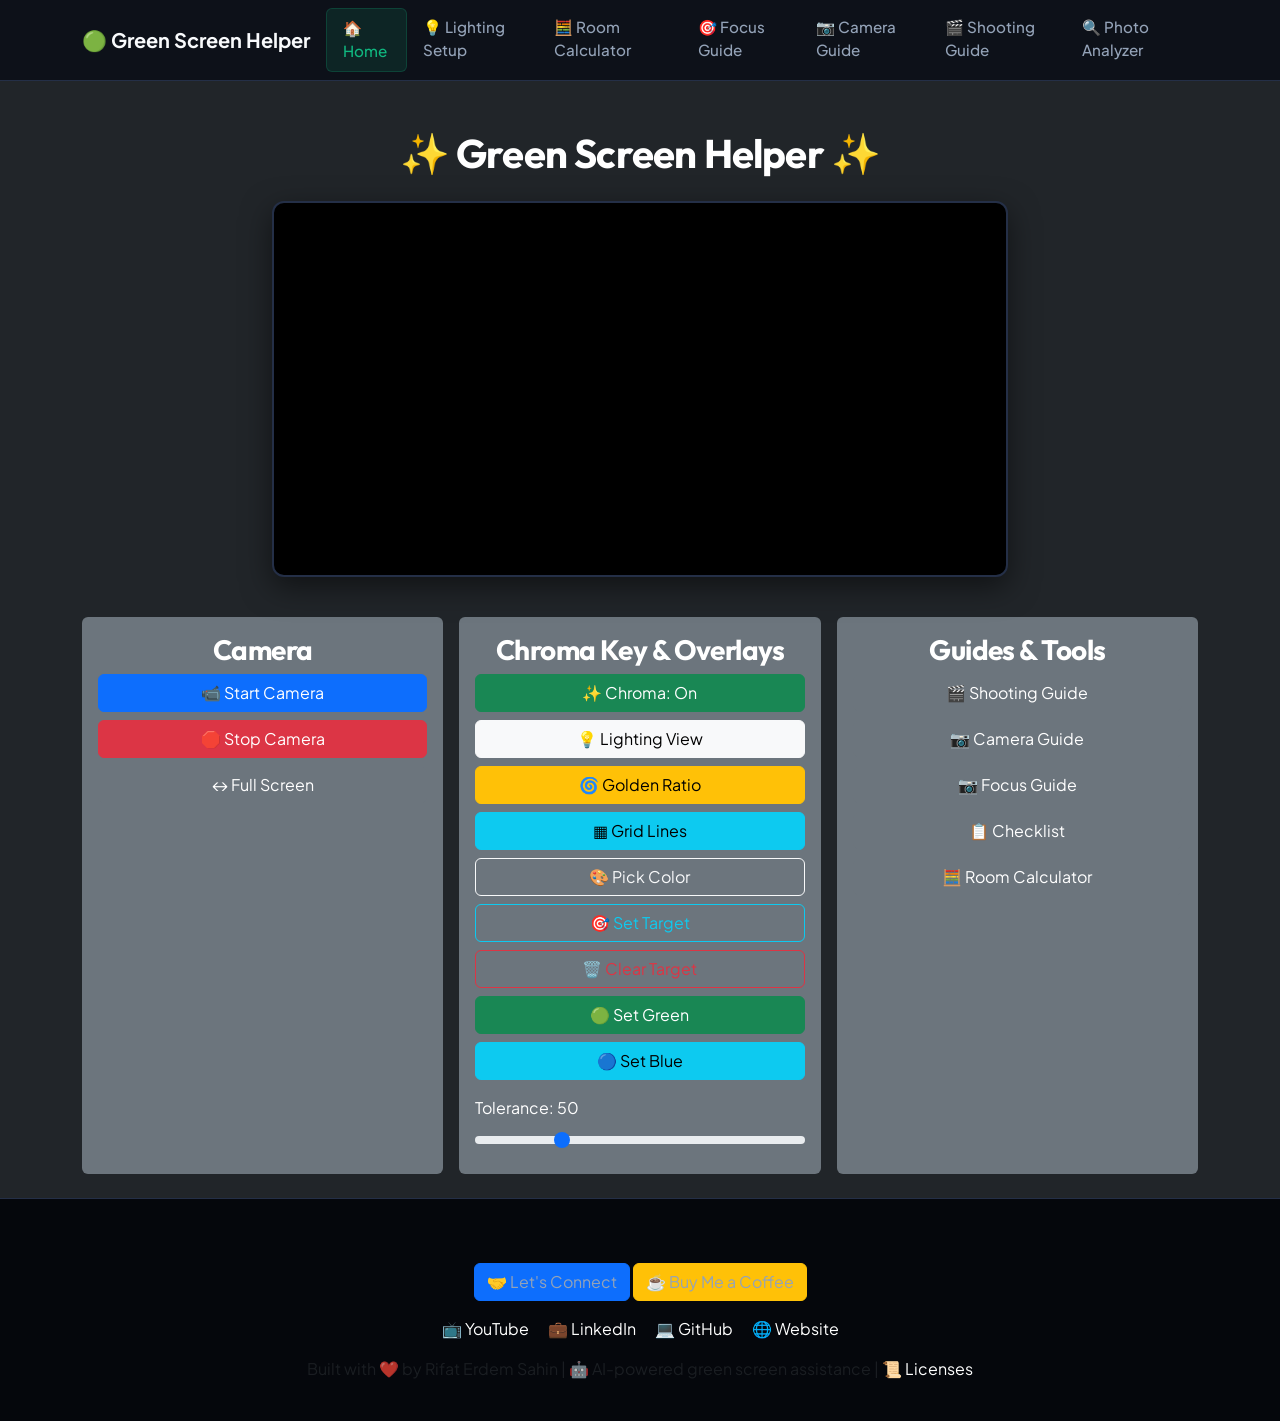
<file: index.html>
<!DOCTYPE html>
<html lang="en">
<head>
    <meta charset="UTF-8">
    <meta name="viewport" content="width=device-width, initial-scale=1.0">
    <title>Green Screen Helper | Perfect Chroma Keying</title>
    <meta name="description" content="An interactive tool to help you set up the perfect green screen or blue screen by visualizing your chroma key in real-time. Adjust tolerance, pick colors, and get guides for camera and lighting setup.">
    <link rel="icon" type="image/svg+xml" href="favicon.svg">
    <!-- Bootstrap CSS -->
    <link href="https://cdn.jsdelivr.net/npm/bootstrap@5.3.0/dist/css/bootstrap.min.css" rel="stylesheet">
    <link rel="stylesheet" href="style.css">
</head>
<body class="bg-dark text-white">
    <!-- Navigation Navbar -->
    <nav class="navbar navbar-expand-lg navbar-dark navbar-custom sticky-top mb-4">
        <div class="container">
            <a class="navbar-brand fw-bold" href="index.html">
                🟢 Green Screen Helper
            </a>
            <button class="navbar-toggler" type="button" data-bs-toggle="collapse" data-bs-target="#navbarNav" aria-controls="navbarNav" aria-expanded="false" aria-label="Toggle navigation">
                <span class="navbar-toggler-icon"></span>
            </button>
            <div class="collapse navbar-collapse" id="navbarNav">
                <ul class="navbar-nav ms-auto">
                    <li class="nav-item">
                        <a class="nav-link active" href="index.html">🏠 Home</a>
                    </li>
                    <li class="nav-item">
                        <a class="nav-link" href="lighting.html">💡 Lighting Setup</a>
                    </li>
                    <li class="nav-item">
                        <a class="nav-link" href="calculator.html">🧮 Room Calculator</a>
                    </li>
                    <li class="nav-item">
                        <a class="nav-link" href="camera-focus-guide.html">🎯 Focus Guide</a>
                    </li>
                    <li class="nav-item">
                        <a class="nav-link" href="camera-guide.html">📷 Camera Guide</a>
                    </li>
                    <li class="nav-item">
                        <a class="nav-link" href="shooting-guide.html">🎬 Shooting Guide</a>
                    </li>
                    <li class="nav-item">
                        <a class="nav-link" href="analyzer.html">🔍 Photo Analyzer</a>
                    </li>
                </ul>
            </div>
        </div>
    </nav>
    <div class="container">
        <h1 class="text-center my-4">✨ Green Screen Helper ✨</h1>
        <div class="row justify-content-center">
            <div class="col-lg-8">
                <div class="video-container position-relative p-0">
                    <video id="video" class="w-100" autoplay playsinline></video>
                    <canvas id="canvas" class="position-absolute top-0 start-0 w-100"></canvas>
                </div>
            </div>
        </div>

        <div class="row justify-content-center my-4 g-3">
            <div class="col-md-4">
                <div class="control-group p-3 rounded bg-secondary h-100">
                    <h3 class="text-center">Camera</h3>
                    <div class="d-grid gap-2">
                        <button id="start-button" class="btn btn-primary">📹 Start Camera</button>
                        <button id="stop-button" class="btn btn-danger">🛑 Stop Camera</button>
                        <button id="fullscreen-button" class="btn btn-secondary">↔️ Full Screen</button>
                    </div>
                </div>
            </div>
            <div class="col-md-4">
                <div class="control-group p-3 rounded bg-secondary h-100">
                    <h3 class="text-center">Chroma Key & Overlays</h3>
                    <div class="d-grid gap-2">
                        <button id="toggle-chroma-button" class="btn btn-success">✨ Chroma: On</button>
                        <button id="lighting-view-button" class="btn btn-light">💡 Lighting View</button>
                        <button id="golden-ratio-button" class="btn btn-warning">🌀 Golden Ratio</button>
                        <button id="grid-lines-button" class="btn btn-info">▦ Grid Lines</button>
                        <button id="pick-color-button" class="btn btn-outline-light">🎨 Pick Color</button>
                        <button id="set-target-button" class="btn btn-outline-info">🎯 Set Target</button>
                        <button id="clear-target-button" class="btn btn-outline-danger">🗑️ Clear Target</button>
                        <button id="set-green-button" class="btn btn-success">🟢 Set Green</button>
                        <button id="set-blue-button" class="btn btn-info">🔵 Set Blue</button>
                    </div>
                    <div class="tolerance-container mt-3">
                        <label for="tolerance" class="form-label">Tolerance: <span id="tolerance-value">50</span></label>
                        <input type="range" id="tolerance" class="form-range" min="0" max="200" value="50">
                    </div>
                </div>
            </div>
            <div class="col-md-4">
                <div class="control-group p-3 rounded bg-secondary h-100">
                    <h3 class="text-center">Guides & Tools</h3>
                    <div class="d-grid gap-2">
                        <button class="btn btn-secondary" data-bs-toggle="modal" data-bs-target="#shooting-guide-modal">🎬 Shooting Guide</button>
                        <button class="btn btn-secondary" data-bs-toggle="modal" data-bs-target="#camera-guide-modal">📷 Camera Guide</button>
                        <a href="camera-focus-guide.html" class="btn btn-secondary">📷 Focus Guide</a>
                        <button class="btn btn-secondary" data-bs-toggle="modal" data-bs-target="#checklist-modal">📋 Checklist</button>
                        <a href="calculator.html" class="btn btn-secondary">🧮 Room Calculator</a>
                    </div>
                </div>
            </div>
        </div>
    </div>

    <!-- Shooting Guide Modal -->
    <div class="modal fade" id="shooting-guide-modal" tabindex="-1" aria-labelledby="shootingGuideLabel" aria-hidden="true">
        <div class="modal-dialog modal-lg modal-dialog-centered">
            <div class="modal-content bg-secondary text-white">
                <div class="modal-header">
                    <h5 class="modal-title" id="shootingGuideLabel">🎬 Green Screen Shooting Guide</h5>
                    <button type="button" class="btn-close btn-close-white" data-bs-dismiss="modal" aria-label="Close"></button>
                </div>
                <div class="modal-body">
                    <p>A good green screen effect starts with a good recording environment. Follow these steps to ensure the best results.</p>
                    <h2>Camera Setup</h2>
                    <ol>
                        <li><strong>Manual Focus:</strong> Avoid auto-focus. Set the focus manually on your subject to prevent the camera from refocusing on the green screen.</li>
                        <li><strong>Manual Exposure:</strong> Set the exposure manually. Auto-exposure can cause the brightness of the green screen to change, which will make keying difficult.</li>
                        <li><strong>Shutter Speed:</strong> Use a shutter speed that is double your frame rate. For example, if you are shooting at 30fps, use a shutter speed of 1/60. This will minimize motion blur.</li>
                        <li><strong>Aperture:</strong> Use a wider aperture (lower f-stop number) to create a shallow depth of field. This will help to blur the green screen and make it easier to key.</li>
                        <li><strong>ISO:</strong> Keep the ISO as low as possible to reduce noise.</li>
                        <li><strong>White Balance:</strong> Set the white balance manually to match your lighting.</li>
                    </ol>
                    <h2>Lighting Setup</h2>
                    <ol>
                        <li><strong>Even Lighting:</strong> The most important thing is to light your green screen evenly. There should be no shadows or hot spots.</li>
                        <li><strong>Separate Lighting:</strong> Use separate lights for your subject and your green screen. This will give you more control over the lighting.</li>
                        <li><strong>Backlight:</strong> Use a backlight on your subject to create separation from the green screen. This will help to prevent "spill" (green light reflecting off the screen onto your subject).</li>
                        <li><strong>Soft Light:</strong> Use soft, diffused light on your green screen. This will help to create an even, consistent color.</li>
                    </ol>
                </div>
            </div>
        </div>
    </div>

    <!-- Camera Guide Modal -->
    <div class="modal fade" id="camera-guide-modal" tabindex="-1" aria-labelledby="cameraGuideLabel" aria-hidden="true">
        <div class="modal-dialog modal-lg modal-dialog-centered">
            <div class="modal-content bg-secondary text-white">
                <div class="modal-header">
                    <h5 class="modal-title" id="cameraGuideLabel">📷 Camera & Lens Guide</h5>
                    <button type="button" class="btn-close btn-close-white" data-bs-dismiss="modal" aria-label="Close"></button>
                </div>
                <div class="modal-body">
                    <h2>Sony ZV-1 Sample Settings</h2>
                    <p>These are recommended starting points for a Sony ZV-1 camera for green screen recording.</p>
                    <ul>
                        <li><strong>Mode:</strong> Manual (M)</li>
                        <li><strong>Aperture:</strong> f/2.8 or lower (to blur the background)</li>
                        <li><strong>ISO:</strong> 100-400 (as low as possible)</li>
                        <li><strong>Shutter Speed:</strong> 1/60 (for 30fps) or 1/50 (for 24fps)</li>
                        <li><strong>Picture Profile:</strong> PP8 (S-Log3) or Cine4. If using S-Log, you will need to color grade your footage. For a simpler workflow, use a more standard profile with saturation slightly increased.</li>
                        <li><strong>Focus:</strong> Manual Focus (MF)</li>
                        <li><strong>White Balance:</strong> Custom, set to your lighting.</li>
                    </ul>
                </div>
            </div>
        </div>
    </div>

    <!-- Checklist Modal -->
    <div class="modal fade" id="checklist-modal" tabindex="-1" aria-labelledby="checklistLabel" aria-hidden="true">
        <div class="modal-dialog modal-dialog-centered">
            <div class="modal-content bg-secondary text-white">
                <div class="modal-header">
                    <h5 class="modal-title" id="checklistLabel">📋 Green Screen Checklist</h5>
                    <button type="button" class="btn-close btn-close-white" data-bs-dismiss="modal" aria-label="Close"></button>
                </div>
                <div class="modal-body">
                    <ul class="list-unstyled">
                        <li><input type="checkbox" class="form-check-input"> Green screen is smooth and free of wrinkles.</li>
                        <li><input type="checkbox" class="form-check-input"> Green screen is evenly lit.</li>
                        <li><input type="checkbox" class="form-check-input"> Subject is far enough from the green screen to avoid shadows and spill.</li>
                        <li><input type="checkbox" class="form-check-input"> Camera is set to manual focus.</li>
                        <li><input type="checkbox" class="form-check-input"> Camera is set to manual exposure.</li>
                        <li><input type="checkbox" class="form-check-input"> Shutter speed is double the frame rate.</li>
                        <li><input type="checkbox" class="form-check-input"> ISO is low.</li>
                        <li><input type="checkbox" class="form-check-input"> White balance is set correctly.</li>
                        <li><input type="checkbox" class="form-check-input"> There are no green objects on the subject.</li>
                        <li><input type="checkbox" class="form-check-input"> There are no reflective objects on the subject.</li>
                    </ul>
                </div>
            </div>
        </div>
    </div>

    <footer class="footer-custom">
        <div class="container text-center">
            <div class="support-buttons my-3">
                <a href="https://www.linkedin.com/in/rifaterdemsahin/" target="_blank" class="btn btn-primary">🤝 Let's Connect</a>
                <a href="https://buymeacoffee.com/rifaterdemsahin" target="_blank" class="btn btn-warning">☕ Buy Me a Coffee</a>
            </div>
            <div class="social-links my-3">
                <a href="https://www.youtube.com/@RifatErdemSahin" target="_blank" class="social-link text-white mx-2">📺 YouTube</a>
                <a href="https://www.linkedin.com/in/rifaterdemsahin/" target="_blank" class="social-link text-white mx-2">💼 LinkedIn</a>
                <a href="https://github.com/rifaterdemsahin/" target="_blank" class="social-link text-white mx-2">💻 GitHub</a>
                <a href="https://hello.rifaterdemsahin.com" target="_blank" class="social-link text-white mx-2">🌐 Website</a>
            </div>
            <p class="text-muted">Built with ❤️ by Rifat Erdem Sahin | 🤖 AI-powered green screen assistance | <a href="licenses.html" class="text-white">📜 Licenses</a></p>
        </div>
    </footer>

    <!-- Bootstrap JS -->
    <script src="https://cdn.jsdelivr.net/npm/bootstrap@5.3.0/dist/js/bootstrap.bundle.min.js"></script>
    <script src="script.js"></script>
</body>
</html>
</file>
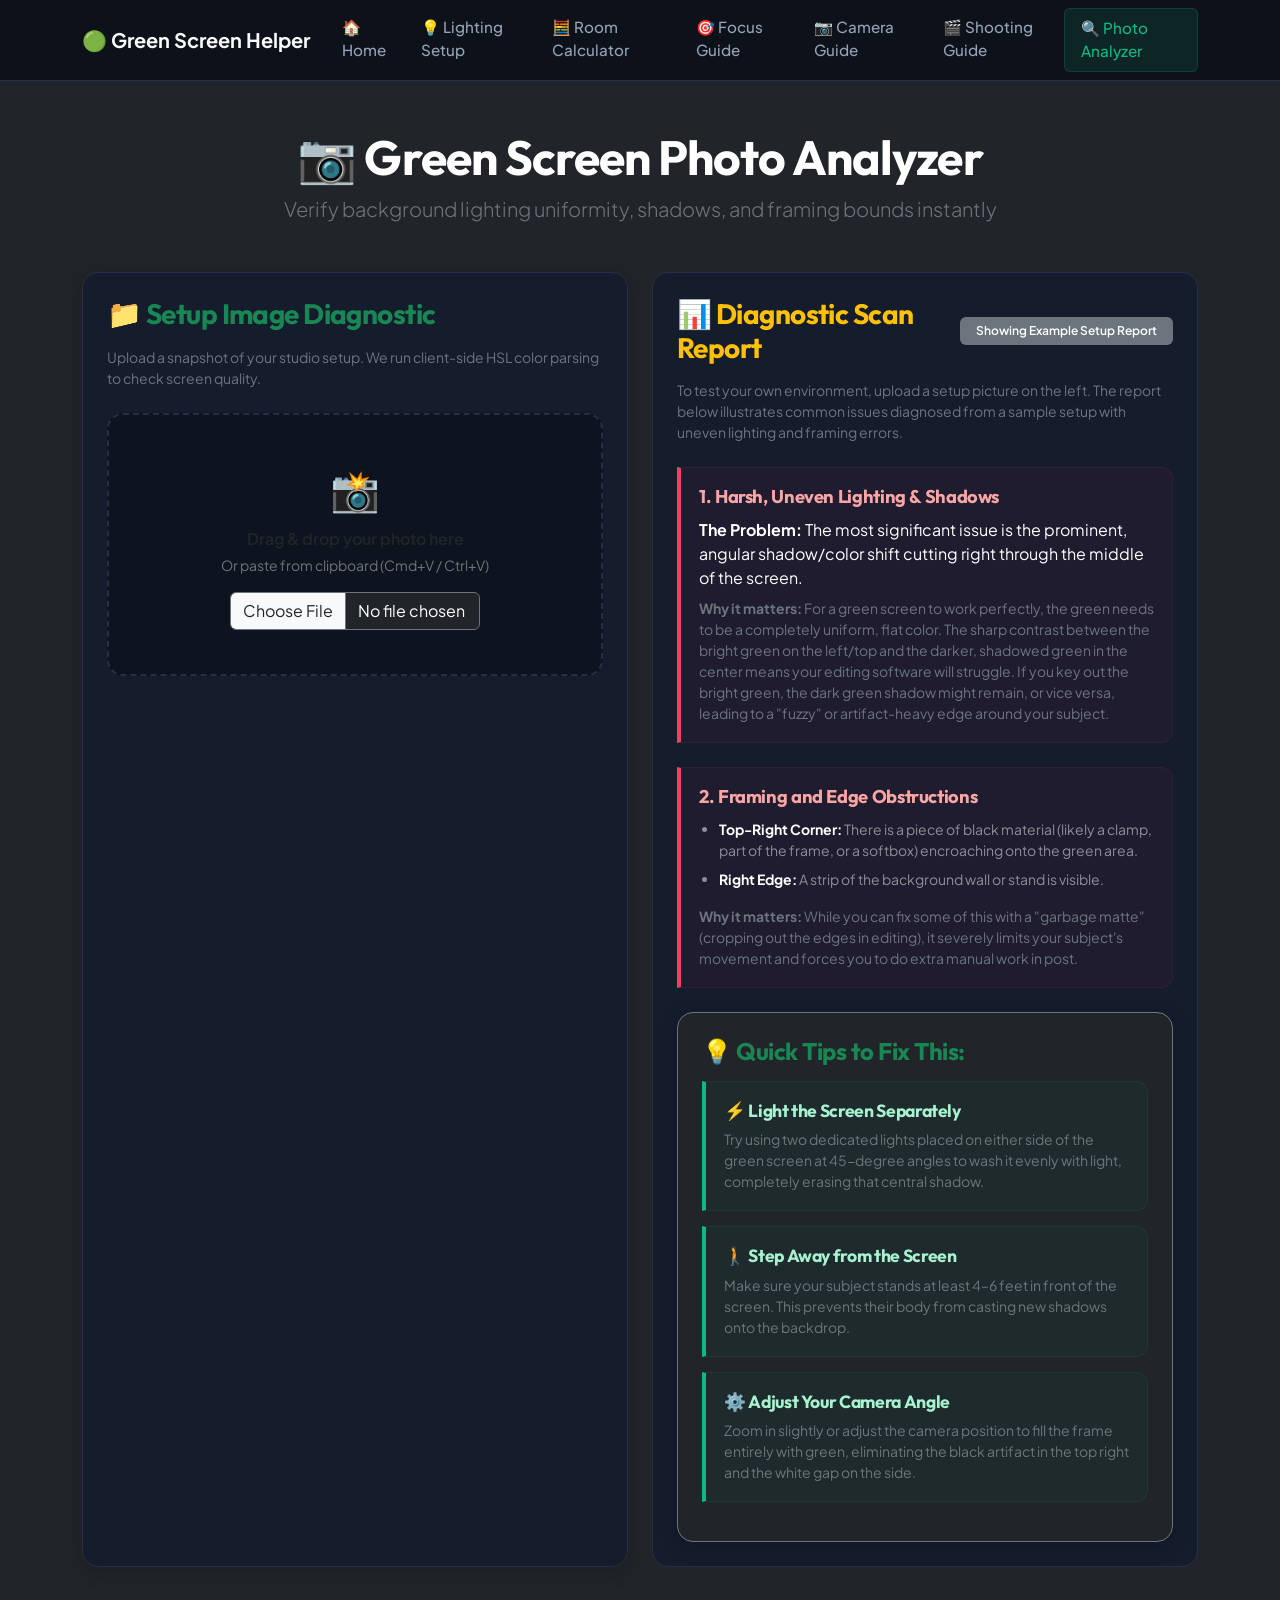
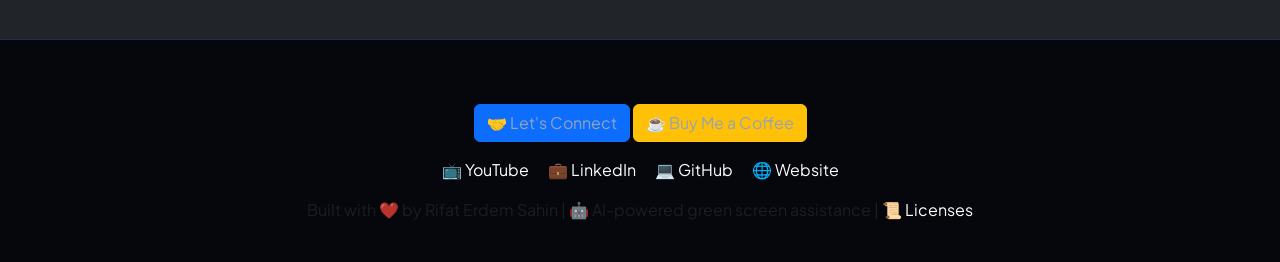
<file: analyzer.html>
<!DOCTYPE html>
<html lang="en">
<head>
    <meta charset="UTF-8">
    <meta name="viewport" content="width=device-width, initial-scale=1.0">
    <title>Client-Side Green Screen Photo Analyzer | Green Screen Helper</title>
    <meta name="description" content="Upload a photo of your green screen setup. Run a client-side scan to detect wrinkles, shadows, hotspots, and framing edge obstructions with instant visual feedback and step-by-step tips.">
    <link rel="icon" type="image/svg+xml" href="favicon.svg">
    <!-- Bootstrap CSS -->
    <link href="https://cdn.jsdelivr.net/npm/bootstrap@5.3.0/dist/css/bootstrap.min.css" rel="stylesheet">
    <link rel="stylesheet" href="style.css">
    <style>
        .analyzer-preview-box {
            background: #0d131f;
            border: 2px dashed var(--border-color);
            border-radius: 16px;
            padding: 20px;
            text-align: center;
            position: relative;
            min-height: 250px;
            display: flex;
            flex-direction: column;
            justify-content: center;
            align-items: center;
            overflow: hidden;
            transition: all 0.3s ease;
        }

        .analyzer-preview-box.dragover {
            border-color: var(--primary-neon);
            background: rgba(16, 185, 129, 0.05);
        }

        #analysis-canvas {
            max-width: 100%;
            max-height: 480px;
            border-radius: 8px;
            box-shadow: 0 8px 24px rgba(0,0,0,0.5);
            display: none;
        }

        .stat-card {
            background: rgba(21, 28, 44, 0.6);
            border: 1px solid var(--border-color);
            border-radius: 12px;
            padding: 15px;
            text-align: center;
            transition: all 0.2s ease;
        }

        .stat-card:hover {
            border-color: rgba(255, 255, 255, 0.15);
        }

        .stat-value {
            font-size: 1.75rem;
            font-weight: 700;
            font-family: 'Outfit', sans-serif;
        }

        .diagnostic-card {
            background-color: var(--bg-card);
            border: 1px solid var(--border-color);
            border-radius: 16px;
            padding: 24px;
        }

        .issue-card {
            background: rgba(244, 63, 94, 0.04);
            border-left: 4px solid var(--red-neon);
            border-radius: 0 12px 12px 0;
            padding: 18px;
            margin-bottom: 24px;
            border-top: 1px solid rgba(244, 63, 94, 0.1);
            border-right: 1px solid rgba(244, 63, 94, 0.1);
            border-bottom: 1px solid rgba(244, 63, 94, 0.1);
        }

        .issue-title {
            color: #fca5a5;
            font-weight: 700;
            font-size: 1.15rem;
            margin-bottom: 10px;
        }

        .tip-card {
            background: rgba(16, 185, 129, 0.04);
            border-left: 4px solid var(--primary-neon);
            border-radius: 0 12px 12px 0;
            padding: 18px;
            margin-bottom: 15px;
            border-top: 1px solid rgba(16, 185, 129, 0.1);
            border-right: 1px solid rgba(16, 185, 129, 0.1);
            border-bottom: 1px solid rgba(16, 185, 129, 0.1);
        }

        .tip-title {
            color: #a7f3d0;
            font-weight: 700;
            font-size: 1.1rem;
            margin-bottom: 8px;
        }

        .btn-toggle-view {
            padding: 0.4rem 0.8rem;
            font-size: 0.85rem;
            font-weight: 600;
            border-radius: 6px;
            transition: all 0.2s ease;
        }

        .legend-dot {
            width: 12px;
            height: 12px;
            border-radius: 50%;
            display: inline-block;
            margin-right: 6px;
        }
    </style>
</head>
<body class="bg-dark text-white">
    <!-- Navigation Navbar -->
    <nav class="navbar navbar-expand-lg navbar-dark navbar-custom sticky-top mb-4">
        <div class="container">
            <a class="navbar-brand fw-bold" href="index.html">
                🟢 Green Screen Helper
            </a>
            <button class="navbar-toggler" type="button" data-bs-toggle="collapse" data-bs-target="#navbarNav" aria-controls="navbarNav" aria-expanded="false" aria-label="Toggle navigation">
                <span class="navbar-toggler-icon"></span>
            </button>
            <div class="collapse navbar-collapse" id="navbarNav">
                <ul class="navbar-nav ms-auto">
                    <li class="nav-item">
                        <a class="nav-link" href="index.html">🏠 Home</a>
                    </li>
                    <li class="nav-item">
                        <a class="nav-link" href="lighting.html">💡 Lighting Setup</a>
                    </li>
                    <li class="nav-item">
                        <a class="nav-link" href="calculator.html">🧮 Room Calculator</a>
                    </li>
                    <li class="nav-item">
                        <a class="nav-link" href="camera-focus-guide.html">🎯 Focus Guide</a>
                    </li>
                    <li class="nav-item">
                        <a class="nav-link" href="camera-guide.html">📷 Camera Guide</a>
                    </li>
                    <li class="nav-item">
                        <a class="nav-link" href="shooting-guide.html">🎬 Shooting Guide</a>
                    </li>
                    <li class="nav-item">
                        <a class="nav-link active" href="analyzer.html">🔍 Photo Analyzer</a>
                    </li>
                </ul>
            </div>
        </div>
    </nav>

    <div class="container my-4">
        <div class="text-center mb-5">
            <h1 class="display-5 text-success-custom fw-bold mb-2">📷 Green Screen Photo Analyzer</h1>
            <p class="lead text-secondary">Verify background lighting uniformity, shadows, and framing bounds instantly</p>
        </div>

        <div class="row g-4">
            <!-- Left Side: Interactive Upload & Canvas Viewer -->
            <div class="col-lg-6">
                <div class="card card-custom p-4 h-100">
                    <h3 class="mb-3 text-success">📁 Setup Image Diagnostic</h3>
                    <p class="text-secondary small mb-4">Upload a snapshot of your studio setup. We run client-side HSL color parsing to check screen quality.</p>
                    
                    <!-- File Drag Area -->
                    <div class="analyzer-preview-box mb-3" id="drop-zone">
                        <div id="upload-placeholder" class="text-center p-4">
                            <span class="fs-1 d-block mb-2">📸</span>
                            <span class="d-block fw-semibold mb-1">Drag & drop your photo here</span>
                            <span class="text-secondary small d-block mb-3">Or paste from clipboard (Cmd+V / Ctrl+V)</span>
                            <input class="form-control bg-dark text-white border-secondary" type="file" id="image-upload" accept="image/*" style="max-width: 250px; margin: 0 auto;">
                        </div>
                        <canvas id="analysis-canvas"></canvas>
                    </div>

                    <!-- Canvas Toggle controls -->
                    <div id="view-controls" class="d-flex justify-content-between align-items-center mb-4 p-2 bg-dark rounded border border-secondary" style="display: none !important;">
                        <span class="small text-secondary fw-semibold ps-2">Visualizer View Mode:</span>
                        <div>
                            <button class="btn btn-outline-success btn-toggle-view me-2 active" id="btn-show-overlay">🟢 Diagnostic Heatmap</button>
                            <button class="btn btn-outline-secondary btn-toggle-view" id="btn-show-original">🖼️ Raw Photo</button>
                        </div>
                    </div>

                    <!-- Crop Feature Card -->
                    <div class="card p-3 mb-4" id="crop-controls-card" style="display: none; background: rgba(30, 41, 59, 0.4); border: 1px solid rgba(59, 130, 246, 0.3); border-radius: 12px;">
                        <div class="d-flex justify-content-between align-items-center mb-3">
                            <h5 class="mb-0 text-info fw-bold" style="font-size: 0.95rem;">✂️ Crop & Refine Active Area</h5>
                            <button class="btn btn-sm btn-outline-info" id="btn-toggle-crop-outline" style="font-size: 0.75rem;">Enable Crop Box</button>
                        </div>
                        
                        <div id="crop-sliders-section" style="display: none;">
                            <p class="text-secondary small mb-3" style="font-size: 0.8rem; line-height: 1.3;">Adjust sliders to exclude lights, stands, or walls, then apply to re-evaluate the selected green screen zone.</p>
                            
                            <!-- Left Crop -->
                            <div class="mb-2">
                                <label for="crop-left" class="form-label d-flex justify-content-between small mb-1" style="font-size: 0.8rem;">
                                    <span>Left Margin:</span>
                                    <span class="text-info fw-bold" id="crop-left-val">0%</span>
                                </label>
                                <input type="range" class="form-range" id="crop-left" min="0" max="45" value="0">
                            </div>

                            <!-- Right Crop -->
                            <div class="mb-2">
                                <label for="crop-right" class="form-label d-flex justify-content-between small mb-1" style="font-size: 0.8rem;">
                                    <span>Right Margin:</span>
                                    <span class="text-info fw-bold" id="crop-right-val">0%</span>
                                </label>
                                <input type="range" class="form-range" id="crop-right" min="0" max="45" value="0">
                            </div>

                            <!-- Top Crop -->
                            <div class="mb-2">
                                <label for="crop-top" class="form-label d-flex justify-content-between small mb-1" style="font-size: 0.8rem;">
                                    <span>Top Margin:</span>
                                    <span class="text-info fw-bold" id="crop-top-val">0%</span>
                                </label>
                                <input type="range" class="form-range" id="crop-top" min="0" max="45" value="0">
                            </div>

                            <!-- Bottom Crop -->
                            <div class="mb-3">
                                <label for="crop-bottom" class="form-label d-flex justify-content-between small mb-1" style="font-size: 0.8rem;">
                                    <span>Bottom Margin:</span>
                                    <span class="text-info fw-bold" id="crop-bottom-val">0%</span>
                                </label>
                                <input type="range" class="form-range" id="crop-bottom" min="0" max="45" value="0">
                            </div>

                            <div class="row g-2">
                                <div class="col-6">
                                    <button class="btn btn-info btn-sm w-100 fw-bold text-dark" id="btn-apply-crop" style="font-size: 0.8rem;">Apply Crop Filter</button>
                                </div>
                                <div class="col-6">
                                    <button class="btn btn-outline-secondary btn-sm w-100" id="btn-reset-crop" style="font-size: 0.8rem;">Reset to Full</button>
                                </div>
                            </div>
                        </div>
                    </div>

                    <!-- Map Overlay Legend -->
                    <div id="analysis-legend" class="p-3 mb-4 bg-dark rounded border border-secondary" style="display: none;">
                        <h6 class="small fw-bold text-secondary mb-2">Heatmap Overlay Legend:</h6>
                        <div class="row g-2 text-start small">
                            <div class="col-6">
                                <span class="legend-dot" style="background-color: rgba(21, 128, 61, 0.95);"></span>
                                <span>Ideal Green Screen Zone</span>
                            </div>
                            <div class="col-6">
                                <span class="legend-dot" style="background-color: #f43f5e;"></span>
                                <span>Hotspot (Overexposure)</span>
                            </div>
                            <div class="col-12">
                                <span class="legend-dot" style="background-color: #0ea5e9;"></span>
                                <span>Shadow / Wrinkle / Folds</span>
                            </div>
                            <div class="col-12 mt-2 pt-2 border-top border-secondary">
                                <span class="small fw-semibold text-secondary d-block mb-1">Green Lightness Contours (Where Green Changes):</span>
                                <div class="d-flex justify-content-between text-center font-monospace" style="font-size: 8px;">
                                    <div class="px-1 py-1 rounded text-white" style="background-color: #104420; width: 19%;">Dark (&lt;40%)</div>
                                    <div class="px-1 py-1 rounded text-white" style="background-color: #166534; width: 19%;">Med-Dark</div>
                                    <div class="px-1 py-1 rounded text-white" style="background-color: #15803d; width: 19%;">Ideal (60%)</div>
                                    <div class="px-1 py-1 rounded text-dark" style="background-color: #22c55e; width: 19%;">Med-Light</div>
                                    <div class="px-1 py-1 rounded text-dark" style="background-color: #4ade80; width: 19%;">Light (&gt;74%)</div>
                                </div>
                            </div>
                        </div>
                    </div>

                    <!-- Diagnostic Numeric Cards -->
                    <div id="analysis-stats" class="row g-3" style="display: none;">
                        <div class="col-6 col-md-3">
                            <div class="stat-card">
                                <span class="d-block text-secondary small mb-1">Uniformity</span>
                                <span class="stat-value text-success" id="stat-uniformity">-%</span>
                            </div>
                        </div>
                        <div class="col-6 col-md-3">
                            <div class="stat-card">
                                <span class="d-block text-secondary small mb-1">Hotspots</span>
                                <span class="stat-value text-warning" id="stat-hotspots">-%</span>
                            </div>
                        </div>
                        <div class="col-6 col-md-3">
                            <div class="stat-card">
                                <span class="d-block text-secondary small mb-1">Shadows</span>
                                <span class="stat-value text-danger" id="stat-shadows">-%</span>
                            </div>
                        </div>
                        <div class="col-6 col-md-3">
                            <div class="stat-card">
                                <span class="d-block text-secondary small mb-1">Obstructions</span>
                                <span class="stat-value text-info" id="stat-edges">No</span>
                            </div>
                        </div>
                    </div>
                </div>
            </div>

            <!-- Right Side: Detailed Diagnostic Panel -->
            <div class="col-lg-6">
                <div class="diagnostic-card h-100">
                    <div class="d-flex justify-content-between align-items-center mb-3">
                        <h3 class="mb-0 text-warning">📊 Diagnostic Scan Report</h3>
                        <span class="badge bg-secondary px-3 py-2 fw-semibold" id="report-type-badge">Showing Example Setup Report</span>
                    </div>
                    
                    <p class="text-secondary small mb-4" id="report-status-desc">
                        To test your own environment, upload a setup picture on the left. The report below illustrates common issues diagnosed from a sample setup with uneven lighting and framing errors.
                    </p>

                    <!-- Analysis Output Container -->
                    <div id="report-output">
                        <!-- 1. Lighting Issues Section -->
                        <div class="issue-card" id="issue-lighting-container">
                            <h4 class="issue-title">1. Harsh, Uneven Lighting & Shadows</h4>
                            <p class="mb-2"><strong>The Problem:</strong> <span id="issue-lighting-desc">The most significant issue is the prominent, angular shadow/color shift cutting right through the middle of the screen.</span></p>
                            <p class="mb-0 text-secondary small">
                                <strong>Why it matters:</strong> For a green screen to work perfectly, the green needs to be a completely uniform, flat color. The sharp contrast between the bright green on the left/top and the darker, shadowed green in the center means your editing software will struggle. If you key out the bright green, the dark green shadow might remain, or vice versa, leading to a "fuzzy" or artifact-heavy edge around your subject.
                            </p>
                        </div>

                        <!-- 2. Framing & Edge Issues Section -->
                        <div class="issue-card" id="issue-framing-container">
                            <h4 class="issue-title">2. Framing and Edge Obstructions</h4>
                            <ul class="mb-3 small text-white-50" style="padding-left: 1.25rem;" id="issue-framing-list">
                                <li class="mb-2"><strong class="text-white">Top-Right Corner:</strong> There is a piece of black material (likely a clamp, part of the frame, or a softbox) encroaching onto the green area.</li>
                                <li><strong class="text-white">Right Edge:</strong> A strip of the background wall or stand is visible.</li>
                            </ul>
                            <p class="mb-0 text-secondary small">
                                <strong>Why it matters:</strong> While you can fix some of this with a "garbage matte" (cropping out the edges in editing), it severely limits your subject's movement and forces you to do extra manual work in post.
                            </p>
                        </div>

                        <!-- 3. Corrective Tips Section -->
                        <div class="card card-custom p-4 bg-dark border-secondary">
                            <h4 class="text-success mb-3">💡 Quick Tips to Fix This:</h4>
                            
                            <div class="tip-card">
                                <h5 class="tip-title">⚡ Light the Screen Separately</h5>
                                <p class="mb-0 text-secondary small">
                                    Try using two dedicated lights placed on either side of the green screen at 45-degree angles to wash it evenly with light, completely erasing that central shadow.
                                </p>
                            </div>

                            <div class="tip-card">
                                <h5 class="tip-title">🚶 Step Away from the Screen</h5>
                                <p class="mb-0 text-secondary small">
                                    Make sure your subject stands at least 4–6 feet in front of the screen. This prevents their body from casting new shadows onto the backdrop.
                                </p>
                            </div>

                            <div class="tip-card">
                                <h5 class="tip-title">⚙️ Adjust Your Camera Angle</h5>
                                <p class="mb-0 text-secondary small">
                                    Zoom in slightly or adjust the camera position to fill the frame entirely with green, eliminating the black artifact in the top right and the white gap on the side.
                                </p>
                            </div>
                        </div>
                    </div>
                </div>
            </div>
        </div>
    </div>

    <!-- Footer -->
    <footer class="footer-custom mt-5">
        <div class="container text-center">
            <div class="support-buttons my-3">
                <a href="https://www.linkedin.com/in/rifaterdemsahin/" target="_blank" class="btn btn-primary">🤝 Let's Connect</a>
                <a href="https://buymeacoffee.com/rifaterdemsahin" target="_blank" class="btn btn-warning">☕ Buy Me a Coffee</a>
            </div>
            <div class="social-links my-3">
                <a href="https://www.youtube.com/@RifatErdemSahin" target="_blank" class="social-link text-white mx-2">📺 YouTube</a>
                <a href="https://www.linkedin.com/in/rifaterdemsahin/" target="_blank" class="social-link text-white mx-2">💼 LinkedIn</a>
                <a href="https://github.com/rifaterdemsahin/" target="_blank" class="social-link text-white mx-2">💻 GitHub</a>
                <a href="https://hello.rifaterdemsahin.com" target="_blank" class="social-link text-white mx-2">🌐 Website</a>
            </div>
            <p class="text-muted">Built with ❤️ by Rifat Erdem Sahin | 🤖 AI-powered green screen assistance | <a href="licenses.html" class="text-white">📜 Licenses</a></p>
        </div>
    </footer>

    <!-- Bootstrap JS -->
    <script src="https://cdn.jsdelivr.net/npm/bootstrap@5.3.0/dist/js/bootstrap.bundle.min.js"></script>

    <script>
        const dropZone = document.getElementById('drop-zone');
        const imageUpload = document.getElementById('image-upload');
        const canvas = document.getElementById('analysis-canvas');
        const placeholder = document.getElementById('upload-placeholder');
        
        const viewControls = document.getElementById('view-controls');
        const btnShowOverlay = document.getElementById('btn-show-overlay');
        const btnShowOriginal = document.getElementById('btn-show-original');
        const legendContainer = document.getElementById('analysis-legend');
        const statsContainer = document.getElementById('analysis-stats');

        const statUniformity = document.getElementById('stat-uniformity');
        const statHotspots = document.getElementById('stat-hotspots');
        const statShadows = document.getElementById('stat-shadows');
        const statEdges = document.getElementById('stat-edges');

        const reportTypeBadge = document.getElementById('report-type-badge');
        const reportStatusDesc = document.getElementById('report-status-desc');
        const issueLightingContainer = document.getElementById('issue-lighting-container');
        const issueLightingDesc = document.getElementById('issue-lighting-desc');
        const issueFramingContainer = document.getElementById('issue-framing-container');
        const issueFramingList = document.getElementById('issue-framing-list');

        let rawImage = null; // Store original uploaded Image object
        let fullOriginalImage = null; // Backup of the full size uploaded image to reset crop selection
        let heatmapImageData = null; // Store computed heatmap pixels
        let originalImageData = null; // Store computed original pixels
        let activeViewMode = 'overlay'; // 'overlay' or 'original'
        let issueMarkers = []; // Dynamic markers pointing to problem locations

        let cropLeft = 0;
        let cropRight = 0;
        let cropTop = 0;
        let cropBottom = 0;
        let isCroppingActive = false;

        // Global Paste Event Listener
        window.addEventListener('paste', (e) => {
            const items = e.clipboardData.items;
            for (let i = 0; i < items.length; i++) {
                if (items[i].type.indexOf('image') !== -1) {
                    const blob = items[i].getAsFile();
                    handleImageFile(blob);
                    
                    // Provide visual feedback for pasting
                    reportTypeBadge.textContent = "Clipboard Image Pasted";
                    reportTypeBadge.className = "badge bg-info px-3 py-2 fw-semibold";
                    break;
                }
            }
        });

        // Drag & Drop event bindings
        ['dragenter', 'dragover'].forEach(eventName => {
            dropZone.addEventListener(eventName, (e) => {
                e.preventDefault();
                dropZone.classList.add('dragover');
            }, false);
        });

        ['dragleave', 'drop'].forEach(eventName => {
            dropZone.addEventListener(eventName, (e) => {
                e.preventDefault();
                dropZone.classList.remove('dragover');
            }, false);
        });

        dropZone.addEventListener('drop', (e) => {
            const dt = e.dataTransfer;
            const files = dt.files;
            if (files.length > 0) {
                imageUpload.files = files;
                handleImageFile(files[0]);
            }
        });

        imageUpload.addEventListener('change', (e) => {
            if (e.target.files.length > 0) {
                handleImageFile(e.target.files[0]);
            }
        });

        function handleImageFile(file) {
            if (!file) return;
            const reader = new FileReader();
            reader.onload = function(event) {
                rawImage = new Image();
                rawImage.onload = function() {
                    // Backup original full image to allow resetting the crop region later
                    fullOriginalImage = rawImage;
                    
                    // Reset crop status
                    cropLeft = 0;
                    cropRight = 0;
                    cropTop = 0;
                    cropBottom = 0;
                    isCroppingActive = false;
                    document.getElementById('btn-toggle-crop-outline').textContent = 'Enable Crop Box';
                    document.getElementById('btn-toggle-crop-outline').className = 'btn btn-sm btn-outline-info';
                    document.getElementById('crop-sliders-section').style.display = 'none';

                    processUploadedImage();
                };
                rawImage.src = event.target.result;
            };
            reader.readAsDataURL(file);
        }

        function processUploadedImage() {
            // Setup canvas size, downscale if too large
            const maxDimension = 650;
            let width = rawImage.width;
            let height = rawImage.height;
            
            if (width > maxDimension || height > maxDimension) {
                if (width > height) {
                    height = Math.round((height * maxDimension) / width);
                    width = maxDimension;
                } else {
                    width = Math.round((width * maxDimension) / height);
                    height = maxDimension;
                }
            }

            canvas.width = width;
            canvas.height = height;
            
            const ctx = canvas.getContext('2d');
            ctx.drawImage(rawImage, 0, 0, width, height);

            // Fetch and clone image pixels
            const imgDataOrig = ctx.getImageData(0, 0, width, height);
            originalImageData = imgDataOrig;
            
            const imgDataOverlay = ctx.getImageData(0, 0, width, height);
            const data = imgDataOverlay.data;

            let totalGreenPixels = 0;
            let shadowsCount = 0;
            let hotspotsCount = 0;
            let goodGreenCount = 0;
            let greenBrightnesses = [];

            // Border analysis pixel grids
            let topRightObstruction = 0;
            let rightEdgeObstruction = 0;
            let leftEdgeObstruction = 0;
            let topEdgeObstruction = 0;

            let trTotal = 0, rTotal = 0, lTotal = 0, tTotal = 0;

            // Reset dynamic issue location markers
            issueMarkers = [];

            // Initialize 10x10 grids for spatial clustering of bad points
            const cols = 10;
            const rows = 10;
            const grid = Array.from({ length: cols }, () => 
                Array.from({ length: rows }, () => ({
                    shadowCount: 0,
                    hotspotCount: 0,
                    pixelCount: 0,
                    sumX: 0,
                    sumY: 0
                }))
            );

            for (let y = 0; y < height; y++) {
                for (let x = 0; x < width; x++) {
                    const idx = (y * width + x) * 4;
                    const r = data[idx];
                    const g = data[idx+1];
                    const b = data[idx+2];

                    const rNorm = r / 255;
                    const gNorm = g / 255;
                    const bNorm = b / 255;

                    const max = Math.max(rNorm, gNorm, bNorm);
                    const min = Math.min(rNorm, gNorm, bNorm);
                    let h, s, l = (max + min) / 2;

                    if (max === min) {
                        h = s = 0;
                    } else {
                        const d = max - min;
                        s = l > 0.5 ? d / (2 - max - min) : d / (max + min);
                        switch (max) {
                            case rNorm: h = (gNorm - bNorm) / d + (gNorm < bNorm ? 6 : 0); break;
                            case gNorm: h = (bNorm - rNorm) / d + 2; break;
                            case bNorm: h = (rNorm - gNorm) / d + 4; break;
                        }
                        h /= 6;
                    }

                    const hueDegrees = h * 360;
                    const isGreen = hueDegrees >= 80 && hueDegrees <= 165 && s > 0.15;

                    // Grid border checks for edge obstructions
                    // 1. Top-Right Corner (X > 80%, Y < 20%)
                    if (x > width * 0.8 && y < height * 0.20) {
                        trTotal++;
                        if (!isGreen || l < 0.22 || l > 0.85) topRightObstruction++;
                    }
                    // 2. Right Edge (X > 94%, Y between 10% and 90%)
                    if (x > width * 0.94 && y >= height * 0.1 && y <= height * 0.9) {
                        rTotal++;
                        if (!isGreen) rightEdgeObstruction++;
                    }
                    // 3. Left Edge (X < 6%, Y between 10% and 90%)
                    if (x < width * 0.06 && y >= height * 0.1 && y <= height * 0.9) {
                        lTotal++;
                        if (!isGreen) leftEdgeObstruction++;
                    }
                    // 4. Top Edge (Y < 6%, X between 10% and 90%)
                    if (y < height * 0.06 && x >= width * 0.1 && x <= width * 0.9) {
                        tTotal++;
                        if (!isGreen) topEdgeObstruction++;
                    }

                    // Determine grid cell index to plot coordinates
                    const cellX = Math.floor(x / (width / cols));
                    const cellY = Math.floor(y / (height / rows));
                    const clampedCX = Math.max(0, Math.min(cols - 1, cellX));
                    const clampedCY = Math.max(0, Math.min(rows - 1, cellY));
                    const cell = grid[clampedCX][clampedCY];
                    cell.pixelCount++;

                    if (isGreen) {
                        totalGreenPixels++;
                        greenBrightnesses.push(l * 100);

                        if (l < 0.28) {
                            shadowsCount++;
                            // Blue overlay highlight
                            data[idx] = 14;
                            data[idx+1] = 165;
                            data[idx+2] = 233;

                            cell.shadowCount++;
                            cell.sumX += x;
                            cell.sumY += y;
                        } else if (l > 0.82 || s < 0.25) {
                            hotspotsCount++;
                            // Red overlay highlight
                            data[idx] = 244;
                            data[idx+1] = 63;
                            data[idx+2] = 94;

                            cell.hotspotCount++;
                            cell.sumX += x;
                            cell.sumY += y;
                        } else {
                            goodGreenCount++;
                            // Show chroma changes (variations in green) by mapping lightness levels
                            if (l < 0.40) {
                                // Dark Green (low exposure)
                                data[idx] = 16;
                                data[idx+1] = 68;
                                data[idx+2] = 32;
                            } else if (l < 0.52) {
                                // Medium Dark Green
                                data[idx] = 22;
                                data[idx+1] = 101;
                                data[idx+2] = 52;
                            } else if (l < 0.65) {
                                // Ideal Standard Green
                                data[idx] = 21;
                                data[idx+1] = 128;
                                data[idx+2] = 61;
                            } else if (l < 0.74) {
                                // Medium Light Lime Green
                                data[idx] = 34;
                                data[idx+1] = 197;
                                data[idx+2] = 94;
                            } else {
                                // Very Light Green (approaching hotspot)
                                data[idx] = 74;
                                data[idx+1] = 222;
                                data[idx+2] = 128;
                            }
                        }
                    }
                }
            }

            // Evaluate grid cells for cluster markers
            for (let cx = 0; cx < cols; cx++) {
                for (let cy = 0; cy < rows; cy++) {
                    const cell = grid[cx][cy];
                    if (cell.pixelCount === 0) continue;
                    
                    // Highlight sections where shadows/creases exceed 18% of the cell
                    if (cell.shadowCount / cell.pixelCount > 0.18) {
                        const avgX = cell.sumX / cell.shadowCount;
                        const avgY = cell.sumY / cell.shadowCount;
                        issueMarkers.push({
                            x: avgX,
                            y: avgY,
                            type: 'shadow',
                            label: 'Shadow / Crease'
                        });
                    }

                    // Highlight sections where hotspots exceed 18% of the cell
                    if (cell.hotspotCount / cell.pixelCount > 0.18) {
                        const avgX = cell.sumX / cell.hotspotCount;
                        const avgY = cell.sumY / cell.hotspotCount;
                        issueMarkers.push({
                            x: avgX,
                            y: avgY,
                            type: 'hotspot',
                            label: 'Hotspot / Bright'
                        });
                    }
                }
            }

            heatmapImageData = imgDataOverlay;
            renderCanvasView();

            // Reveal analysis interface cards
            placeholder.style.display = 'none';
            canvas.style.display = 'block';
            viewControls.style.setProperty('display', 'flex', 'important');
            document.getElementById('crop-controls-card').style.display = 'block';
            legendContainer.style.display = 'block';
            statsContainer.style.display = 'flex';

            // Generate diagnostic output scores
            if (totalGreenPixels > 0) {
                const shadowPct = Math.round((shadowsCount / totalGreenPixels) * 100);
                const hotspotPct = Math.round((hotspotsCount / totalGreenPixels) * 100);

                const meanBrightness = greenBrightnesses.reduce((a,b)=>a+b, 0) / greenBrightnesses.length;
                const variance = greenBrightnesses.reduce((a,b)=>a + Math.pow(b - meanBrightness, 2), 0) / greenBrightnesses.length;
                const stdDev = Math.sqrt(variance);

                let uniformityScore = Math.round(100 - (stdDev * 3));
                uniformityScore = Math.max(10, Math.min(100, uniformityScore));

                statUniformity.textContent = uniformityScore + '%';
                statHotspots.textContent = hotspotPct + '%';
                statShadows.textContent = shadowPct + '%';

                // Check edge ratios
                const isTrBlocked = trTotal > 0 && (topRightObstruction / trTotal) > 0.25;
                const isRBlocked = rTotal > 0 && (rightEdgeObstruction / rTotal) > 0.25;
                const isLBlocked = lTotal > 0 && (leftEdgeObstruction / lTotal) > 0.25;
                const isTBlocked = tTotal > 0 && (topEdgeObstruction / tTotal) > 0.25;

                // Add corner/edge obstruction markers
                if (isTrBlocked) {
                    issueMarkers.push({ x: width * 0.9, y: height * 0.1, type: 'obstruction', label: 'Top-Right Clamp' });
                }
                if (isRBlocked) {
                    issueMarkers.push({ x: width * 0.97, y: height * 0.5, type: 'obstruction', label: 'Right Stand' });
                }
                if (isLBlocked) {
                    issueMarkers.push({ x: width * 0.03, y: height * 0.5, type: 'obstruction', label: 'Left Stand' });
                }
                if (isTBlocked) {
                    issueMarkers.push({ x: width * 0.5, y: height * 0.03, type: 'obstruction', label: 'Top Crossbar' });
                }

                const hasObstruction = isTrBlocked || isRBlocked || isLBlocked || isTBlocked;
                statEdges.textContent = hasObstruction ? "Yes" : "No";
                statEdges.className = hasObstruction ? "stat-value text-danger" : "stat-value text-success";

                // Regenerate markers for edges if they exist
                renderCanvasView();

                // Generate real-time reports matching the user specifications
                reportTypeBadge.textContent = "Live Image Scan Complete";
                reportTypeBadge.className = "badge bg-success px-3 py-2 fw-semibold";
                reportStatusDesc.textContent = "Diagnostic results computed successfully. Below are the key issues identified in your green screen setup photo.";

                // 1. Lighting diagnostic text injection
                if (uniformityScore < 85 || shadowPct > 10 || hotspotPct > 5) {
                    issueLightingContainer.style.display = 'block';
                    let lightingProblem = "";
                    if (shadowPct > 15 && uniformityScore < 75) {
                        lightingProblem = "The scan detected strong shadows and folds (marked in Blue) causing uneven luminance across the backdrop.";
                    } else if (hotspotPct > 8) {
                        lightingProblem = "There are significant bright hotspots (marked in Red) where light is concentrated too intensely, washing out the chroma saturation.";
                    } else {
                        lightingProblem = "The screen is lit unevenly, creating a noticeable gradient from bright regions to dark shadows.";
                    }
                    issueLightingDesc.textContent = lightingProblem;
                } else {
                    issueLightingContainer.style.display = 'none';
                }

                // 2. Framing edge diagnostic list injection
                if (hasObstruction) {
                    issueFramingContainer.style.display = 'block';
                    let listHtml = "";
                    if (isTrBlocked) {
                        listHtml += `<li class="mb-2"><strong class="text-white">Top-Right Corner:</strong> There is a piece of dark material (likely a clamp, part of the frame, or a softbox) encroaching onto the green area.</li>`;
                    }
                    if (isRBlocked) {
                        listHtml += `<li class="mb-2"><strong class="text-white">Right Edge:</strong> A strip of the background wall, door, or stand is visible.</li>`;
                    }
                    if (isLBlocked) {
                        listHtml += `<li class="mb-2"><strong class="text-white">Left Edge:</strong> The side wall or support pillar is visible inside the camera bounds.</li>`;
                    }
                    if (isTBlocked) {
                        listHtml += `<li><strong class="text-white">Top Edge:</strong> The backdrop crossbar or support rack is encroaching into the frame.</li>`;
                    }
                    issueFramingList.innerHTML = listHtml;
                } else {
                    issueFramingContainer.style.display = 'none';
                }

                // Fallback for a perfect image
                if (uniformityScore >= 85 && shadowPct <= 10 && hotspotPct <= 5 && !hasObstruction) {
                    reportStatusDesc.innerHTML = `<span class="text-success fw-bold">⭐ Perfect Green Screen Quality!</span> No critical lighting issues or edge obstructions detected in this snapshot. The setup is ready for keying.`;
                    
                    // Show a summary card instead of warnings
                    issueLightingContainer.style.display = 'block';
                    issueLightingContainer.className = "issue-card bg-success bg-opacity-10 border-success";
                    issueLightingContainer.querySelector('h4').textContent = "Excellent Lighting Uniformity";
                    issueLightingContainer.querySelector('h4').className = "text-success fw-bold";
                    issueLightingDesc.textContent = "The lighting is flat and uniform. There are zero significant hotspots or wrinkles. The camera framing is fully centered inside the green backdrop.";
                } else {
                    // Reset styling in case it was a perfect layout previously
                    issueLightingContainer.className = "issue-card";
                    issueLightingContainer.querySelector('h4').textContent = "1. Harsh, Uneven Lighting & Shadows";
                    issueLightingContainer.querySelector('h4').className = "issue-title";
                }
            }
        }

        function drawDiagnosticMarkers(ctx) {
            if (!issueMarkers || issueMarkers.length === 0) return;
            
            issueMarkers.forEach(marker => {
                let color = '#22c55e'; // default green
                if (marker.type === 'shadow') {
                    color = '#0ea5e9'; // Blue shadow color
                } else if (marker.type === 'hotspot') {
                    color = '#f43f5e'; // Red hotspot color
                } else if (marker.type === 'obstruction') {
                    color = '#eab308'; // Yellow obstruction color
                }

                // Draw outer glowing circle
                ctx.beginPath();
                ctx.arc(marker.x, marker.y, 16, 0, 2 * Math.PI);
                ctx.strokeStyle = color;
                ctx.lineWidth = 2.5;
                ctx.shadowColor = color;
                ctx.shadowBlur = 8;
                ctx.stroke();

                // Reset shadow blur
                ctx.shadowBlur = 0;

                // Draw center pulse circle
                ctx.beginPath();
                ctx.arc(marker.x, marker.y, 4, 0, 2 * Math.PI);
                ctx.fillStyle = color;
                ctx.fill();

                // Draw connecting dashed line down to badge label
                ctx.beginPath();
                ctx.setLineDash([2, 2]);
                ctx.moveTo(marker.x, marker.y + 4);
                ctx.lineTo(marker.x, marker.y + 16);
                ctx.strokeStyle = color;
                ctx.lineWidth = 1.5;
                ctx.stroke();
                ctx.setLineDash([]); // clear dash

                // Draw Label Pill
                ctx.font = 'bold 9px monospace';
                const labelText = `⚠ ${marker.label}`;
                const textWidth = ctx.measureText(labelText).width;
                const rectW = textWidth + 10;
                const rectH = 14;
                const rectX = marker.x - rectW / 2;
                const rectY = marker.y + 16;

                // Round rect background
                ctx.fillStyle = 'rgba(9, 13, 22, 0.9)';
                ctx.strokeStyle = color;
                ctx.lineWidth = 1;
                
                // Draw rounded background
                ctx.beginPath();
                if (ctx.roundRect) {
                    ctx.roundRect(rectX, rectY, rectW, rectH, 3);
                } else {
                    ctx.rect(rectX, rectY, rectW, rectH);
                }
                ctx.fill();
                ctx.stroke();

                // Text
                ctx.fillStyle = color;
                ctx.textAlign = 'center';
                ctx.textBaseline = 'middle';
                ctx.fillText(labelText, marker.x, rectY + rectH / 2 + 1);
            });
        }

        function drawDiagnosticMarkers(ctx) {
            if (!issueMarkers || issueMarkers.length === 0) return;
            
            issueMarkers.forEach(marker => {
                let color = '#22c55e'; // default green
                if (marker.type === 'shadow') {
                    color = '#0ea5e9'; // Blue shadow color
                } else if (marker.type === 'hotspot') {
                    color = '#f43f5e'; // Red hotspot color
                } else if (marker.type === 'obstruction') {
                    color = '#eab308'; // Yellow obstruction color
                }

                // Draw outer glowing circle
                ctx.beginPath();
                ctx.arc(marker.x, marker.y, 16, 0, 2 * Math.PI);
                ctx.strokeStyle = color;
                ctx.lineWidth = 2.5;
                ctx.shadowColor = color;
                ctx.shadowBlur = 8;
                ctx.stroke();

                // Reset shadow blur
                ctx.shadowBlur = 0;

                // Draw center pulse circle
                ctx.beginPath();
                ctx.arc(marker.x, marker.y, 4, 0, 2 * Math.PI);
                ctx.fillStyle = color;
                ctx.fill();

                // Draw connecting dashed line down to badge label
                ctx.beginPath();
                ctx.setLineDash([2, 2]);
                ctx.moveTo(marker.x, marker.y + 4);
                ctx.lineTo(marker.x, marker.y + 16);
                ctx.strokeStyle = color;
                ctx.lineWidth = 1.5;
                ctx.stroke();
                ctx.setLineDash([]); // clear dash

                // Draw Label Pill
                ctx.font = 'bold 9px monospace';
                const labelText = `⚠ ${marker.label}`;
                const textWidth = ctx.measureText(labelText).width;
                const rectW = textWidth + 10;
                const rectH = 14;
                const rectX = marker.x - rectW / 2;
                const rectY = marker.y + 16;

                // Round rect background
                ctx.fillStyle = 'rgba(9, 13, 22, 0.9)';
                ctx.strokeStyle = color;
                ctx.lineWidth = 1;
                
                // Draw rounded background
                ctx.beginPath();
                if (ctx.roundRect) {
                    ctx.roundRect(rectX, rectY, rectW, rectH, 3);
                } else {
                    ctx.rect(rectX, rectY, rectW, rectH);
                }
                ctx.fill();
                ctx.stroke();

                // Text
                ctx.fillStyle = color;
                ctx.textAlign = 'center';
                ctx.textBaseline = 'middle';
                ctx.fillText(labelText, marker.x, rectY + rectH / 2 + 1);
            });
        }

        function drawCropBoxOutline(ctx) {
            if (!canvas || !isCroppingActive) return;
            const w = canvas.width;
            const h = canvas.height;
            const x1 = (cropLeft / 100) * w;
            const x2 = w - (cropRight / 100) * w;
            const y1 = (cropTop / 100) * h;
            const y2 = h - (cropBottom / 100) * h;

            // Draw dark mask outside cropped area
            ctx.fillStyle = 'rgba(0, 0, 0, 0.65)';
            // Top banner
            ctx.fillRect(0, 0, w, y1);
            // Bottom banner
            ctx.fillRect(0, y2, w, h - y2);
            // Left banner
            ctx.fillRect(0, y1, x1, y2 - y1);
            // Right banner
            ctx.fillRect(x2, y1, w - x2, y2 - y1);

            // Draw crop border
            ctx.strokeStyle = '#0ea5e9'; // Blue crop lines
            ctx.lineWidth = 2;
            ctx.setLineDash([6, 4]);
            ctx.strokeRect(x1, y1, x2 - x1, y2 - y1);
            ctx.setLineDash([]); // clear dash

            // Draw corner grab handles
            ctx.fillStyle = '#0ea5e9';
            const hs = 6;
            ctx.fillRect(x1 - hs/2, y1 - hs/2, hs, hs);
            ctx.fillRect(x2 - hs/2, y1 - hs/2, hs, hs);
            ctx.fillRect(x1 - hs/2, y2 - hs/2, hs, hs);
            ctx.fillRect(x2 - hs/2, y2 - hs/2, hs, hs);
        }

        function renderCanvasView() {
            if (!canvas || !originalImageData || !heatmapImageData) return;
            const ctx = canvas.getContext('2d');
            if (activeViewMode === 'overlay') {
                ctx.putImageData(heatmapImageData, 0, 0);
            } else {
                ctx.putImageData(originalImageData, 0, 0);
            }
            // Render vector warning crosshairs on both screens
            drawDiagnosticMarkers(ctx);
            // Render Crop boundary lines if active
            drawCropBoxOutline(ctx);
        }

        // View Mode Event Toggles
        btnShowOverlay.addEventListener('click', () => {
            activeViewMode = 'overlay';
            btnShowOverlay.classList.add('active');
            btnShowOriginal.classList.remove('active');
            renderCanvasView();
        });

        btnShowOriginal.addEventListener('click', () => {
            activeViewMode = 'original';
            btnShowOriginal.classList.add('active');
            btnShowOverlay.classList.remove('active');
            renderCanvasView();
        });

        // --- CROP EVENT CONTROLS ---
        const btnToggleCrop = document.getElementById('btn-toggle-crop-outline');
        const cropSlidersSection = document.getElementById('crop-sliders-section');
        const cropLeftSlider = document.getElementById('crop-left');
        const cropRightSlider = document.getElementById('crop-right');
        const cropTopSlider = document.getElementById('crop-top');
        const cropBottomSlider = document.getElementById('crop-bottom');
        const btnApplyCrop = document.getElementById('btn-apply-crop');
        const btnResetCrop = document.getElementById('btn-reset-crop');

        btnToggleCrop.addEventListener('click', () => {
            isCroppingActive = !isCroppingActive;
            if (isCroppingActive) {
                btnToggleCrop.textContent = 'Hide Crop Box';
                btnToggleCrop.className = 'btn btn-sm btn-info text-dark';
                cropSlidersSection.style.display = 'block';
            } else {
                btnToggleCrop.textContent = 'Enable Crop Box';
                btnToggleCrop.className = 'btn btn-sm btn-outline-info';
                cropSlidersSection.style.display = 'none';
            }
            renderCanvasView();
        });

        cropLeftSlider.addEventListener('input', (e) => {
            cropLeft = parseInt(e.target.value);
            document.getElementById('crop-left-val').textContent = cropLeft + '%';
            renderCanvasView();
        });

        cropRightSlider.addEventListener('input', (e) => {
            cropRight = parseInt(e.target.value);
            document.getElementById('crop-right-val').textContent = cropRight + '%';
            renderCanvasView();
        });

        cropTopSlider.addEventListener('input', (e) => {
            cropTop = parseInt(e.target.value);
            document.getElementById('crop-top-val').textContent = cropTop + '%';
            renderCanvasView();
        });

        cropBottomSlider.addEventListener('input', (e) => {
            cropBottom = parseInt(e.target.value);
            document.getElementById('crop-bottom-val').textContent = cropBottom + '%';
            renderCanvasView();
        });

        btnApplyCrop.addEventListener('click', () => {
            if (!rawImage) return;
            const w = canvas.width;
            const h = canvas.height;
            const x1 = (cropLeft / 100) * w;
            const x2 = w - (cropRight / 100) * w;
            const y1 = (cropTop / 100) * h;
            const y2 = h - (cropBottom / 100) * h;

            const cropW = x2 - x1;
            const cropH = y2 - y1;
            if (cropW <= 20 || cropH <= 20) return; // Ignore too small crop

            const tempCanvas = document.createElement('canvas');
            tempCanvas.width = cropW;
            tempCanvas.height = cropH;
            const tempCtx = tempCanvas.getContext('2d');

            // Draw cropped portion from raw original image
            const backupCanvas = document.createElement('canvas');
            backupCanvas.width = canvas.width;
            backupCanvas.height = canvas.height;
            const backupCtx = backupCanvas.getContext('2d');
            backupCtx.drawImage(rawImage, 0, 0, canvas.width, canvas.height);

            tempCtx.drawImage(backupCanvas, x1, y1, cropW, cropH, 0, 0, cropW, cropH);

            const croppedDataUrl = tempCanvas.toDataURL();
            rawImage = new Image();
            rawImage.onload = function() {
                // Reset bounds for subsequent crops
                cropLeft = 0;
                cropRight = 0;
                cropTop = 0;
                cropBottom = 0;
                cropLeftSlider.value = 0;
                cropRightSlider.value = 0;
                cropTopSlider.value = 0;
                cropBottomSlider.value = 0;
                document.getElementById('crop-left-val').textContent = '0%';
                document.getElementById('crop-right-val').textContent = '0%';
                document.getElementById('crop-top-val').textContent = '0%';
                document.getElementById('crop-bottom-val').textContent = '0%';
                
                isCroppingActive = false;
                btnToggleCrop.textContent = 'Enable Crop Box';
                btnToggleCrop.className = 'btn btn-sm btn-outline-info';
                cropSlidersSection.style.display = 'none';

                processUploadedImage();
            };
            rawImage.src = croppedDataUrl;
        });

        btnResetCrop.addEventListener('click', () => {
            if (!fullOriginalImage) return;
            rawImage = fullOriginalImage;
            
            cropLeft = 0;
            cropRight = 0;
            cropTop = 0;
            cropBottom = 0;
            cropLeftSlider.value = 0;
            cropRightSlider.value = 0;
            cropTopSlider.value = 0;
            cropBottomSlider.value = 0;
            document.getElementById('crop-left-val').textContent = '0%';
            document.getElementById('crop-right-val').textContent = '0%';
            document.getElementById('crop-top-val').textContent = '0%';
            document.getElementById('crop-bottom-val').textContent = '0%';
            
            isCroppingActive = false;
            btnToggleCrop.textContent = 'Enable Crop Box';
            btnToggleCrop.className = 'btn btn-sm btn-outline-info';
            cropSlidersSection.style.display = 'none';

            processUploadedImage();
        });
    </script>
</body>
</html>
</file>
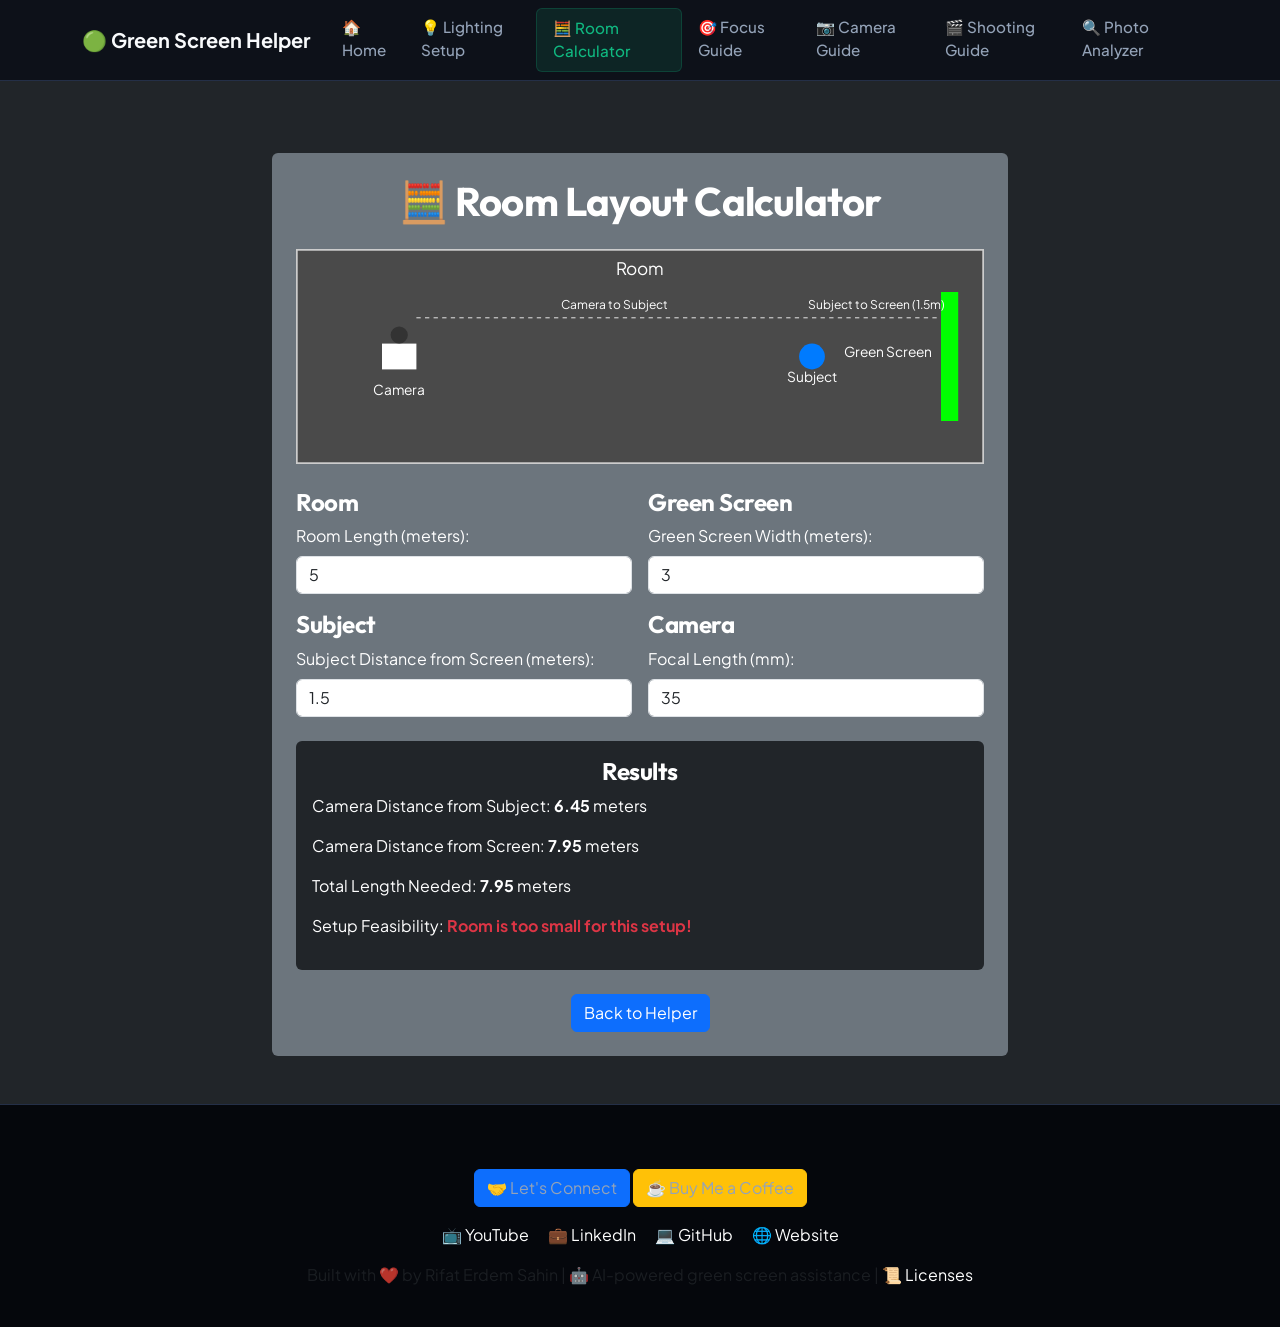
<file: calculator.html>
<!DOCTYPE html>
<html lang="en">
<head>
    <meta charset="UTF-8">
    <meta name="viewport" content="width=device-width, initial-scale=1.0">
    <title>Room Layout Calculator | Green Screen Helper</title>
    <link rel="icon" type="image/svg+xml" href="favicon.svg">
    <!-- Bootstrap CSS -->
    <link href="https://cdn.jsdelivr.net/npm/bootstrap@5.3.0/dist/css/bootstrap.min.css" rel="stylesheet">
    <link rel="stylesheet" href="style.css">
</head>
<body class="bg-dark text-white">
    <!-- Navigation Navbar -->
    <nav class="navbar navbar-expand-lg navbar-dark navbar-custom sticky-top mb-4">
        <div class="container">
            <a class="navbar-brand fw-bold" href="index.html">
                🟢 Green Screen Helper
            </a>
            <button class="navbar-toggler" type="button" data-bs-toggle="collapse" data-bs-target="#navbarNav" aria-controls="navbarNav" aria-expanded="false" aria-label="Toggle navigation">
                <span class="navbar-toggler-icon"></span>
            </button>
            <div class="collapse navbar-collapse" id="navbarNav">
                <ul class="navbar-nav ms-auto">
                    <li class="nav-item">
                        <a class="nav-link" href="index.html">🏠 Home</a>
                    </li>
                    <li class="nav-item">
                        <a class="nav-link" href="lighting.html">💡 Lighting Setup</a>
                    </li>
                    <li class="nav-item">
                        <a class="nav-link active" href="calculator.html">🧮 Room Calculator</a>
                    </li>
                    <li class="nav-item">
                        <a class="nav-link" href="camera-focus-guide.html">🎯 Focus Guide</a>
                    </li>
                    <li class="nav-item">
                        <a class="nav-link" href="camera-guide.html">📷 Camera Guide</a>
                    </li>
                    <li class="nav-item">
                        <a class="nav-link" href="shooting-guide.html">🎬 Shooting Guide</a>
                    </li>
                    <li class="nav-item">
                        <a class="nav-link" href="analyzer.html">🔍 Photo Analyzer</a>
                    </li>
                </ul>
            </div>
        </div>
    </nav>
    <div class="container my-5">
        <div class="row justify-content-center">
            <div class="col-lg-8">
                <div class="calculator-wrapper p-4 rounded bg-secondary">
                    <h1 class="text-center mb-4">🧮 Room Layout Calculator</h1>

                    <div class="text-center mb-4">
                        <svg width="100%" viewBox="0 0 800 250" xmlns="http://www.w3.org/2000/svg">
                            <!-- Room Outline -->
                            <rect x="1" y="1" width="798" height="248" fill="#4a4a4a" stroke="#ccc" stroke-width="2"/>
                            <text x="400" y="30" fill="#fff" font-size="20" text-anchor="middle">Room</text>

                            <!-- Green Screen -->
                            <rect x="750" y="50" width="20" height="150" fill="#00ff00"/>
                            <text x="740" y="125" fill="#fff" font-size="16" text-anchor="end">Green Screen</text>

                            <!-- Subject -->
                            <circle cx="600" cy="125" r="15" fill="#007bff"/>
                            <text x="600" y="155" fill="#fff" font-size="16" text-anchor="middle">Subject</text>

                            <!-- Camera -->
                            <rect x="100" y="110" width="40" height="30" fill="#fff"/>
                            <circle cx="120" cy="100" r="10" fill="#333"/>
                            <text x="120" y="170" fill="#fff" font-size="16" text-anchor="middle">Camera</text>

                            <!-- Dimension Lines -->
                            <path d="M 600 80 L 750 80" stroke="#fff" stroke-width="1" stroke-dasharray="5,5"/>
                            <text x="675" y="70" fill="#fff" font-size="14" text-anchor="middle">Subject to Screen (1.5m)</text>

                            <path d="M 140 80 L 600 80" stroke="#fff" stroke-width="1" stroke-dasharray="5,5"/>
                            <text x="370" y="70" fill="#fff" font-size="14" text-anchor="middle">Camera to Subject</text>
                        </svg>
                    </div>

                    <div class="row g-3">
                        <div class="col-md-6">
                            <h4>Room</h4>
                            <label for="room-length" class="form-label">Room Length (meters):</label>
                            <input type="number" id="room-length" class="form-control" value="5">
                        </div>
                        <div class="col-md-6">
                            <h4>Green Screen</h4>
                            <label for="screen-width" class="form-label">Green Screen Width (meters):</label>
                            <input type="number" id="screen-width" class="form-control" value="3">
                        </div>
                        <div class="col-md-6">
                            <h4>Subject</h4>
                            <label for="subject-distance" class="form-label">Subject Distance from Screen (meters):</label>
                            <input type="number" id="subject-distance" class="form-control" value="1.5">
                        </div>
                        <div class="col-md-6">
                            <h4>Camera</h4>
                            <label for="focal-length" class="form-label">Focal Length (mm):</label>
                            <input type="number" id="focal-length" class="form-control" value="35">
                        </div>
                    </div>
                    <div class="results mt-4 p-3 rounded bg-dark">
                        <h4 class="text-center">Results</h4>
                        <p>Camera Distance from Subject: <span id="camera-subject-dist" class="fw-bold"></span> meters</p>
                        <p>Camera Distance from Screen: <span id="camera-screen-dist" class="fw-bold"></span> meters</p>
                        <p>Total Length Needed: <span id="total-length" class="fw-bold"></span> meters</p>
                        <p>Setup Feasibility: <span id="feasibility" class="fw-bold"></span></p>
                    </div>
                    <div class="text-center mt-4">
                        <a href="index.html" class="btn btn-primary">Back to Helper</a>
                    </div>
                </div>
            </div>
        </div>
    </div>

    <footer class="footer-custom">
        <div class="container text-center">
            <div class="support-buttons my-3">
                <a href="https://www.linkedin.com/in/rifaterdemsahin/" target="_blank" class="btn btn-primary">🤝 Let's Connect</a>
                <a href="https://buymeacoffee.com/rifaterdemsahin" target="_blank" class="btn btn-warning">☕ Buy Me a Coffee</a>
            </div>
            <div class="social-links my-3">
                <a href="https://www.youtube.com/@RifatErdemSahin" target="_blank" class="social-link text-white mx-2">📺 YouTube</a>
                <a href="https://www.linkedin.com/in/rifaterdemsahin/" target="_blank" class="social-link text-white mx-2">💼 LinkedIn</a>
                <a href="https://github.com/rifaterdemsahin/" target="_blank" class="social-link text-white mx-2">💻 GitHub</a>
                <a href="https://hello.rifaterdemsahin.com" target="_blank" class="social-link text-white mx-2">🌐 Website</a>
            </div>
            <p class="text-muted">Built with ❤️ by Rifat Erdem Sahin | 🤖 AI-powered green screen assistance | <a href="licenses.html" class="text-white">📜 Licenses</a></p>
        </div>
    </footer>

    <script>
        const roomLengthInput = document.getElementById('room-length');
        const screenWidthInput = document.getElementById('screen-width');
        const subjectDistanceInput = document.getElementById('subject-distance');
        const focalLengthInput = document.getElementById('focal-length');

        const cameraSubjectDistResult = document.getElementById('camera-subject-dist');
        const cameraScreenDistResult = document.getElementById('camera-screen-dist');
        const totalLengthResult = document.getElementById('total-length');
        const feasibilityResult = document.getElementById('feasibility');

        function calculateLayout() {
            const roomLength = parseFloat(roomLengthInput.value);
            const screenWidth = parseFloat(screenWidthInput.value);
            const subjectDistance = parseFloat(subjectDistanceInput.value);
            const focalLength = parseFloat(focalLengthInput.value);

            const sensorWidth = 13.2; // Approx. for 1-inch sensor like Sony ZV-1

            if (focalLength > 0 && screenWidth > 0 && subjectDistance > 0) {
                const cameraScreenDist = (focalLength * screenWidth) / sensorWidth;
                const cameraSubjectDist = cameraScreenDist - subjectDistance;
                const totalLength = cameraScreenDist;

                cameraSubjectDistResult.textContent = cameraSubjectDist.toFixed(2);
                cameraScreenDistResult.textContent = cameraScreenDist.toFixed(2);
                totalLengthResult.textContent = totalLength.toFixed(2);

                if (totalLength <= roomLength) {
                    feasibilityResult.textContent = 'Good to go!';
                    feasibilityResult.className = 'fw-bold text-success';
                } else {
                    feasibilityResult.textContent = 'Room is too small for this setup!';
                    feasibilityResult.className = 'fw-bold text-danger';
                }

            } else {
                cameraSubjectDistResult.textContent = '...';
                cameraScreenDistResult.textContent = '...';
                totalLengthResult.textContent = '...';
                feasibilityResult.textContent = '...';
                feasibilityResult.className = 'fw-bold';
            }
        }

        roomLengthInput.addEventListener('input', calculateLayout);
        screenWidthInput.addEventListener('input', calculateLayout);
        subjectDistanceInput.addEventListener('input', calculateLayout);
        focalLengthInput.addEventListener('input', calculateLayout);

        calculateLayout(); // Initial calculation
    </script>
</body>
</html>
</file>
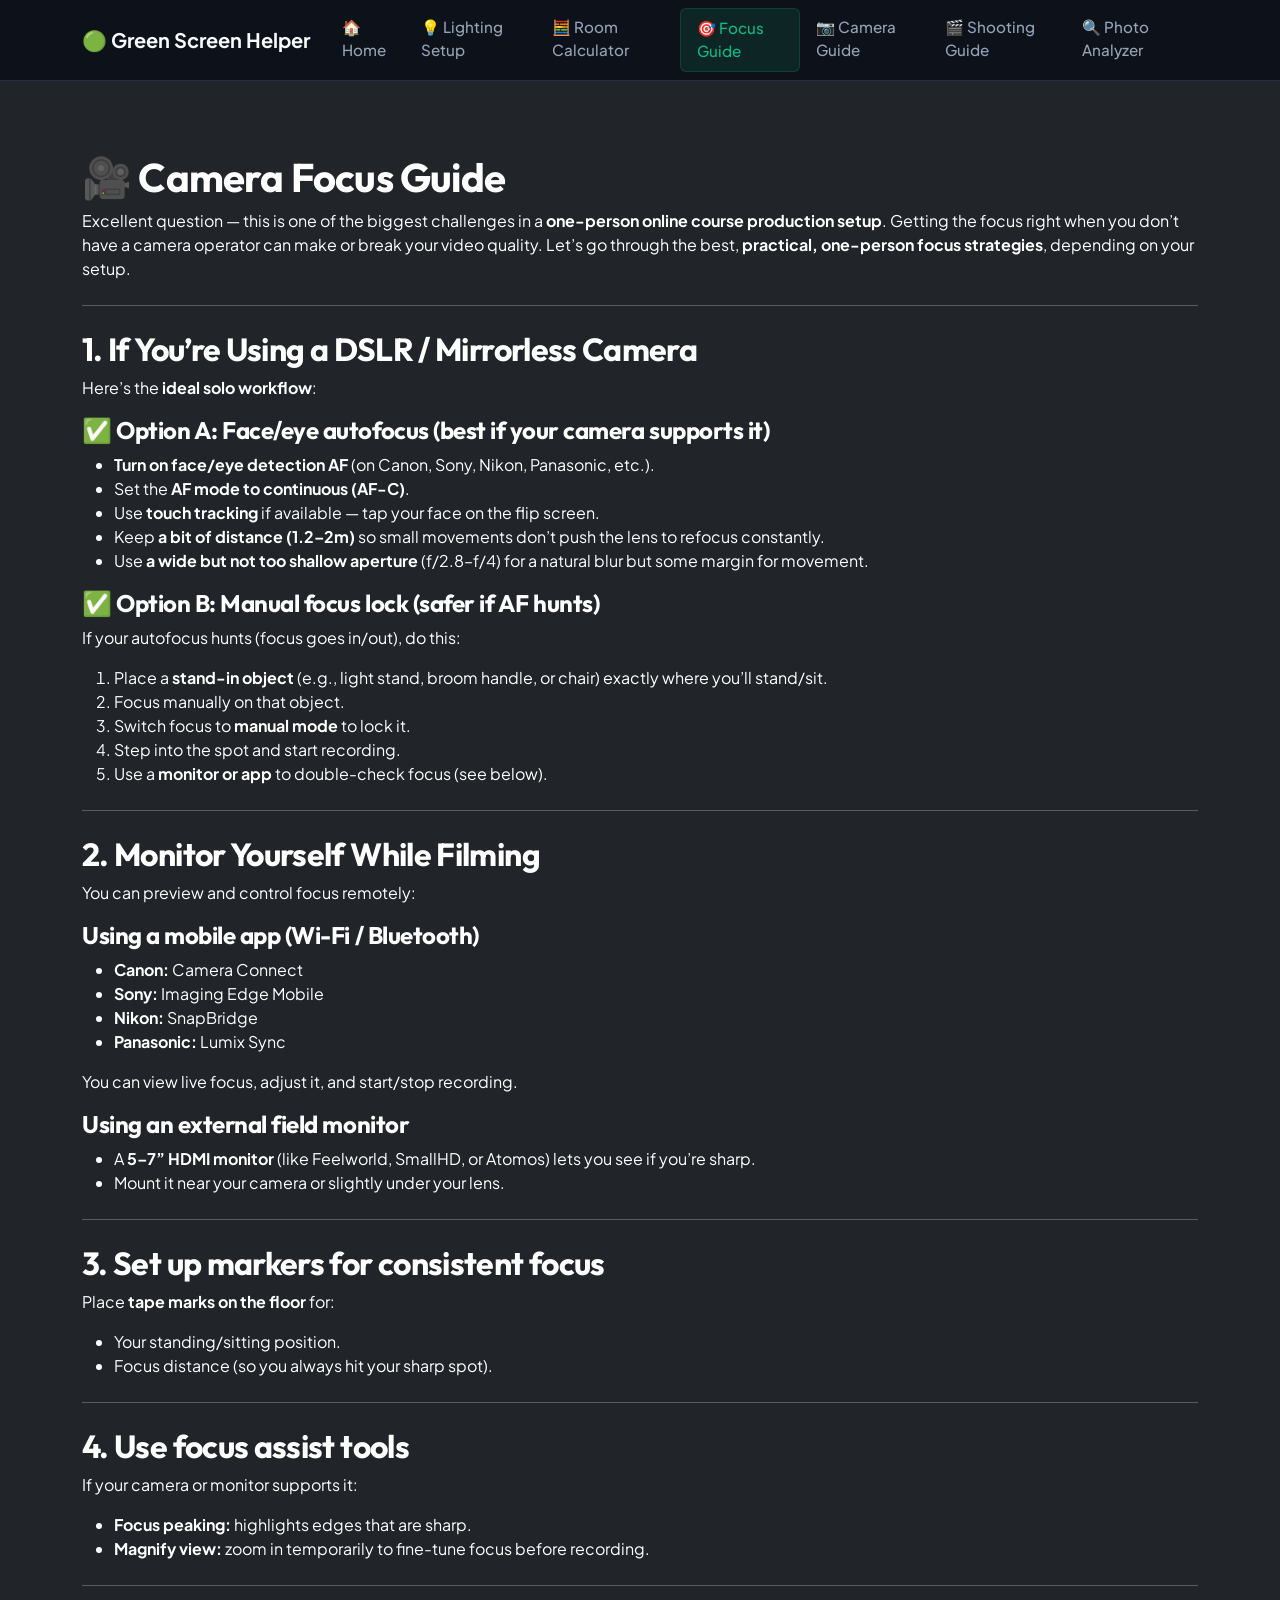
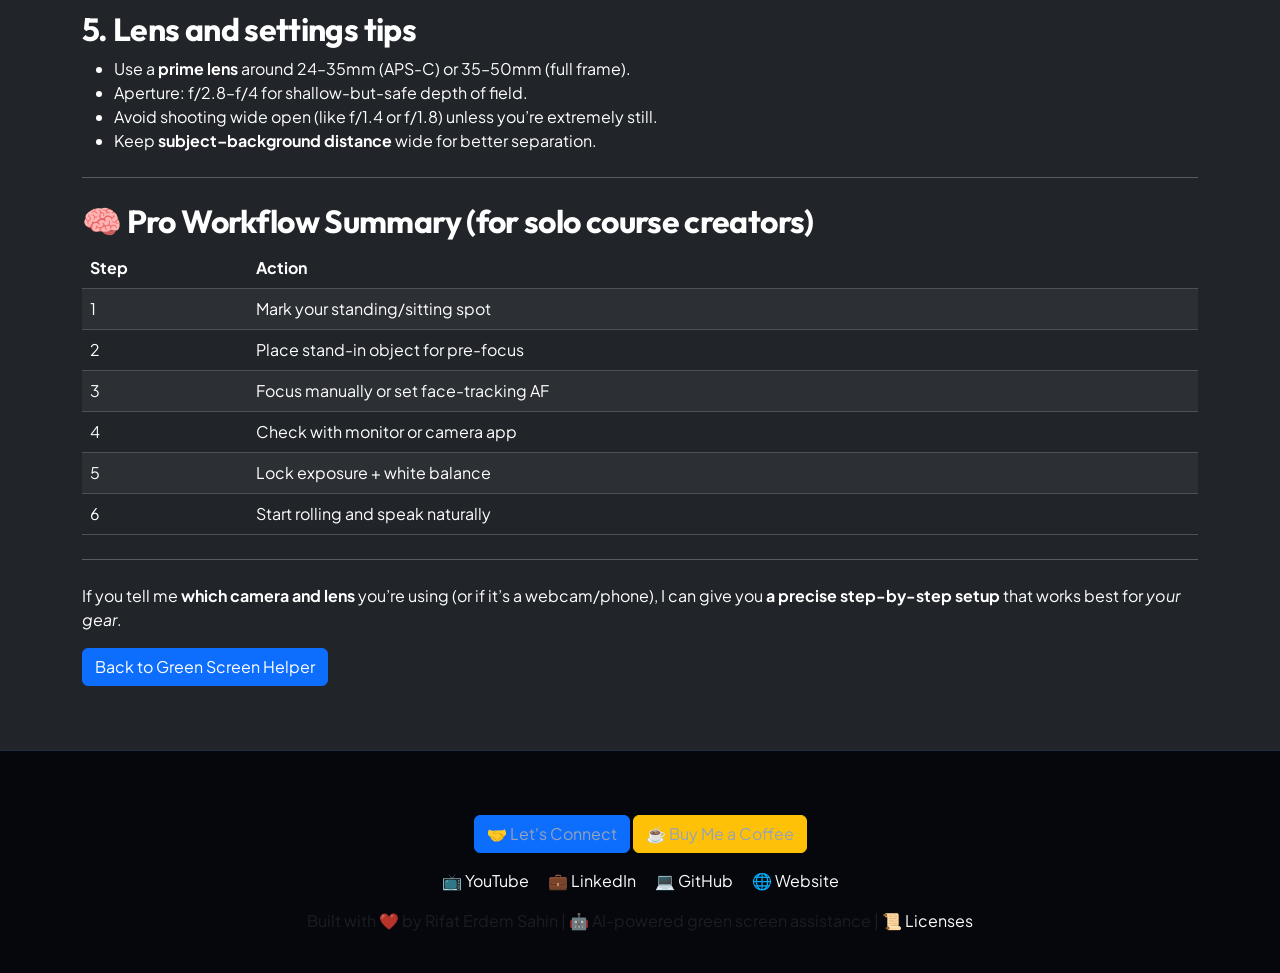
<file: camera-focus-guide.html>
<!DOCTYPE html>
<html lang="en">
<head>
    <meta charset="UTF-8">
    <meta name="viewport" content="width=device-width, initial-scale=1.0">
    <title>Camera Focus Guide | Green Screen Helper</title>
    <link rel="icon" type="image/svg+xml" href="favicon.svg">
    <!-- Bootstrap CSS -->
    <link href="https://cdn.jsdelivr.net/npm/bootstrap@5.3.0/dist/css/bootstrap.min.css" rel="stylesheet">
    <link rel="stylesheet" href="style.css">
</head>
<body class="bg-dark text-white">
    <!-- Navigation Navbar -->
    <nav class="navbar navbar-expand-lg navbar-dark navbar-custom sticky-top mb-4">
        <div class="container">
            <a class="navbar-brand fw-bold" href="index.html">
                🟢 Green Screen Helper
            </a>
            <button class="navbar-toggler" type="button" data-bs-toggle="collapse" data-bs-target="#navbarNav" aria-controls="navbarNav" aria-expanded="false" aria-label="Toggle navigation">
                <span class="navbar-toggler-icon"></span>
            </button>
            <div class="collapse navbar-collapse" id="navbarNav">
                <ul class="navbar-nav ms-auto">
                    <li class="nav-item">
                        <a class="nav-link" href="index.html">🏠 Home</a>
                    </li>
                    <li class="nav-item">
                        <a class="nav-link" href="lighting.html">💡 Lighting Setup</a>
                    </li>
                    <li class="nav-item">
                        <a class="nav-link" href="calculator.html">🧮 Room Calculator</a>
                    </li>
                    <li class="nav-item">
                        <a class="nav-link active" href="camera-focus-guide.html">🎯 Focus Guide</a>
                    </li>
                    <li class="nav-item">
                        <a class="nav-link" href="camera-guide.html">📷 Camera Guide</a>
                    </li>
                    <li class="nav-item">
                        <a class="nav-link" href="shooting-guide.html">🎬 Shooting Guide</a>
                    </li>
                    <li class="nav-item">
                        <a class="nav-link" href="analyzer.html">🔍 Photo Analyzer</a>
                    </li>
                </ul>
            </div>
        </div>
    </nav>
    <div class="container my-5">
        <h1>🎥 Camera Focus Guide</h1>
        <p>Excellent question — this is one of the biggest challenges in a <strong>one-person online course production setup</strong>. Getting the focus right when you don’t have a camera operator can make or break your video quality. Let’s go through the best, <strong>practical, one-person focus strategies</strong>, depending on your setup.</p>

        <hr class="my-4">

        <h2>1. If You’re Using a DSLR / Mirrorless Camera</h2>
        <p>Here’s the <strong>ideal solo workflow</strong>:</p>

        <h4>✅ Option A: Face/eye autofocus (best if your camera supports it)</h4>
        <ul>
            <li><strong>Turn on face/eye detection AF</strong> (on Canon, Sony, Nikon, Panasonic, etc.).</li>
            <li>Set the <strong>AF mode to continuous (AF-C)</strong>.</li>
            <li>Use <strong>touch tracking</strong> if available — tap your face on the flip screen.</li>
            <li>Keep <strong>a bit of distance (1.2–2m)</strong> so small movements don’t push the lens to refocus constantly.</li>
            <li>Use <strong>a wide but not too shallow aperture</strong> (f/2.8–f/4) for a natural blur but some margin for movement.</li>
        </ul>

        <h4>✅ Option B: Manual focus lock (safer if AF hunts)</h4>
        <p>If your autofocus hunts (focus goes in/out), do this:</p>
        <ol>
            <li>Place a <strong>stand-in object</strong> (e.g., light stand, broom handle, or chair) exactly where you’ll stand/sit.</li>
            <li>Focus manually on that object.</li>
            <li>Switch focus to <strong>manual mode</strong> to lock it.</li>
            <li>Step into the spot and start recording.</li>
            <li>Use a <strong>monitor or app</strong> to double-check focus (see below).</li>
        </ol>

        <hr class="my-4">

        <h2>2. Monitor Yourself While Filming</h2>
        <p>You can preview and control focus remotely:</p>

        <h4>Using a mobile app (Wi-Fi / Bluetooth)</h4>
        <ul>
            <li><strong>Canon:</strong> Camera Connect</li>
            <li><strong>Sony:</strong> Imaging Edge Mobile</li>
            <li><strong>Nikon:</strong> SnapBridge</li>
            <li><strong>Panasonic:</strong> Lumix Sync</li>
        </ul>
        <p>You can view live focus, adjust it, and start/stop recording.</p>

        <h4>Using an external field monitor</h4>
        <ul>
            <li>A <strong>5–7” HDMI monitor</strong> (like Feelworld, SmallHD, or Atomos) lets you see if you’re sharp.</li>
            <li>Mount it near your camera or slightly under your lens.</li>
        </ul>

        <hr class="my-4">

        <h2>3. Set up markers for consistent focus</h2>
        <p>Place <strong>tape marks on the floor</strong> for:</p>
        <ul>
            <li>Your standing/sitting position.</li>
            <li>Focus distance (so you always hit your sharp spot).</li>
        </ul>

        <hr class="my-4">

        <h2>4. Use focus assist tools</h2>
        <p>If your camera or monitor supports it:</p>
        <ul>
            <li><strong>Focus peaking:</strong> highlights edges that are sharp.</li>
            <li><strong>Magnify view:</strong> zoom in temporarily to fine-tune focus before recording.</li>
        </ul>

        <hr class="my-4">

        <h2>5. Lens and settings tips</h2>
        <ul>
            <li>Use a <strong>prime lens</strong> around 24–35mm (APS-C) or 35–50mm (full frame).</li>
            <li>Aperture: f/2.8–f/4 for shallow-but-safe depth of field.</li>
            <li>Avoid shooting wide open (like f/1.4 or f/1.8) unless you’re extremely still.</li>
            <li>Keep <strong>subject–background distance</strong> wide for better separation.</li>
        </ul>

        <hr class="my-4">

        <h2>🧠 Pro Workflow Summary (for solo course creators)</h2>
        <table class="table table-dark table-striped">
            <thead>
                <tr>
                    <th>Step</th>
                    <th>Action</th>
                </tr>
            </thead>
            <tbody>
                <tr>
                    <td>1</td>
                    <td>Mark your standing/sitting spot</td>
                </tr>
                <tr>
                    <td>2</td>
                    <td>Place stand-in object for pre-focus</td>
                </tr>
                <tr>
                    <td>3</td>
                    <td>Focus manually or set face-tracking AF</td>
                </tr>
                <tr>
                    <td>4</td>
                    <td>Check with monitor or camera app</td>
                </tr>
                <tr>
                    <td>5</td>
                    <td>Lock exposure + white balance</td>
                </tr>
                <tr>
                    <td>6</td>
                    <td>Start rolling and speak naturally</td>
                </tr>
            </tbody>
        </table>

        <hr class="my-4">

        <p>If you tell me <strong>which camera and lens</strong> you’re using (or if it’s a webcam/phone), I can give you <strong>a precise step-by-step setup</strong> that works best for <em>your gear</em>.</p>
        <p><a href="index.html" class="btn btn-primary">Back to Green Screen Helper</a></p>
    </div>

    <script src="https://cdn.jsdelivr.net/npm/bootstrap@5.3.0/dist/js/bootstrap.bundle.min.js"></script>
    
    <footer class="footer-custom">
        <div class="container text-center">
            <div class="support-buttons my-3">
                <a href="https://www.linkedin.com/in/rifaterdemsahin/" target="_blank" class="btn btn-primary">🤝 Let's Connect</a>
                <a href="https://buymeacoffee.com/rifaterdemsahin" target="_blank" class="btn btn-warning">☕ Buy Me a Coffee</a>
            </div>
            <div class="social-links my-3">
                <a href="https://www.youtube.com/@RifatErdemSahin" target="_blank" class="social-link text-white mx-2">📺 YouTube</a>
                <a href="https://www.linkedin.com/in/rifaterdemsahin/" target="_blank" class="social-link text-white mx-2">💼 LinkedIn</a>
                <a href="https://github.com/rifaterdemsahin/" target="_blank" class="social-link text-white mx-2">💻 GitHub</a>
                <a href="https://hello.rifaterdemsahin.com" target="_blank" class="social-link text-white mx-2">🌐 Website</a>
            </div>
            <p class="text-muted">Built with ❤️ by Rifat Erdem Sahin | 🤖 AI-powered green screen assistance | <a href="licenses.html" class="text-white">📜 Licenses</a></p>
        </div>
    </footer>
</body>
</html>
</file>
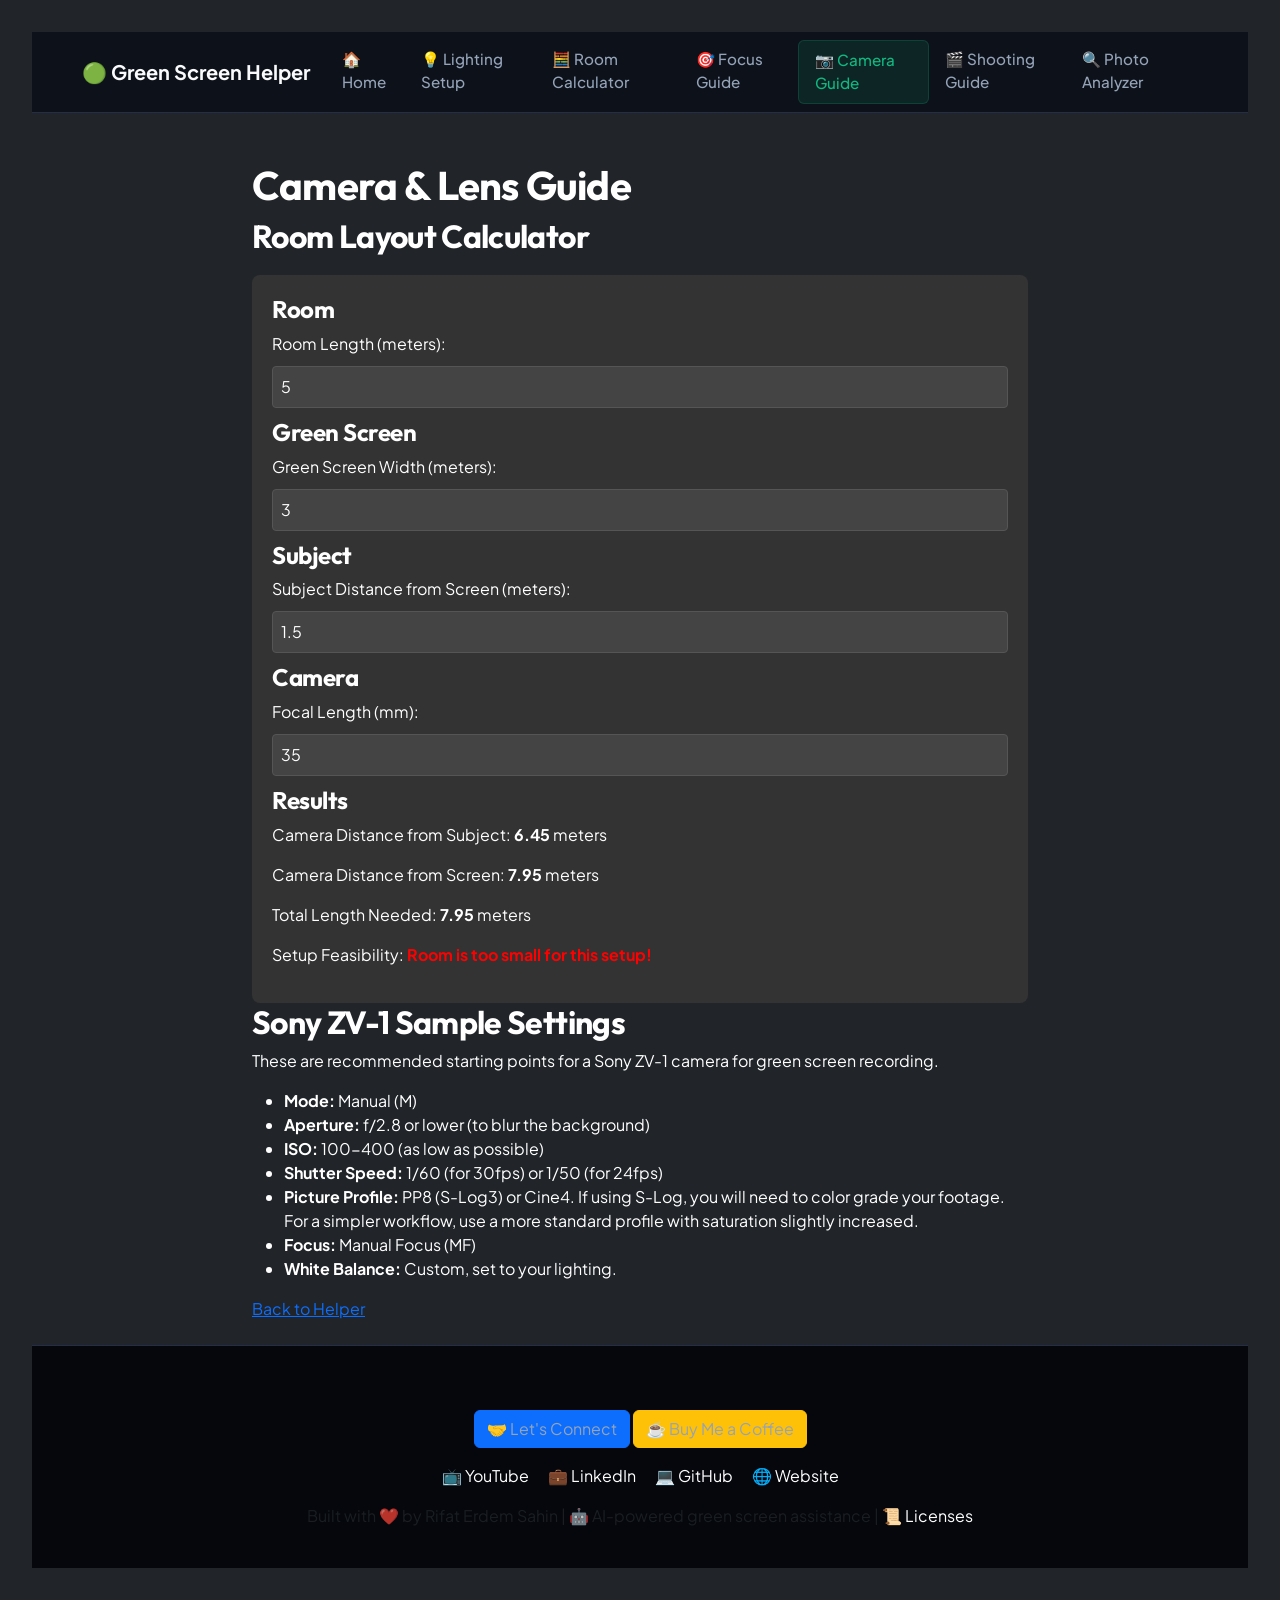
<file: camera-guide.html>
<!DOCTYPE html>
<html lang="en">
<head>
    <meta charset="UTF-8">
    <meta name="viewport" content="width=device-width, initial-scale=1.0">
    <title>Camera & Lens Guide | Green Screen Helper</title>
    <link rel="icon" type="image/svg+xml" href="favicon.svg">
    <!-- Bootstrap CSS -->
    <link href="https://cdn.jsdelivr.net/npm/bootstrap@5.3.0/dist/css/bootstrap.min.css" rel="stylesheet">
    <link rel="stylesheet" href="style.css">
    <style>
        body {
            padding: 2rem;
        }
        .guide-container {
            max-width: 800px;
            margin: 0 auto;
        }
        .calculator {
            background: #333;
            padding: 20px;
            border-radius: 8px;
            margin-top: 20px;
        }
        .calculator label, .calculator input {
            display: block;
            margin-bottom: 10px;
            width: 100%;
        }
        .calculator input {
            padding: 8px;
            border-radius: 4px;
            border: 1px solid #555;
            background: #444;
            color: white;
        }
        .result {
            font-weight: bold;
        }
        .result.ok {
            color: #00ff00;
        }
        .result.error {
            color: #ff0000;
        }
</style>
</head>
<body class="bg-dark text-white">
    <!-- Navigation Navbar -->
    <nav class="navbar navbar-expand-lg navbar-dark navbar-custom sticky-top mb-4">
        <div class="container">
            <a class="navbar-brand fw-bold" href="index.html">
                🟢 Green Screen Helper
            </a>
            <button class="navbar-toggler" type="button" data-bs-toggle="collapse" data-bs-target="#navbarNav" aria-controls="navbarNav" aria-expanded="false" aria-label="Toggle navigation">
                <span class="navbar-toggler-icon"></span>
            </button>
            <div class="collapse navbar-collapse" id="navbarNav">
                <ul class="navbar-nav ms-auto">
                    <li class="nav-item">
                        <a class="nav-link" href="index.html">🏠 Home</a>
                    </li>
                    <li class="nav-item">
                        <a class="nav-link" href="lighting.html">💡 Lighting Setup</a>
                    </li>
                    <li class="nav-item">
                        <a class="nav-link" href="calculator.html">🧮 Room Calculator</a>
                    </li>
                    <li class="nav-item">
                        <a class="nav-link" href="camera-focus-guide.html">🎯 Focus Guide</a>
                    </li>
                    <li class="nav-item">
                        <a class="nav-link active" href="camera-guide.html">📷 Camera Guide</a>
                    </li>
                    <li class="nav-item">
                        <a class="nav-link" href="shooting-guide.html">🎬 Shooting Guide</a>
                    </li>
                    <li class="nav-item">
                        <a class="nav-link" href="analyzer.html">🔍 Photo Analyzer</a>
                    </li>
                </ul>
            </div>
        </div>
    </nav>
    <div class="container guide-container py-4">
        <h1>Camera & Lens Guide</h1>

        <h2>Room Layout Calculator</h2>
        <div class="calculator">
            <h4>Room</h4>
            <label for="room-length">Room Length (meters):</label>
            <input type="number" id="room-length" value="5">

            <h4>Green Screen</h4>
            <label for="screen-width">Green Screen Width (meters):</label>
            <input type="number" id="screen-width" value="3">

            <h4>Subject</h4>
            <label for="subject-distance">Subject Distance from Screen (meters):</label>
            <input type="number" id="subject-distance" value="1.5">

            <h4>Camera</h4>
            <label for="focal-length">Focal Length (mm):</label>
            <input type="number" id="focal-length" value="35">

            <h4>Results</h4>
            <p>Camera Distance from Subject: <span id="camera-subject-dist" class="result"></span> meters</p>
            <p>Camera Distance from Screen: <span id="camera-screen-dist" class="result"></span> meters</p>
            <p>Total Length Needed: <span id="total-length" class="result"></span> meters</p>
            <p>Setup Feasibility: <span id="feasibility" class="result"></span></p>
        </div>

        <h2>Sony ZV-1 Sample Settings</h2>
        <p>These are recommended starting points for a Sony ZV-1 camera for green screen recording.</p>
        <ul>
            <li><strong>Mode:</strong> Manual (M)</li>
            <li><strong>Aperture:</strong> f/2.8 or lower (to blur the background)</li>
            <li><strong>ISO:</strong> 100-400 (as low as possible)</li>
            <li><strong>Shutter Speed:</strong> 1/60 (for 30fps) or 1/50 (for 24fps)</li>
            <li><strong>Picture Profile:</strong> PP8 (S-Log3) or Cine4. If using S-Log, you will need to color grade your footage. For a simpler workflow, use a more standard profile with saturation slightly increased.</li>
            <li><strong>Focus:</strong> Manual Focus (MF)</li>
            <li><strong>White Balance:</strong> Custom, set to your lighting.</li>
        </ul>

        <a href="index.html">Back to Helper</a>
    </div>

    <script>
        const roomLengthInput = document.getElementById('room-length');
        const screenWidthInput = document.getElementById('screen-width');
        const subjectDistanceInput = document.getElementById('subject-distance');
        const focalLengthInput = document.getElementById('focal-length');

        const cameraSubjectDistResult = document.getElementById('camera-subject-dist');
        const cameraScreenDistResult = document.getElementById('camera-screen-dist');
        const totalLengthResult = document.getElementById('total-length');
        const feasibilityResult = document.getElementById('feasibility');

        function calculateLayout() {
            const roomLength = parseFloat(roomLengthInput.value);
            const screenWidth = parseFloat(screenWidthInput.value);
            const subjectDistance = parseFloat(subjectDistanceInput.value);
            const focalLength = parseFloat(focalLengthInput.value);

            // Sony ZV-1 has a 1-inch sensor, which has a crop factor of 2.7.
            // The sensor width is approx 13.2mm.
            const sensorWidth = 13.2;

            if (focalLength > 0 && screenWidth > 0 && subjectDistance > 0) {
                const cameraScreenDist = (focalLength * screenWidth) / sensorWidth;
                const cameraSubjectDist = cameraScreenDist - subjectDistance;
                const totalLength = cameraScreenDist;

                cameraSubjectDistResult.textContent = cameraSubjectDist.toFixed(2);
                cameraScreenDistResult.textContent = cameraScreenDist.toFixed(2);
                totalLengthResult.textContent = totalLength.toFixed(2);

                if (totalLength <= roomLength) {
                    feasibilityResult.textContent = 'Good to go!';
                    feasibilityResult.className = 'result ok';
                } else {
                    feasibilityResult.textContent = 'Room is too small for this setup!';
                    feasibilityResult.className = 'result error';
                }

            } else {
                cameraSubjectDistResult.textContent = '...';
                cameraScreenDistResult.textContent = '...';
                totalLengthResult.textContent = '...';
                feasibilityResult.textContent = '...';
                feasibilityResult.className = 'result';
            }
        }

        roomLengthInput.addEventListener('input', calculateLayout);
        screenWidthInput.addEventListener('input', calculateLayout);
        subjectDistanceInput.addEventListener('input', calculateLayout);
        focalLengthInput.addEventListener('input', calculateLayout);

        calculateLayout(); // Initial calculation
    </script>
    
    <script src="https://cdn.jsdelivr.net/npm/bootstrap@5.3.0/dist/js/bootstrap.bundle.min.js"></script>
    <footer class="footer-custom">
        <div class="container text-center">
            <div class="support-buttons my-3">
                <a href="https://www.linkedin.com/in/rifaterdemsahin/" target="_blank" class="btn btn-primary">🤝 Let's Connect</a>
                <a href="https://buymeacoffee.com/rifaterdemsahin" target="_blank" class="btn btn-warning">☕ Buy Me a Coffee</a>
            </div>
            <div class="social-links my-3">
                <a href="https://www.youtube.com/@RifatErdemSahin" target="_blank" class="social-link text-white mx-2">📺 YouTube</a>
                <a href="https://www.linkedin.com/in/rifaterdemsahin/" target="_blank" class="social-link text-white mx-2">💼 LinkedIn</a>
                <a href="https://github.com/rifaterdemsahin/" target="_blank" class="social-link text-white mx-2">💻 GitHub</a>
                <a href="https://hello.rifaterdemsahin.com" target="_blank" class="social-link text-white mx-2">🌐 Website</a>
            </div>
            <p class="text-muted">Built with ❤️ by Rifat Erdem Sahin | 🤖 AI-powered green screen assistance | <a href="licenses.html" class="text-white">📜 Licenses</a></p>
        </div>
    </footer>
</body>
</html>
</file>
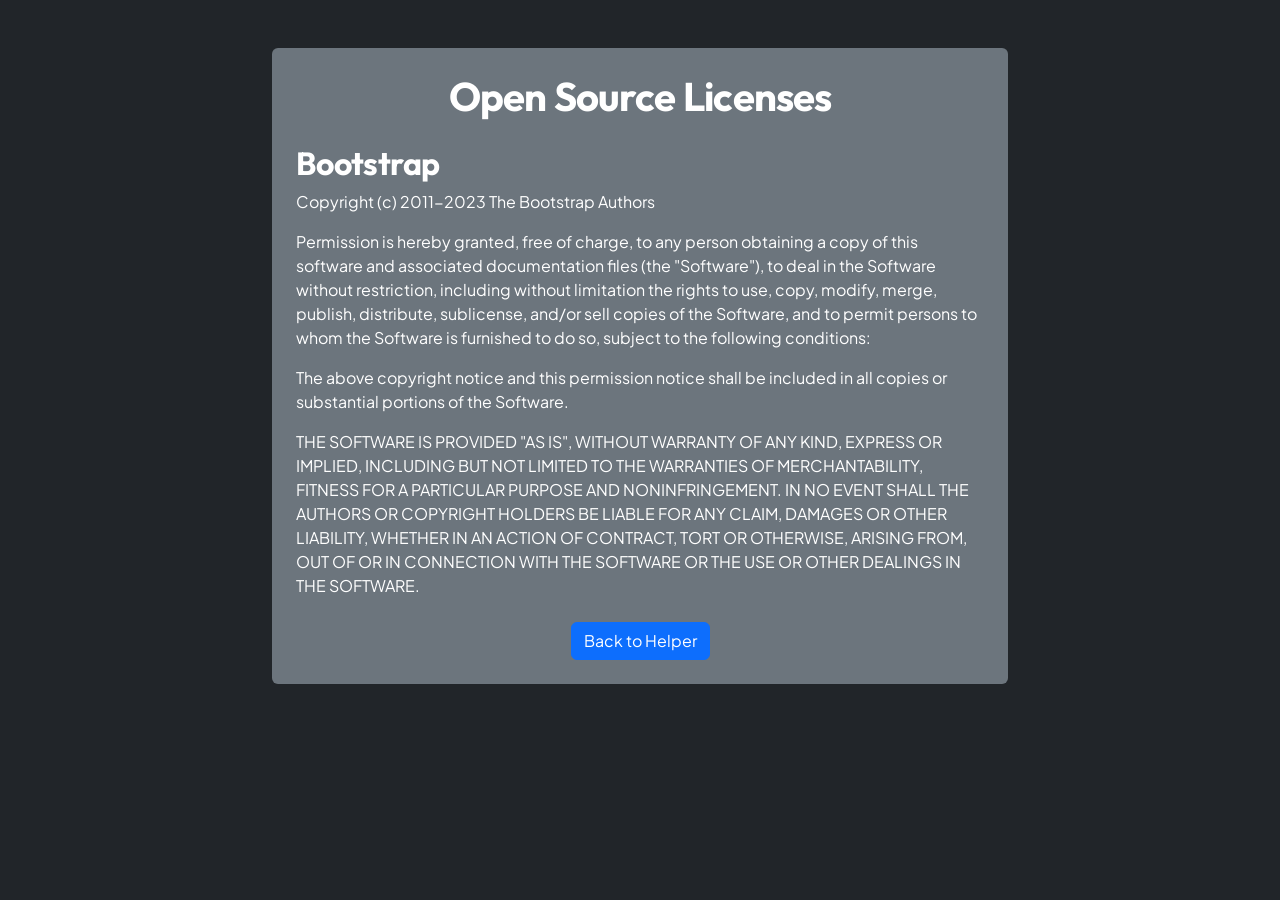
<file: licenses.html>
<!DOCTYPE html>
<html lang="en">
<head>
    <meta charset="UTF-8">
    <meta name="viewport" content="width=device-width, initial-scale=1.0">
    <title>Open Source Licenses | Green Screen Helper</title>
    <!-- Bootstrap CSS -->
    <link href="https://cdn.jsdelivr.net/npm/bootstrap@5.3.0/dist/css/bootstrap.min.css" rel="stylesheet">
    <link rel="stylesheet" href="style.css">
</head>
<body class="bg-dark text-white">
    <div class="container my-5">
        <div class="row justify-content-center">
            <div class="col-lg-8">
                <div class="license-wrapper p-4 rounded bg-secondary">
                    <h1 class="text-center mb-4">Open Source Licenses</h1>
                    <div class="license-content">
                        <h2>Bootstrap</h2>
                        <p>Copyright (c) 2011-2023 The Bootstrap Authors</p>
                        <p>Permission is hereby granted, free of charge, to any person obtaining a copy
                        of this software and associated documentation files (the "Software"), to deal
                        in the Software without restriction, including without limitation the rights
                        to use, copy, modify, merge, publish, distribute, sublicense, and/or sell
                        copies of the Software, and to permit persons to whom the Software is
                        furnished to do so, subject to the following conditions:</p>
                        <p>The above copyright notice and this permission notice shall be included in all
                        copies or substantial portions of the Software.</p>
                        <p>THE SOFTWARE IS PROVIDED "AS IS", WITHOUT WARRANTY OF ANY KIND, EXPRESS OR
                        IMPLIED, INCLUDING BUT NOT LIMITED TO THE WARRANTIES OF MERCHANTABILITY,
                        FITNESS FOR A PARTICULAR PURPOSE AND NONINFRINGEMENT. IN NO EVENT SHALL THE
                        AUTHORS OR COPYRIGHT HOLDERS BE LIABLE FOR ANY CLAIM, DAMAGES OR OTHER
                        LIABILITY, WHETHER IN AN ACTION OF CONTRACT, TORT OR OTHERWISE, ARISING FROM,
                        OUT OF OR IN CONNECTION WITH THE SOFTWARE OR THE USE OR OTHER DEALINGS IN THE
                        SOFTWARE.</p>
                    </div>
                    <div class="text-center mt-4">
                        <a href="index.html" class="btn btn-primary">Back to Helper</a>
                    </div>
                </div>
            </div>
        </div>
    </div>
</body>
</html>
</file>
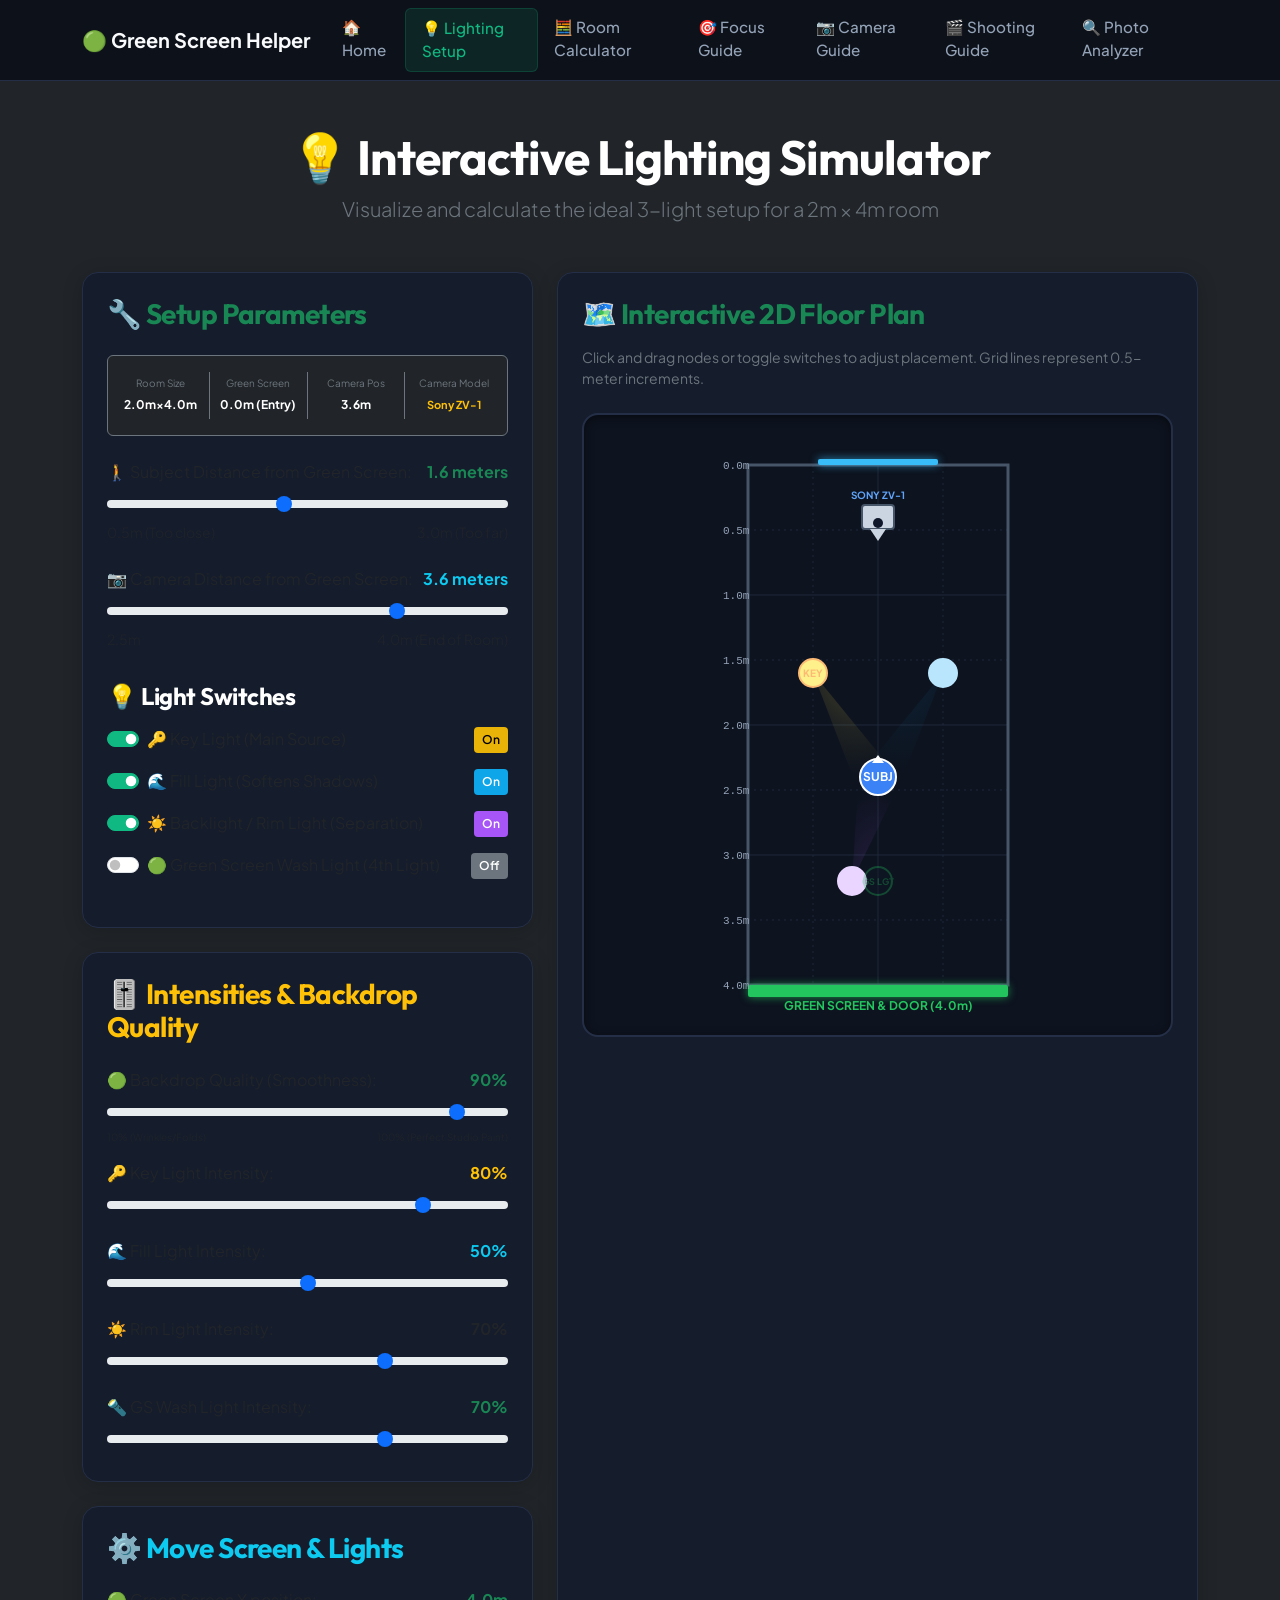
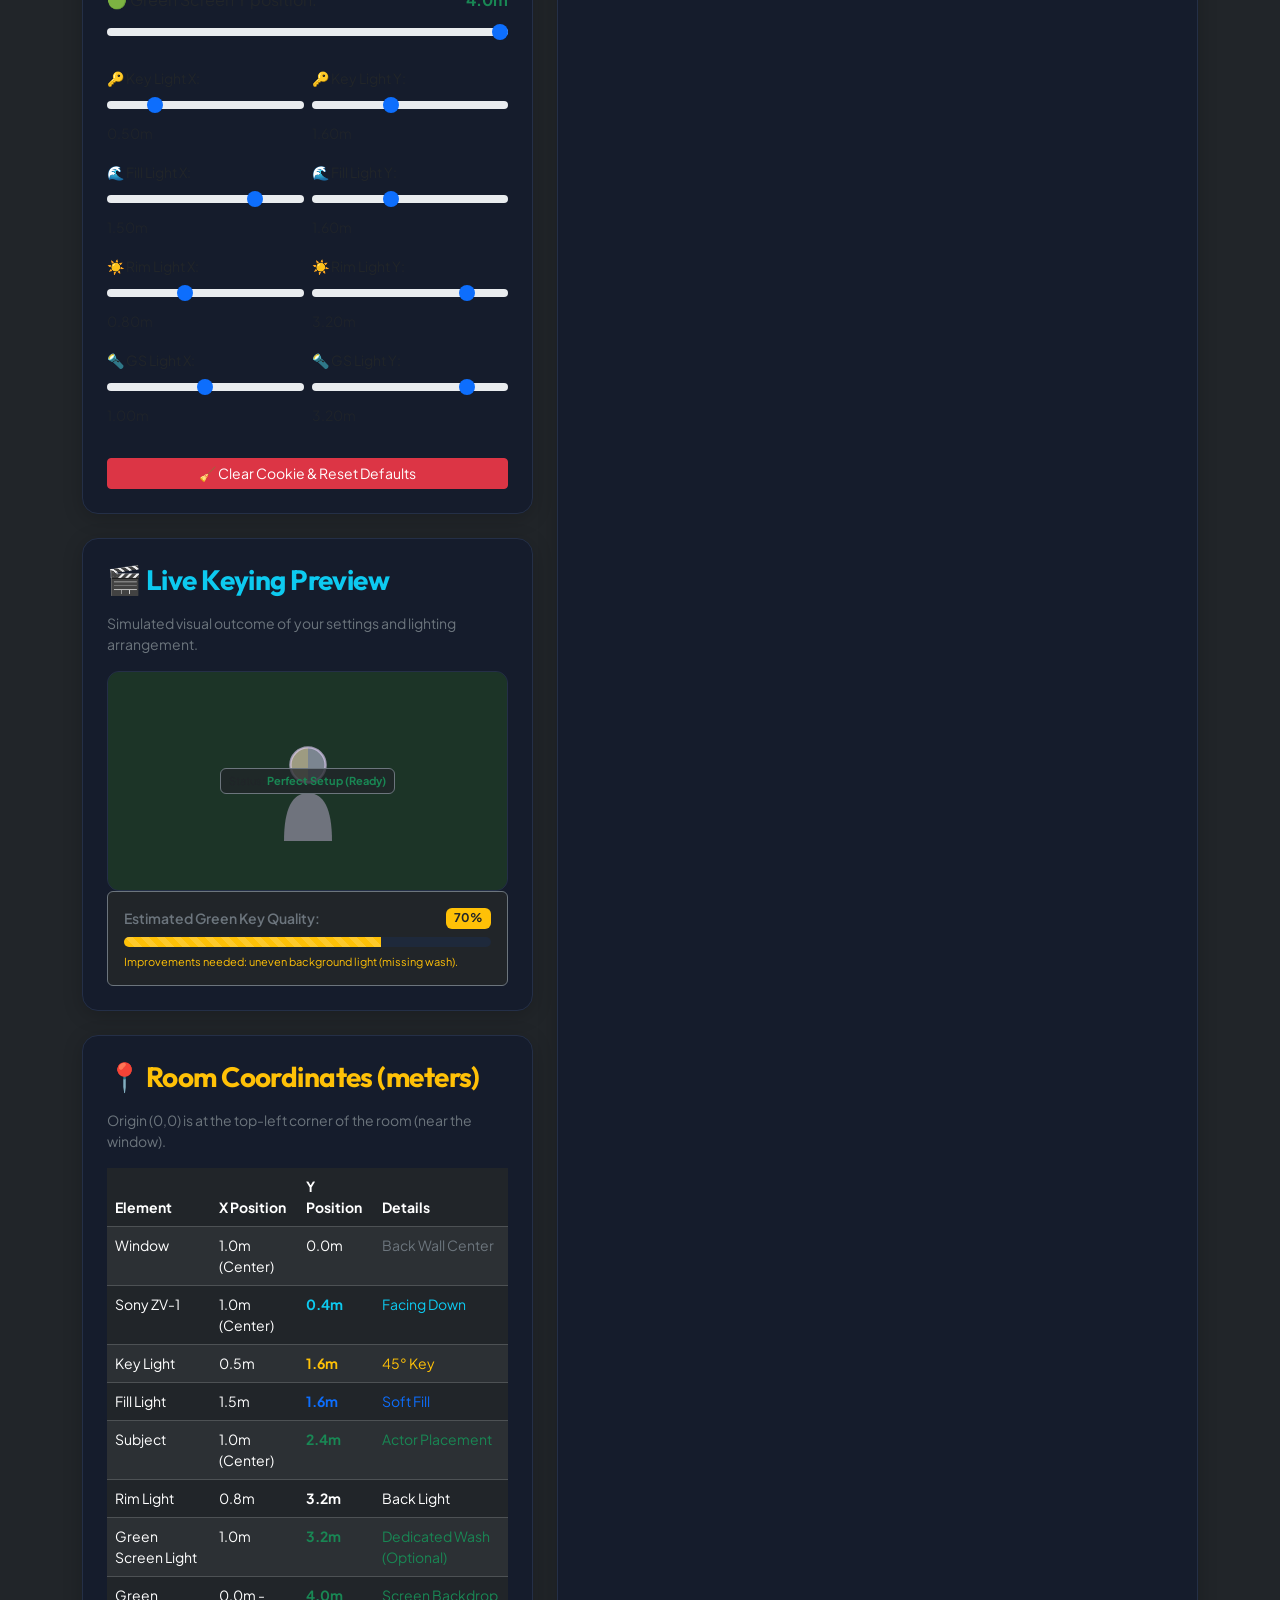
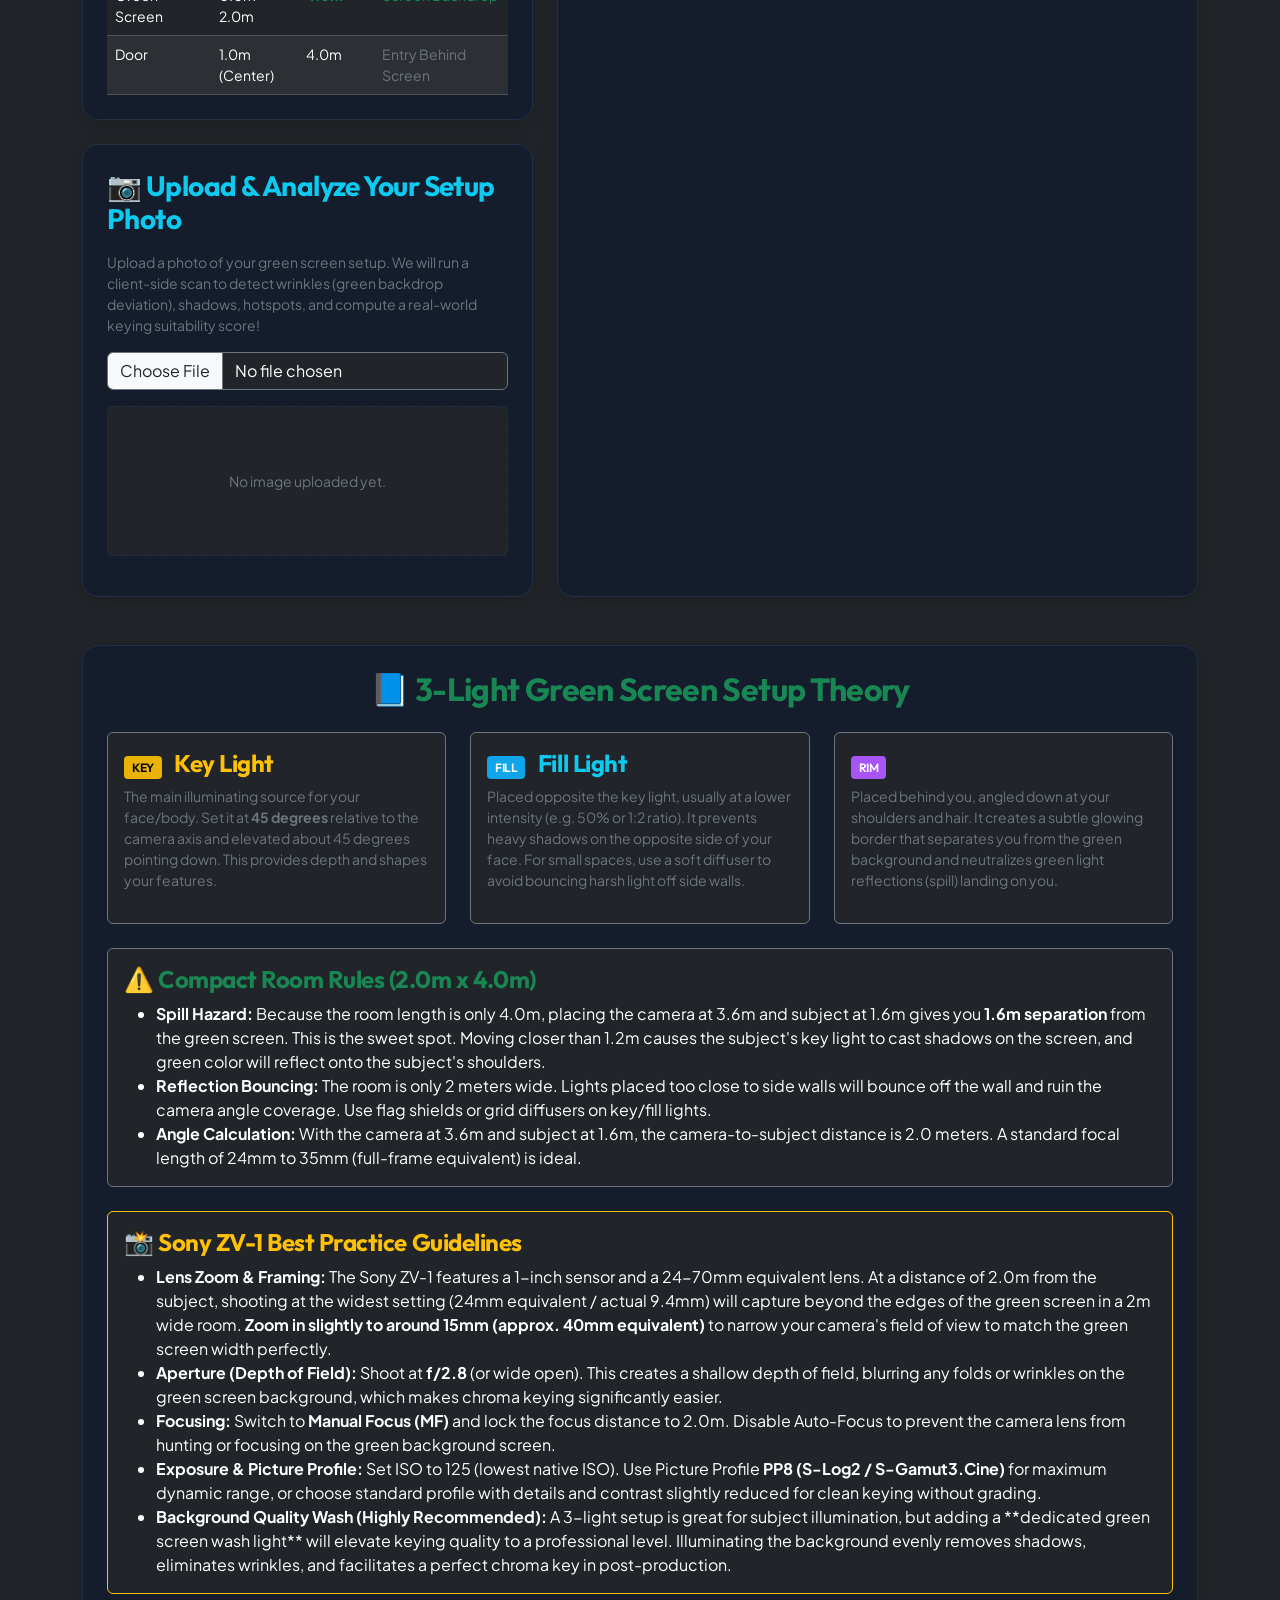
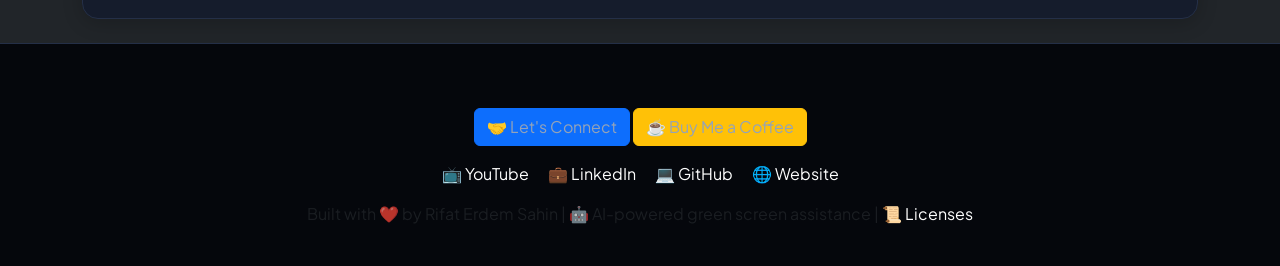
<file: lighting.html>
<!DOCTYPE html>
<html lang="en">
<head>
    <meta charset="UTF-8">
    <meta name="viewport" content="width=device-width, initial-scale=1.0">
    <title>3-Light Setup Guide & Room Simulator | Green Screen Helper</title>
    <meta name="description" content="An interactive 3D/2D room simulator showing you exactly where to place your key light, fill light, and backlight in a compact 2x4 meter room for optimal chroma keying.">
    <link rel="icon" type="image/svg+xml" href="favicon.svg">
    <!-- Bootstrap CSS -->
    <link href="https://cdn.jsdelivr.net/npm/bootstrap@5.3.0/dist/css/bootstrap.min.css" rel="stylesheet">
    <link rel="stylesheet" href="style.css">
    <style>
        .simulator-box {
            background: #0d131f;
            border: 2px solid var(--border-color);
            border-radius: 16px;
            padding: 20px;
            box-shadow: inset 0 2px 10px rgba(0,0,0,0.5);
            position: relative;
        }
        
        .preview-box {
            background: #1e293b;
            border: 1px solid var(--border-color);
            border-radius: 12px;
            padding: 15px;
            text-align: center;
            position: relative;
            overflow: hidden;
            height: 220px;
            display: flex;
            flex-direction: column;
            justify-content: center;
            align-items: center;
        }

        .preview-subject {
            width: 80px;
            height: 120px;
            transition: all 0.3s ease;
            position: relative;
            z-index: 2;
        }

        .preview-bg {
            position: absolute;
            top: 0;
            left: 0;
            width: 100%;
            height: 100%;
            background-color: #22c55e;
            transition: background-color 0.3s ease;
            z-index: 1;
        }

        .spill-overlay {
            position: absolute;
            top: 0;
            left: 0;
            width: 100%;
            height: 100%;
            background: radial-gradient(circle, rgba(34, 197, 94, 0.4) 0%, rgba(34, 197, 94, 0) 70%);
            opacity: 0;
            transition: opacity 0.3s ease;
            z-index: 1;
            pointer-events: none;
        }

        .light-badge {
            font-size: 0.75rem;
            padding: 0.25rem 0.5rem;
            border-radius: 4px;
            font-weight: 600;
        }

        .badge-key { background-color: var(--yellow-neon); color: #000; }
        .badge-fill { background-color: var(--blue-neon); color: #fff; }
        .badge-rim { background-color: var(--purple-neon); color: #fff; }
        
        /* Coordinate Labels */
        .coord-label {
            font-size: 11px;
            fill: var(--text-secondary);
            font-family: monospace;
        }

        /* Draggable SVG Elements */
        .draggable {
            cursor: grab;
            transition: transform 0.05s ease-out;
        }
        .draggable:hover circle, .draggable:hover rect {
            stroke: #22c55e !important;
            stroke-width: 3px !important;
            filter: drop-shadow(0px 0px 8px rgba(34,197,94,0.8));
        }
        .draggable:active {
            cursor: grabbing;
        }
        .draggable:active circle, .draggable:active rect {
            stroke: #3b82f6 !important;
            stroke-width: 3px !important;
        }
    </style>
</head>
<body class="bg-dark text-white">
    <!-- Navigation Navbar -->
    <nav class="navbar navbar-expand-lg navbar-dark navbar-custom sticky-top mb-4">
        <div class="container">
            <a class="navbar-brand fw-bold" href="index.html">
                🟢 Green Screen Helper
            </a>
            <button class="navbar-toggler" type="button" data-bs-toggle="collapse" data-bs-target="#navbarNav" aria-controls="navbarNav" aria-expanded="false" aria-label="Toggle navigation">
                <span class="navbar-toggler-icon"></span>
            </button>
            <div class="collapse navbar-collapse" id="navbarNav">
                <ul class="navbar-nav ms-auto">
                    <li class="nav-item">
                        <a class="nav-link" href="index.html">🏠 Home</a>
                    </li>
                    <li class="nav-item">
                        <a class="nav-link active" href="lighting.html">💡 Lighting Setup</a>
                    </li>
                    <li class="nav-item">
                        <a class="nav-link" href="calculator.html">🧮 Room Calculator</a>
                    </li>
                    <li class="nav-item">
                        <a class="nav-link" href="camera-focus-guide.html">🎯 Focus Guide</a>
                    </li>
                    <li class="nav-item">
                        <a class="nav-link" href="camera-guide.html">📷 Camera Guide</a>
                    </li>
                    <li class="nav-item">
                        <a class="nav-link" href="shooting-guide.html">🎬 Shooting Guide</a>
                    </li>
                    <li class="nav-item">
                        <a class="nav-link" href="analyzer.html">🔍 Photo Analyzer</a>
                    </li>
                </ul>
            </div>
        </div>
    </nav>

    <div class="container my-4">
        <div class="text-center mb-5">
            <h1 class="display-5 text-success-custom fw-bold mb-2">💡 Interactive Lighting Simulator</h1>
            <p class="lead text-secondary">Visualize and calculate the ideal 3-light setup for a 2m × 4m room</p>
        </div>

        <div class="row g-4">
            <!-- Left Panel: Controls -->
            <div class="col-lg-5 col-md-12">
                <div class="card card-custom p-4 mb-4">
                    <h3 class="mb-4 text-success">🔧 Setup Parameters</h3>
                    
                    <!-- Room Info Box -->
                    <div class="p-3 mb-4 rounded bg-dark border border-secondary">
                        <div class="row text-center align-items-center">
                            <div class="col-3 border-end border-secondary p-1">
                                <span class="d-block text-secondary" style="font-size: 10px;">Room Size</span>
                                <strong class="text-white" style="font-size: 12px;">2.0m×4.0m</strong>
                            </div>
                            <div class="col-3 border-end border-secondary p-1">
                                <span class="d-block text-secondary" style="font-size: 10px;">Green Screen</span>
                                <strong class="text-white" style="font-size: 12px;">0.0m (Entry)</strong>
                            </div>
                            <div class="col-3 border-end border-secondary p-1">
                                <span class="d-block text-secondary" style="font-size: 10px;">Camera Pos</span>
                                <strong class="text-white" id="cam-dist-text" style="font-size: 12px;">3.6m</strong>
                            </div>
                            <div class="col-3 p-1">
                                <span class="d-block text-secondary" style="font-size: 10px;">Camera Model</span>
                                <strong class="text-warning" style="font-size: 11px;">Sony ZV-1</strong>
                            </div>
                        </div>
                    </div>

                    <!-- Subject Distance Slider -->
                    <div class="mb-4">
                        <label for="subj-dist" class="form-label d-flex justify-content-between">
                            <span>🚶 Subject Distance from Green Screen:</span>
                            <span class="fw-bold text-success" id="subj-dist-val">1.6 meters</span>
                        </label>
                        <input type="range" class="form-range" id="subj-dist" min="0.5" max="3.0" step="0.1" value="1.6">
                        <div class="d-flex justify-content-between text-muted small">
                            <span>0.5m (Too close)</span>
                            <span>3.0m (Too far)</span>
                        </div>
                    </div>

                    <!-- Camera Position Slider -->
                    <div class="mb-4">
                        <label for="cam-dist" class="form-label d-flex justify-content-between">
                            <span>📷 Camera Distance from Green Screen:</span>
                            <span class="fw-bold text-info" id="cam-dist-val">3.6 meters</span>
                        </label>
                        <input type="range" class="form-range" id="cam-dist" min="2.5" max="4.0" step="0.1" value="3.6">
                        <div class="d-flex justify-content-between text-muted small">
                            <span>2.5m</span>
                            <span>4.0m (End of Room)</span>
                        </div>
                    </div>

                    <h4 class="mt-2 mb-3 text-white">💡 Light Switches</h4>
                    
                    <!-- Key Light Toggle -->
                    <div class="form-check form-switch mb-3">
                        <input class="form-check-input" type="checkbox" role="switch" id="toggle-key" checked>
                        <label class="form-check-label d-flex justify-content-between w-100" for="toggle-key">
                            <span>🔑 Key Light (Main Source)</span>
                            <span class="light-badge badge-key">On</span>
                        </label>
                    </div>

                    <!-- Fill Light Toggle -->
                    <div class="form-check form-switch mb-3">
                        <input class="form-check-input" type="checkbox" role="switch" id="toggle-fill" checked>
                        <label class="form-check-label d-flex justify-content-between w-100" for="toggle-fill">
                            <span>🌊 Fill Light (Softens Shadows)</span>
                            <span class="light-badge badge-fill">On</span>
                        </label>
                    </div>

                    <!-- Backlight Toggle -->
                    <div class="form-check form-switch mb-3">
                        <input class="form-check-input" type="checkbox" role="switch" id="toggle-rim" checked>
                        <label class="form-check-label d-flex justify-content-between w-100" for="toggle-rim">
                            <span>☀️ Backlight / Rim Light (Separation)</span>
                            <span class="light-badge badge-rim">On</span>
                        </label>
                    </div>

                    <!-- Green Screen Light Toggle -->
                    <div class="form-check form-switch mb-4">
                        <input class="form-check-input" type="checkbox" role="switch" id="toggle-gs-light">
                        <label class="form-check-label d-flex justify-content-between w-100" for="toggle-gs-light">
                            <span>🟢 Green Screen Wash Light (4th Light)</span>
                            <span class="light-badge bg-secondary text-white" id="badge-gs-light">Off</span>
                        </label>
                    </div>
                </div>

                <!-- Backdrop & Light Intensities Card -->
                <div class="card card-custom p-4 mb-4">
                    <h3 class="mb-4 text-warning">🎚️ Intensities & Backdrop Quality</h3>
                    
                    <!-- Green Screen Smoothness Slider -->
                    <div class="mb-3">
                        <label for="gs-material" class="form-label d-flex justify-content-between">
                            <span>🟢 Backdrop Quality (Smoothness):</span>
                            <span class="fw-bold text-success" id="gs-material-val">90%</span>
                        </label>
                        <input type="range" class="form-range" id="gs-material" min="10" max="100" step="5" value="90">
                        <div class="d-flex justify-content-between text-muted small" style="font-size: 10px;">
                            <span>10% (Wrinkles/Folds)</span>
                            <span>100% (Perfect Studio Paint)</span>
                        </div>
                    </div>

                    <!-- Key Light Intensity -->
                    <div class="mb-3">
                        <label for="key-intensity" class="form-label d-flex justify-content-between">
                            <span>🔑 Key Light Intensity:</span>
                            <span class="fw-bold text-warning" id="key-intensity-val">80%</span>
                        </label>
                        <input type="range" class="form-range" id="key-intensity" min="0" max="100" step="5" value="80">
                    </div>

                    <!-- Fill Light Intensity -->
                    <div class="mb-3">
                        <label for="fill-intensity" class="form-label d-flex justify-content-between">
                            <span>🌊 Fill Light Intensity:</span>
                            <span class="fw-bold text-info" id="fill-intensity-val">50%</span>
                        </label>
                        <input type="range" class="form-range" id="fill-intensity" min="0" max="100" step="5" value="50">
                    </div>

                    <!-- Rim Light Intensity -->
                    <div class="mb-3">
                        <label for="rim-intensity" class="form-label d-flex justify-content-between">
                            <span>☀️ Rim Light Intensity:</span>
                            <span class="fw-bold text-purple" id="rim-intensity-val">70%</span>
                        </label>
                        <input type="range" class="form-range" id="rim-intensity" min="0" max="100" step="5" value="70">
                    </div>

                    <!-- Green Screen Light Intensity -->
                    <div class="mb-0">
                        <label for="gs-intensity" class="form-label d-flex justify-content-between">
                            <span>🔦 GS Wash Light Intensity:</span>
                            <span class="fw-bold text-success" id="gs-intensity-val">70%</span>
                        </label>
                        <input type="range" class="form-range" id="gs-intensity" min="0" max="100" step="5" value="70">
                    </div>
                </div>

                <!-- Advanced Position Card -->
                <div class="card card-custom p-4 mb-4">
                    <h3 class="mb-4 text-info">⚙️ Move Screen & Lights</h3>
                    
                    <!-- Green Screen Y Slider -->
                    <div class="mb-3">
                        <label for="pos-gs-y" class="form-label d-flex justify-content-between">
                            <span>🟢 Green Screen Y position:</span>
                            <span class="fw-bold text-success" id="pos-gs-y-val">4.0m</span>
                        </label>
                        <input type="range" class="form-range" id="pos-gs-y" min="3.0" max="4.0" step="0.1" value="4.0">
                    </div>

                    <!-- Key Light Position -->
                    <div class="row g-2 mb-3">
                        <div class="col-6">
                            <label for="pos-key-x" class="form-label small mb-1">🔑 Key Light X:</label>
                            <input type="range" class="form-range" id="pos-key-x" min="0.1" max="1.9" step="0.05" value="0.5">
                            <span class="small text-muted d-block" id="pos-key-x-val">0.5m</span>
                        </div>
                        <div class="col-6">
                            <label for="pos-key-y" class="form-label small mb-1">🔑 Key Light Y:</label>
                            <input type="range" class="form-range" id="pos-key-y" min="0.1" max="3.9" step="0.05" value="1.6">
                            <span class="small text-muted d-block" id="pos-key-y-val">1.6m</span>
                        </div>
                    </div>

                    <!-- Fill Light Position -->
                    <div class="row g-2 mb-3">
                        <div class="col-6">
                            <label for="pos-fill-x" class="form-label small mb-1">🌊 Fill Light X:</label>
                            <input type="range" class="form-range" id="pos-fill-x" min="0.1" max="1.9" step="0.05" value="1.5">
                            <span class="small text-muted d-block" id="pos-fill-x-val">1.5m</span>
                        </div>
                        <div class="col-6">
                            <label for="pos-fill-y" class="form-label small mb-1">🌊 Fill Light Y:</label>
                            <input type="range" class="form-range" id="pos-fill-y" min="0.1" max="3.9" step="0.05" value="1.6">
                            <span class="small text-muted d-block" id="pos-fill-y-val">1.6m</span>
                        </div>
                    </div>

                    <!-- Rim Light Position -->
                    <div class="row g-2 mb-3">
                        <div class="col-6">
                            <label for="pos-rim-x" class="form-label small mb-1">☀️ Rim Light X:</label>
                            <input type="range" class="form-range" id="pos-rim-x" min="0.1" max="1.9" step="0.05" value="0.8">
                            <span class="small text-muted d-block" id="pos-rim-x-val">0.8m</span>
                        </div>
                        <div class="col-6">
                            <label for="pos-rim-y" class="form-label small mb-1">☀️ Rim Light Y:</label>
                            <input type="range" class="form-range" id="pos-rim-y" min="0.1" max="3.9" step="0.05" value="3.2">
                            <span class="small text-muted d-block" id="pos-rim-y-val">3.2m</span>
                        </div>
                    </div>

                    <!-- GS Light Position -->
                    <div class="row g-2 mb-3">
                        <div class="col-6">
                            <label for="pos-gs-light-x" class="form-label small mb-1">🔦 GS Light X:</label>
                            <input type="range" class="form-range" id="pos-gs-light-x" min="0.1" max="1.9" step="0.05" value="1.0">
                            <span class="small text-muted d-block" id="pos-gs-light-x-val">1.0m</span>
                        </div>
                        <div class="col-6">
                            <label for="pos-gs-light-y" class="form-label small mb-1">🔦 GS Light Y:</label>
                            <input type="range" class="form-range" id="pos-gs-light-y" min="0.1" max="3.9" step="0.05" value="3.2">
                            <span class="small text-muted d-block" id="pos-gs-light-y-val">3.2m</span>
                        </div>
                    </div>

                    <!-- Reset Defaults -->
                    <div class="d-grid gap-2 mt-3">
                        <button class="btn btn-danger btn-sm" id="btn-reset-layout">🧹 Clear Cookie & Reset Defaults</button>
                    </div>
                </div>

                <!-- Interactive Keying Preview -->
                <div class="card card-custom p-4">
                    <h3 class="mb-3 text-info">🎬 Live Keying Preview</h3>
                    <p class="text-secondary small mb-3">Simulated visual outcome of your settings and lighting arrangement.</p>
                    
                    <div class="preview-box">
                        <div class="preview-bg" id="preview-bg"></div>
                        <div class="spill-overlay" id="spill-overlay"></div>
                        
                        <!-- Simulated Subject Silhouette -->
                        <svg class="preview-subject" id="subject-silhouette" viewBox="0 0 100 150">
                            <!-- Drop Shadow for subject -->
                            <ellipse id="subj-shadow" cx="50" cy="140" rx="20" ry="6" fill="rgba(0,0,0,0.6)" opacity="0" />
                            
                            <!-- Person Body Path -->
                            <path id="body-path" d="M 20 150 C 20 110, 30 90, 50 90 C 70 90, 80 110, 80 150 Z" fill="#334155" />
                            <!-- Person Head -->
                            <circle id="head-circle" cx="50" cy="55" r="22" fill="#334155" />
                            
                            <!-- Lighting Overlay Highlights -->
                            <!-- Key Highlight (Left side) -->
                            <path id="key-highlight" d="M 50 33 A 22 22 0 0 0 28 55 A 22 22 0 0 0 50 77 Z" fill="#fef08a" opacity="0.3" style="display: block; pointer-events: none;" />
                            <!-- Fill Highlight (Right side) -->
                            <path id="fill-highlight" d="M 50 33 A 22 22 0 0 1 72 55 A 22 22 0 0 1 50 77 Z" fill="#bae6fd" opacity="0.2" style="display: block; pointer-events: none;" />
                            <!-- Rim Light Highlight (Back edge border) -->
                            <circle id="rim-highlight" cx="50" cy="55" r="22" fill="none" stroke="#e9d5ff" stroke-width="3" opacity="0" style="pointer-events: none;" />
                        </svg>
                        
                        <div class="position-absolute bottom-2 start-2 bg-dark bg-opacity-75 px-2 py-1 rounded small border border-secondary z-3" style="font-size: 11px;">
                            Status: <span id="preview-status" class="text-success fw-bold">Perfect Setup</span>
                        </div>
                    </div>
                    
                    <!-- Quality Estimator Indicator -->
                    <div class="p-3 rounded bg-dark border border-secondary">
                        <div class="d-flex justify-content-between align-items-center mb-2">
                            <span class="small fw-semibold text-secondary">Estimated Green Key Quality:</span>
                            <span class="badge bg-success" id="quality-badge">90%</span>
                        </div>
                        <div class="progress mb-2" style="height: 10px; background-color: #1e293b;">
                            <div class="progress-bar bg-success progress-bar-striped progress-bar-animated" role="progressbar" id="quality-progress" style="width: 90%;" aria-valuenow="90" aria-valuemin="0" aria-valuemax="100"></div>
                        </div>
                        <p class="mb-0 text-secondary" style="font-size: 11px; line-height: 1.3;" id="quality-verdict">Estimating keying parameters...</p>
                    </div>
                </div>

                <!-- Coordinates Table -->
                <div class="card card-custom p-4 mt-4">
                    <h3 class="mb-3 text-warning">📍 Room Coordinates (meters)</h3>
                    <p class="text-secondary small mb-3">Origin (0,0) is at the top-left corner of the room (near the window).</p>
                    <div class="table-responsive">
                        <table class="table table-dark table-striped mb-0 small">
                            <thead>
                                <tr>
                                    <th>Element</th>
                                    <th>X Position</th>
                                    <th>Y Position</th>
                                    <th>Details</th>
                                </tr>
                            </thead>
                            <tbody>
                                <tr>
                                    <td>Window</td>
                                    <td>1.0m (Center)</td>
                                    <td>0.0m</td>
                                    <td class="text-secondary">Back Wall Center</td>
                                </tr>
                                <tr>
                                    <td>Sony ZV-1</td>
                                    <td>1.0m (Center)</td>
                                    <td id="coord-cam-y" class="text-info fw-bold">0.4m</td>
                                    <td class="text-info">Facing Down</td>
                                </tr>
                                <tr>
                                    <td>Key Light</td>
                                    <td id="coord-key-x">0.5m</td>
                                    <td id="coord-key-y" class="text-warning fw-bold">1.6m</td>
                                    <td class="text-warning">45° Key</td>
                                </tr>
                                <tr>
                                    <td>Fill Light</td>
                                    <td id="coord-fill-x">1.5m</td>
                                    <td id="coord-fill-y" class="text-primary fw-bold">1.6m</td>
                                    <td class="text-primary">Soft Fill</td>
                                </tr>
                                <tr>
                                    <td>Subject</td>
                                    <td>1.0m (Center)</td>
                                    <td id="coord-subj-y" class="text-success fw-bold">2.4m</td>
                                    <td class="text-success">Actor Placement</td>
                                </tr>
                                <tr>
                                    <td>Rim Light</td>
                                    <td id="coord-rim-x">0.8m</td>
                                    <td id="coord-rim-y" class="text-purple fw-bold">3.2m</td>
                                    <td class="text-purple">Back Light</td>
                                </tr>
                                <tr>
                                    <td>Green Screen Light</td>
                                    <td id="coord-gs-light-x">1.0m</td>
                                    <td id="coord-gs-light-y" class="text-success fw-bold">3.2m</td>
                                    <td class="text-success">Dedicated Wash (Optional)</td>
                                </tr>
                                <tr>
                                    <td>Green Screen</td>
                                    <td>0.0m - 2.0m</td>
                                    <td id="coord-gs-y" class="text-success fw-bold">4.0m</td>
                                    <td class="text-success">Screen Backdrop</td>
                                </tr>
                                <tr>
                                    <td>Door</td>
                                    <td>1.0m (Center)</td>
                                    <td>4.0m</td>
                                    <td class="text-secondary">Entry Behind Screen</td>
                                </tr>
                            </tbody>
                        </table>
                    </div>
                </div>

                <!-- Green Screen Photo Analyzer Card -->
                <div class="card card-custom p-4 mt-4">
                    <h3 class="mb-3 text-info">📷 Upload & Analyze Your Setup Photo</h3>
                    <p class="text-secondary small mb-3">Upload a photo of your green screen setup. We will run a client-side scan to detect wrinkles (green backdrop deviation), shadows, hotspots, and compute a real-world keying suitability score!</p>
                    
                    <div class="mb-3">
                        <input class="form-control bg-dark text-white border-secondary" type="file" id="image-upload" accept="image/*">
                    </div>
                    
                    <div class="d-flex justify-content-center bg-dark p-2 rounded mb-3 position-relative" style="min-height: 150px; border: 1px dashed var(--border-color);">
                        <div class="position-absolute top-50 start-50 translate-middle text-secondary small text-center" id="upload-placeholder">
                            <span>No image uploaded yet.</span>
                        </div>
                        <canvas id="analysis-canvas" style="max-width: 100%; height: auto; display: none;"></canvas>
                    </div>

                    <!-- Overlay Legend -->
                    <div id="analysis-legend" class="p-2 mb-3 bg-dark rounded border border-secondary text-center" style="display: none;">
                        <span class="small fw-semibold text-secondary me-3">Overlay colors:</span>
                        <span class="badge text-white me-2" style="background-color: rgba(16, 185, 129, 0.85) !important;">🟢 Ideal Green</span>
                        <span class="badge text-white me-2" style="background-color: #f43f5e !important;">🔴 Hotspots (Overexposure)</span>
                        <span class="badge text-white" style="background-color: #0ea5e9 !important;">🔵 Shadows / Wrinkles</span>
                    </div>

                    <div id="analysis-results" class="p-3 bg-dark rounded border border-secondary" style="display: none;">
                        <h5 class="text-success mb-2">📊 Diagnostic Analysis</h5>
                        <div class="row text-center mb-3">
                            <div class="col-4 border-end border-secondary">
                                <span class="d-block text-secondary" style="font-size: 10px;">Uniformity</span>
                                <strong class="text-white" id="an-uniformity">-%</strong>
                            </div>
                            <div class="col-4 border-end border-secondary">
                                <span class="d-block text-secondary" style="font-size: 10px;">Hotspots</span>
                                <strong class="text-warning" id="an-hotspots">-%</strong>
                            </div>
                            <div class="col-4">
                                <span class="d-block text-secondary" style="font-size: 10px;">Shadows</span>
                                <strong class="text-danger" id="an-shadows">-%</strong>
                            </div>
                        </div>
                        <p class="mb-0 text-secondary" style="font-size: 11px; line-height: 1.3;" id="an-diagnosis">Upload a photo to see improvements recommended for your setup.</p>
                    </div>
                </div>
            </div>

            <!-- Right Panel: Simulator Visualization -->
            <div class="col-lg-7 col-md-12">
                <div class="card card-custom p-4 h-100">
                    <h3 class="mb-3 text-success">🗺️ Interactive 2D Floor Plan</h3>
                    <p class="text-secondary small mb-4">Click and drag nodes or toggle switches to adjust placement. Grid lines represent 0.5-meter increments.</p>
                    
                    <div class="simulator-box d-flex justify-content-center">
                        <!-- SVG Floor plan scale: 1m = 130px. Width = 2m (260px) + margins. Length = 4m (520px) + margins -->
                        <svg width="340" height="580" viewBox="0 0 340 580" id="room-svg">
                            <defs>
                                <!-- Gradients for light cones -->
                                <radialGradient id="key-beam" cx="50%" cy="0%" r="100%">
                                    <stop offset="0%" stop-color="rgba(253, 224, 71, 0.4)" />
                                    <stop offset="50%" stop-color="rgba(253, 224, 71, 0.15)" />
                                    <stop offset="100%" stop-color="rgba(253, 224, 71, 0)" />
                                </radialGradient>
                                <radialGradient id="fill-beam" cx="50%" cy="0%" r="100%">
                                    <stop offset="0%" stop-color="rgba(14, 165, 233, 0.35)" />
                                    <stop offset="60%" stop-color="rgba(14, 165, 233, 0.1)" />
                                    <stop offset="100%" stop-color="rgba(14, 165, 233, 0)" />
                                </radialGradient>
                                <radialGradient id="rim-beam" cx="50%" cy="100%" r="100%">
                                    <stop offset="0%" stop-color="rgba(168, 85, 247, 0.4)" />
                                    <stop offset="60%" stop-color="rgba(168, 85, 247, 0.15)" />
                                    <stop offset="100%" stop-color="rgba(168, 85, 247, 0)" />
                                </radialGradient>
                                <radialGradient id="gs-beam" cx="50%" cy="0%" r="100%">
                                    <stop offset="0%" stop-color="rgba(34, 197, 94, 0.45)" />
                                    <stop offset="60%" stop-color="rgba(34, 197, 94, 0.15)" />
                                    <stop offset="100%" stop-color="rgba(34, 197, 94, 0)" />
                                </radialGradient>
                                <!-- Shadow patterns -->
                                <radialGradient id="shadow-gradient" cx="50%" cy="50%" r="50%">
                                    <stop offset="0%" stop-color="rgba(0,0,0,0.8)" />
                                    <stop offset="100%" stop-color="rgba(0,0,0,0)" />
                                </radialGradient>
                            </defs>

                            <!-- Grid Lines (0.5m intervals = 65px) -->
                            <!-- X lines -->
                            <line x1="40" y1="30" x2="300" y2="30" stroke="#1e293b" stroke-width="1" />
                            <line x1="40" y1="95" x2="300" y2="95" stroke="#1e293b" stroke-dasharray="2 4" />
                            <line x1="40" y1="160" x2="300" y2="160" stroke="#1e293b" stroke-width="1" />
                            <line x1="40" y1="225" x2="300" y2="225" stroke="#1e293b" stroke-dasharray="2 4" />
                            <line x1="40" y1="290" x2="300" y2="290" stroke="#1e293b" stroke-width="1" />
                            <line x1="40" y1="355" x2="300" y2="355" stroke="#1e293b" stroke-dasharray="2 4" />
                            <line x1="40" y1="420" x2="300" y2="420" stroke="#1e293b" stroke-width="1" />
                            <line x1="40" y1="485" x2="300" y2="485" stroke="#1e293b" stroke-dasharray="2 4" />
                            <line x1="40" y1="550" x2="300" y2="550" stroke="#1e293b" stroke-width="1" />
                            <!-- Y lines -->
                            <line x1="40" y1="30" x2="40" y2="550" stroke="#1e293b" stroke-width="1" />
                            <line x1="105" y1="30" x2="105" y2="550" stroke="#1e293b" stroke-dasharray="2 4" />
                            <line x1="170" y1="30" x2="170" y2="550" stroke="#1e293b" stroke-width="1" />
                            <line x1="235" y1="30" x2="235" y2="550" stroke="#1e293b" stroke-dasharray="2 4" />
                            <line x1="300" y1="30" x2="300" y2="550" stroke="#1e293b" stroke-width="1" />

                            <!-- Room Wall borders (2m wide, 4m deep) -->
                            <rect x="40" y="30" width="260" height="520" fill="none" stroke="#475569" stroke-width="3" />
                            
                            <!-- Window at Y = 30 (Top 0.0m) -->
                            <rect x="110" y="24" width="120" height="6" rx="2" fill="#38bdf8" filter="drop-shadow(0px 0px 4px rgba(56,189,248,0.7))" />
                            
                            <!-- Green Screen & Door (Interactive Draggable) -->
                            <g id="svg-green-screen-group" class="draggable" data-drag-type="greenscreen" style="cursor: ns-resize;">
                                <rect id="svg-green-screen" x="40" y="550" width="260" height="12" rx="2" fill="#22c55e" filter="drop-shadow(0px 0px 4px rgba(34,197,94,0.7))" />
                                <text id="svg-green-screen-text" x="170" y="575" fill="#22c55e" font-size="12" font-weight="bold" text-anchor="middle">GREEN SCREEN & DOOR (4.0m)</text>
                            </g>

                            <!-- Light Beams Cones (Rendered below subjects) -->
                            <!-- Key Light cone (placed at Y=1.6m (238px), X=0.5m (105px)) -->
                            <path id="key-beam-cone" d="M 105 238 L 50 342 L 290 342 Z" fill="url(#key-beam)" opacity="0.7" />
                            <!-- Fill Light cone (placed at Y=1.6m (238px), X=1.5m (235px)) -->
                            <path id="fill-beam-cone" d="M 235 238 L 50 342 L 290 342 Z" fill="url(#fill-beam)" opacity="0.6" />
                            <!-- Rim Light cone (placed at Y=3.2m (446px), X=0.8m (118px)) -->
                            <path id="rim-beam-cone" d="M 118 446 L 50 342 L 290 342 Z" fill="url(#rim-beam)" opacity="0.5" />
                            <!-- Green Screen Wash Light cone (placed at Y=3.2m (446px), X=1.0m (170px)) -->
                            <path id="gs-beam-cone" d="M 170 446 L 40 550 L 300 550 Z" fill="url(#gs-beam)" opacity="0" style="transition: opacity 0.3s ease; pointer-events: none;" />

                            <!-- Cast Shadow from subject onto Green Screen if too close -->
                            <ellipse id="wall-shadow" cx="170" cy="550" rx="30" ry="12" fill="url(#shadow-gradient)" opacity="0" />

                            <!-- Subject Node (Interactive Draggable) -->
                            <g id="subject-node" transform="translate(170, 342)" class="draggable" data-drag-type="subject" style="cursor: grab;">
                                <circle cx="0" cy="0" r="18" fill="#3b82f6" stroke="#ffffff" stroke-width="2" />
                                <text cx="0" cy="0" dy="4" fill="#ffffff" font-size="12" font-weight="bold" text-anchor="middle">SUBJ</text>
                                <!-- Arrow pointer representing orientation facing camera (points UP) -->
                                <polygon points="0,-22 -6,-14 6,-14" fill="#ffffff" />
                            </g>

                            <!-- Camera Node (Interactive Draggable) -->
                            <g id="camera-node" transform="translate(170, 82)" class="draggable" data-drag-type="camera" style="cursor: grab;">
                                <rect x="-16" y="-12" width="32" height="24" rx="3" fill="#cbd5e1" stroke="#475569" stroke-width="2" />
                                <circle cx="0" cy="6" r="5" fill="#0f172a" />
                                <!-- Arrow points DOWN -->
                                <polygon points="-8,12 0,24 8,12" fill="#cbd5e1" />
                                <text x="0" y="-18" fill="#60a5fa" font-size="10" font-weight="bold" text-anchor="middle">SONY ZV-1</text>
                            </g>

                            <!-- Lights Icons (Interactive Draggable, glow matching state) -->
                            <!-- Key Light X=0.5m (105px), Y=1.6m (238px) -->
                            <g id="svg-key-light" transform="translate(105, 238)" class="draggable" data-drag-type="key" style="cursor: grab;">
                                <circle cx="0" cy="0" r="14" fill="#0f172a" stroke="#fdba74" stroke-width="2" id="svg-key-circle" />
                                <text x="0" y="4" fill="#fdba74" font-size="10" font-weight="bold" text-anchor="middle">KEY</text>
                            </g>
                            <!-- Fill Light X=1.5m (235px), Y=1.6m (238px) -->
                            <g id="svg-fill-light" transform="translate(235, 238)" class="draggable" data-drag-type="fill" style="cursor: grab;">
                                <circle cx="0" cy="0" r="14" fill="#0f172a" stroke="#bae6fd" stroke-width="2" id="svg-fill-circle" />
                                <text x="0" y="4" fill="#bae6fd" font-size="10" font-weight="bold" text-anchor="middle">FILL</text>
                            </g>
                            <!-- Rim Light X=0.8m (118px), Y=3.2m (446px) -->
                            <g id="svg-rim-light" transform="translate(118, 446)" class="draggable" data-drag-type="rim" style="cursor: grab;">
                                <circle cx="0" cy="0" r="14" fill="#0f172a" stroke="#e9d5ff" stroke-width="2" id="svg-rim-circle" />
                                <text x="0" y="4" fill="#e9d5ff" font-size="10" font-weight="bold" text-anchor="middle">RIM</text>
                            </g>
                            <!-- Green Screen Wash Light X=1.0m (170px), Y=3.2m (446px) -->
                            <g id="svg-gs-light" transform="translate(170, 446)" opacity="0.3" style="transition: opacity 0.3s ease;" class="draggable" data-drag-type="gslight" style="cursor: grab;">
                                <circle cx="0" cy="0" r="14" fill="#0f172a" stroke="#22c55e" stroke-width="2" id="svg-gs-circle" />
                                <text x="0" y="4" fill="#22c55e" font-size="9" font-weight="bold" text-anchor="middle">GS LGT</text>
                            </g>

                            <!-- Coordinate rulers on left wall -->
                            <text x="15" y="34" class="coord-label">0.0m</text>
                            <text x="15" y="99" class="coord-label">0.5m</text>
                            <text x="15" y="164" class="coord-label">1.0m</text>
                            <text x="15" y="229" class="coord-label">1.5m</text>
                            <text x="15" y="294" class="coord-label">2.0m</text>
                            <text x="15" y="359" class="coord-label">2.5m</text>
                            <text x="15" y="424" class="coord-label">3.0m</text>
                            <text x="15" y="489" class="coord-label">3.5m</text>
                            <text x="15" y="554" class="coord-label">4.0m</text>
                        </svg>
                    </div>
                </div>
            </div>
        </div>

        <!-- Educational Section -->
        <div class="row mt-5">
            <div class="col-md-12">
                <div class="card card-custom p-4">
                    <h2 class="text-success mb-4 text-center">📘 3-Light Green Screen Setup Theory</h2>
                    <div class="row g-4">
                        <div class="col-md-4">
                            <div class="p-3 bg-dark rounded h-100 border border-secondary">
                                <h4 class="text-warning"><span class="badge-key light-badge me-2">KEY</span> Key Light</h4>
                                <p class="text-secondary small mt-2">
                                    The main illuminating source for your face/body. Set it at <strong>45 degrees</strong> relative to the camera axis and elevated about 45 degrees pointing down. This provides depth and shapes your features.
                                </p>
                            </div>
                        </div>
                        <div class="col-md-4">
                            <div class="p-3 bg-dark rounded h-100 border border-secondary">
                                <h4 class="text-info"><span class="badge-fill light-badge me-2">FILL</span> Fill Light</h4>
                                <p class="text-secondary small mt-2">
                                    Placed opposite the key light, usually at a lower intensity (e.g. 50% or 1:2 ratio). It prevents heavy shadows on the opposite side of your face. For small spaces, use a soft diffuser to avoid bouncing harsh light off side walls.
                                </p>
                            </div>
                        </div>
                        <div class="col-md-4">
                            <div class="p-3 bg-dark rounded h-100 border border-secondary">
                                <h4 class="text-purple"><span class="badge-rim light-badge me-2">RIM</span> Back/Rim Light</h4>
                                <p class="text-secondary small mt-2">
                                    Placed behind you, angled down at your shoulders and hair. It creates a subtle glowing border that separates you from the green background and neutralizes green light reflections (spill) landing on you.
                                </p>
                            </div>
                        </div>
                    </div>

                    <!-- Critical constraints and tips for 2mx4m -->
                    <div class="alert alert-info mt-4 mb-0 bg-dark text-white border-secondary">
                        <h4 class="alert-heading text-success">⚠️ Compact Room Rules (2.0m x 4.0m)</h4>
                        <ul class="mb-0">
                            <li><strong>Spill Hazard:</strong> Because the room length is only 4.0m, placing the camera at 3.6m and subject at 1.6m gives you <strong>1.6m separation</strong> from the green screen. This is the sweet spot. Moving closer than 1.2m causes the subject's key light to cast shadows on the screen, and green color will reflect onto the subject's shoulders.</li>
                            <li><strong>Reflection Bouncing:</strong> The room is only 2 meters wide. Lights placed too close to side walls will bounce off the wall and ruin the camera angle coverage. Use flag shields or grid diffusers on key/fill lights.</li>
                            <li><strong>Angle Calculation:</strong> With the camera at 3.6m and subject at 1.6m, the camera-to-subject distance is 2.0 meters. A standard focal length of 24mm to 35mm (full-frame equivalent) is ideal.</li>
                        </ul>
                    </div>

                    <!-- Sony ZV-1 Settings & Framing Guidelines -->
                    <div class="alert alert-warning mt-4 mb-0 bg-dark text-white border-warning">
                        <h4 class="alert-heading text-warning">📸 Sony ZV-1 Best Practice Guidelines</h4>
                        <ul class="mb-0">
                            <li><strong>Lens Zoom & Framing:</strong> The Sony ZV-1 features a 1-inch sensor and a 24-70mm equivalent lens. At a distance of 2.0m from the subject, shooting at the widest setting (24mm equivalent / actual 9.4mm) will capture beyond the edges of the green screen in a 2m wide room. <strong>Zoom in slightly to around 15mm (approx. 40mm equivalent)</strong> to narrow your camera's field of view to match the green screen width perfectly.</li>
                            <li><strong>Aperture (Depth of Field):</strong> Shoot at <strong>f/2.8</strong> (or wide open). This creates a shallow depth of field, blurring any folds or wrinkles on the green screen background, which makes chroma keying significantly easier.</li>
                            <li><strong>Focusing:</strong> Switch to <strong>Manual Focus (MF)</strong> and lock the focus distance to 2.0m. Disable Auto-Focus to prevent the camera lens from hunting or focusing on the green background screen.</li>
                            <li><strong>Exposure & Picture Profile:</strong> Set ISO to 125 (lowest native ISO). Use Picture Profile <strong>PP8 (S-Log2 / S-Gamut3.Cine)</strong> for maximum dynamic range, or choose standard profile with details and contrast slightly reduced for clean keying without grading.</li>
                            <li><strong>Background Quality Wash (Highly Recommended):</strong> A 3-light setup is great for subject illumination, but adding a **dedicated green screen wash light** will elevate keying quality to a professional level. Illuminating the background evenly removes shadows, eliminates wrinkles, and facilitates a perfect chroma key in post-production.</li>
                        </ul>
                    </div>
                </div>
            </div>
        </div>
    </div>

    <!-- Footer -->
    <footer class="footer-custom">
        <div class="container text-center">
            <div class="support-buttons my-3">
                <a href="https://www.linkedin.com/in/rifaterdemsahin/" target="_blank" class="btn btn-primary">🤝 Let's Connect</a>
                <a href="https://buymeacoffee.com/rifaterdemsahin" target="_blank" class="btn btn-warning">☕ Buy Me a Coffee</a>
            </div>
            <div class="social-links my-3">
                <a href="https://www.youtube.com/@RifatErdemSahin" target="_blank" class="social-link text-white mx-2">📺 YouTube</a>
                <a href="https://www.linkedin.com/in/rifaterdemsahin/" target="_blank" class="social-link text-white mx-2">💼 LinkedIn</a>
                <a href="https://github.com/rifaterdemsahin/" target="_blank" class="social-link text-white mx-2">💻 GitHub</a>
                <a href="https://hello.rifaterdemsahin.com" target="_blank" class="social-link text-white mx-2">🌐 Website</a>
            </div>
            <p class="text-muted">Built with ❤️ by Rifat Erdem Sahin | 🤖 AI-powered green screen assistance | <a href="licenses.html" class="text-white">📜 Licenses</a></p>
        </div>
    </footer>

    <!-- Bootstrap JS -->
    <script src="https://cdn.jsdelivr.net/npm/bootstrap@5.3.0/dist/js/bootstrap.bundle.min.js"></script>
    <script>
        // State variables
        const state = {
            subjDist: 1.6, // from screen
            camDist: 3.6, // from screen
            keyOn: true,
            fillOn: true,
            rimOn: true,
            gsLightOn: false,
            gsMaterialQuality: 90,
            keyIntensity: 80,
            fillIntensity: 50,
            rimIntensity: 70,
            gsIntensity: 70,
            // Customizable positions
            gsY: 4.0,
            keyX: 0.5,
            keyY: 1.6,
            fillX: 1.5,
            fillY: 1.6,
            rimX: 0.8,
            rimY: 3.2,
            gsLightX: 1.0,
            gsLightY: 3.2
        };

        // Setup Slider variables (previously undeclared)
        const subjDistSlider = document.getElementById('subj-dist');
        const subjDistVal = document.getElementById('subj-dist-val');
        const camDistSlider = document.getElementById('cam-dist');
        const camDistVal = document.getElementById('cam-dist-val');
        const camDistText = document.getElementById('cam-dist-text');

        const toggleKey = document.getElementById('toggle-key');
        const toggleFill = document.getElementById('toggle-fill');
        const toggleRim = document.getElementById('toggle-rim');
        const toggleGsLight = document.getElementById('toggle-gs-light');
        const badgeGsLight = document.getElementById('badge-gs-light');

        // Intensity Sliders
        const gsMaterialSlider = document.getElementById('gs-material');
        const gsMaterialVal = document.getElementById('gs-material-val');
        const keyIntensitySlider = document.getElementById('key-intensity');
        const keyIntensityVal = document.getElementById('key-intensity-val');
        const fillIntensitySlider = document.getElementById('fill-intensity');
        const fillIntensityVal = document.getElementById('fill-intensity-val');
        const rimIntensitySlider = document.getElementById('rim-intensity');
        const rimIntensityVal = document.getElementById('rim-intensity-val');
        const gsIntensitySlider = document.getElementById('gs-intensity');
        const gsIntensityVal = document.getElementById('gs-intensity-val');

        // Position Sliders
        const posGsYSlider = document.getElementById('pos-gs-y');
        const posGsYVal = document.getElementById('pos-gs-y-val');
        const posKeyXSlider = document.getElementById('pos-key-x');
        const posKeyXVal = document.getElementById('pos-key-x-val');
        const posKeyYSlider = document.getElementById('pos-key-y');
        const posKeyYVal = document.getElementById('pos-key-y-val');
        const posFillXSlider = document.getElementById('pos-fill-x');
        const posFillXVal = document.getElementById('pos-fill-x-val');
        const posFillYSlider = document.getElementById('pos-fill-y');
        const posFillYVal = document.getElementById('pos-fill-y-val');
        const posRimXSlider = document.getElementById('pos-rim-x');
        const posRimXVal = document.getElementById('pos-rim-x-val');
        const posRimYSlider = document.getElementById('pos-rim-y');
        const posRimYVal = document.getElementById('pos-rim-y-val');
        const posGsLightXSlider = document.getElementById('pos-gs-light-x');
        const posGsLightXVal = document.getElementById('pos-gs-light-x-val');
        const posGsLightYSlider = document.getElementById('pos-gs-light-y');
        const posGsLightYVal = document.getElementById('pos-gs-light-y-val');

        // Quality Gauge Elements
        const qualityBadge = document.getElementById('quality-badge');
        const qualityProgress = document.getElementById('quality-progress');
        const qualityVerdict = document.getElementById('quality-verdict');

        // Visual elements (SVG & HTML preview)
        const keyBeamCone = document.getElementById('key-beam-cone');
        const fillBeamCone = document.getElementById('fill-beam-cone');
        const rimBeamCone = document.getElementById('rim-beam-cone');
        const gsBeamCone = document.getElementById('gs-beam-cone');
        const wallShadow = document.getElementById('wall-shadow');
        
        const svgKeyCircle = document.getElementById('svg-key-circle');
        const svgFillCircle = document.getElementById('svg-fill-circle');
        const svgRimCircle = document.getElementById('svg-rim-circle');
        const svgGsCircle = document.getElementById('svg-gs-circle');
        const svgGsLightGroup = document.getElementById('svg-gs-light');

        const subjectNode = document.getElementById('subject-node');
        const cameraNode = document.getElementById('camera-node');

        const previewBg = document.getElementById('preview-bg');
        const spillOverlay = document.getElementById('spill-overlay');
        const keyHighlight = document.getElementById('key-highlight');
        const fillHighlight = document.getElementById('fill-highlight');
        const rimHighlight = document.getElementById('rim-highlight');
        const subjShadow = document.getElementById('subj-shadow');
        const previewStatus = document.getElementById('preview-status');
        const bodyPath = document.getElementById('body-path');
        const headCircle = document.getElementById('head-circle');

        // SVG Dimensions
        const scale = 130; // 1 meter = 130 pixels
        const yOffset = 30; // SVG top padding
        const xCenter = 170; // SVG horizontal center

        const coordCamY = document.getElementById('coord-cam-y');
        const coordSubjY = document.getElementById('coord-subj-y');
        const coordKeyX = document.getElementById('coord-key-x');
        const coordKeyY = document.getElementById('coord-key-y');
        const coordFillX = document.getElementById('coord-fill-x');
        const coordFillY = document.getElementById('coord-fill-y');
        const coordRimX = document.getElementById('coord-rim-x');
        const coordRimY = document.getElementById('coord-rim-y');
        const coordGsLightX = document.getElementById('coord-gs-light-x');
        const coordGsLightY = document.getElementById('coord-gs-light-y');
        const coordGsY = document.getElementById('coord-gs-y');

        function updateSimulation() {
            // Update slider text displays
            subjDistVal.textContent = state.subjDist.toFixed(1) + ' meters';
            camDistVal.textContent = state.camDist.toFixed(1) + ' meters';
            camDistText.textContent = state.camDist.toFixed(1) + 'm';
            gsMaterialVal.textContent = state.gsMaterialQuality + '%';
            keyIntensityVal.textContent = state.keyIntensity + '%';
            fillIntensityVal.textContent = state.fillIntensity + '%';
            rimIntensityVal.textContent = state.rimIntensity + '%';
            gsIntensityVal.textContent = state.gsIntensity + '%';

            // Update advanced positions text displays
            posGsYVal.textContent = state.gsY.toFixed(1) + 'm';
            posKeyXVal.textContent = state.keyX.toFixed(2) + 'm';
            posKeyYVal.textContent = state.keyY.toFixed(2) + 'm';
            posFillXVal.textContent = state.fillX.toFixed(2) + 'm';
            posFillYVal.textContent = state.fillY.toFixed(2) + 'm';
            posRimXVal.textContent = state.rimX.toFixed(2) + 'm';
            posRimYVal.textContent = state.rimY.toFixed(2) + 'm';
            posGsLightXVal.textContent = state.gsLightX.toFixed(2) + 'm';
            posGsLightYVal.textContent = state.gsLightY.toFixed(2) + 'm';

            // Calculate metric coordinates (0.0m at the window/top, gsY at the screen/bottom)
            const metricSubjY = state.gsY - state.subjDist;
            const metricCamY = state.gsY - state.camDist;
            if (coordSubjY) coordSubjY.textContent = metricSubjY.toFixed(1) + 'm';
            if (coordCamY) coordCamY.textContent = metricCamY.toFixed(1) + 'm';
            if (coordKeyX) coordKeyX.textContent = state.keyX.toFixed(1) + 'm';
            if (coordKeyY) coordKeyY.textContent = state.keyY.toFixed(1) + 'm';
            if (coordFillX) coordFillX.textContent = state.fillX.toFixed(1) + 'm';
            if (coordFillY) coordFillY.textContent = state.fillY.toFixed(1) + 'm';
            if (coordRimX) coordRimX.textContent = state.rimX.toFixed(1) + 'm';
            if (coordRimY) coordRimY.textContent = state.rimY.toFixed(1) + 'm';
            if (coordGsLightX) coordGsLightX.textContent = state.gsLightX.toFixed(1) + 'm';
            if (coordGsLightY) coordGsLightY.textContent = state.gsLightY.toFixed(1) + 'm';
            if (coordGsY) coordGsY.textContent = state.gsY.toFixed(1) + 'm';

            // Calculate SVG coordinates
            const subjY = yOffset + ((state.gsY - state.subjDist) * scale);
            const camY = yOffset + ((state.gsY - state.camDist) * scale);
            const gsY = yOffset + (state.gsY * scale);

            // Move SVG nodes
            subjectNode.setAttribute('transform', `translate(${xCenter}, ${subjY})`);
            cameraNode.setAttribute('transform', `translate(${xCenter}, ${camY})`);

            // Move Green Screen wall
            const svgGS = document.getElementById('svg-green-screen');
            const svgGSText = document.getElementById('svg-green-screen-text');
            if (svgGS) svgGS.setAttribute('y', gsY);
            if (svgGSText) svgGSText.setAttribute('y', gsY + 25);

            // Calculate Light node pixel coordinates
            const keyX = 40 + (state.keyX * scale);
            const keyY = yOffset + (state.keyY * scale);
            const fillX = 40 + (state.fillX * scale);
            const fillY = yOffset + (state.fillY * scale);
            const rimX = 40 + (state.rimX * scale);
            const rimY = yOffset + (state.rimY * scale);
            const gsLightX = 40 + (state.gsLightX * scale);
            const gsLightY = yOffset + (state.gsLightY * scale);

            // Move Light nodes inside SVG floor plan
            svgKeyCircle.parentElement.setAttribute('transform', `translate(${keyX}, ${keyY})`);
            svgFillCircle.parentElement.setAttribute('transform', `translate(${fillX}, ${fillY})`);
            svgRimCircle.parentElement.setAttribute('transform', `translate(${rimX}, ${rimY})`);
            svgGsCircle.parentElement.setAttribute('transform', `translate(${gsLightX}, ${gsLightY})`);

            // Handle Light beam cones matching subject position and intensities
            // Key Light beam pointing from Key node to subject
            if (state.keyOn && state.keyIntensity > 0) {
                keyBeamCone.style.opacity = (state.keyIntensity / 100) * 0.7;
                keyBeamCone.setAttribute('d', `M ${keyX} ${keyY} L ${xCenter - 25} ${subjY} L ${xCenter + 20} ${subjY} Z`);
                svgKeyCircle.setAttribute('fill', '#fef08a');
                keyHighlight.style.display = 'block';
                keyHighlight.setAttribute('opacity', (state.keyIntensity / 100) * 0.4);
            } else {
                keyBeamCone.style.opacity = '0';
                svgKeyCircle.setAttribute('fill', '#0f172a');
                keyHighlight.style.display = 'none';
            }

            // Fill Light beam pointing from Fill node to subject
            if (state.fillOn && state.fillIntensity > 0) {
                fillBeamCone.style.opacity = (state.fillIntensity / 100) * 0.6;
                fillBeamCone.setAttribute('d', `M ${fillX} ${fillY} L ${xCenter - 20} ${subjY} L ${xCenter + 25} ${subjY} Z`);
                svgFillCircle.setAttribute('fill', '#bae6fd');
                fillHighlight.style.display = 'block';
                fillHighlight.setAttribute('opacity', (state.fillIntensity / 100) * 0.3);
            } else {
                fillBeamCone.style.opacity = '0';
                svgFillCircle.setAttribute('fill', '#0f172a');
                fillHighlight.style.display = 'none';
            }

            // Rim Light beam pointing from Rim node to back of subject (facing UP, back is Y + 10)
            if (state.rimOn && state.rimIntensity > 0) {
                rimBeamCone.style.opacity = (state.rimIntensity / 100) * 0.55;
                rimBeamCone.setAttribute('d', `M ${rimX} ${rimY} L ${xCenter - 20} ${subjY + 10} L ${xCenter + 20} ${subjY + 10} Z`);
                svgRimCircle.setAttribute('fill', '#e9d5ff');
                rimHighlight.setAttribute('opacity', (state.rimIntensity / 100) * 0.85);
            } else {
                rimBeamCone.style.opacity = '0';
                svgRimCircle.setAttribute('fill', '#0f172a');
                rimHighlight.setAttribute('opacity', '0');
            }

            // Green Screen Light beam pointing from GS Wash node down at green screen (gsY)
            if (state.gsLightOn && state.gsIntensity > 0) {
                gsBeamCone.style.opacity = (state.gsIntensity / 100) * 0.65;
                gsBeamCone.setAttribute('d', `M ${gsLightX} ${gsLightY} L 40 ${gsY} L 300 ${gsY} Z`);
                svgGsCircle.setAttribute('fill', '#22c55e');
                svgGsLightGroup.style.opacity = '1';
            } else {
                gsBeamCone.style.opacity = '0';
                svgGsCircle.setAttribute('fill', '#0f172a');
                svgGsLightGroup.style.opacity = '0.3';
            }

            // Calculate Spill and Shadows based on Distance and Intensities
            // If subject is close to the screen, cast shadow on the screen
            if (state.subjDist < 1.2 && (state.keyOn || state.fillOn)) {
                // Shadow opacity is stronger the closer you get and the brighter the lights are
                const activeIntensity = Math.max(state.keyOn ? state.keyIntensity : 0, state.fillOn ? state.fillIntensity : 0);
                const shadowStrength = ((1.2 - state.subjDist) / 0.7) * (activeIntensity / 100);
                wallShadow.setAttribute('opacity', Math.min(shadowStrength, 0.75));
                subjShadow.setAttribute('opacity', Math.min(shadowStrength, 0.6));
                
                // Spill overlay simulation
                spillOverlay.style.opacity = Math.min((1.2 - state.subjDist) * 0.8, 0.8);
                
                if (state.rimOn && state.rimIntensity > 50) {
                    previewStatus.textContent = "Shadow on Green Screen!";
                    previewStatus.className = "text-warning fw-bold";
                } else {
                    previewStatus.textContent = "Shadow & Green Spill!";
                    previewStatus.className = "text-danger fw-bold";
                }
            } else {
                wallShadow.setAttribute('opacity', '0');
                subjShadow.setAttribute('opacity', '0');
                spillOverlay.style.opacity = '0';
                
                if (!state.keyOn && !state.fillOn) {
                    previewStatus.textContent = "Subject Underexposed";
                    previewStatus.className = "text-danger fw-bold";
                } else if (!state.rimOn || state.rimIntensity < 30) {
                    previewStatus.textContent = "Green Spill Hazard";
                    previewStatus.className = "text-warning fw-bold";
                } else if (!state.gsLightOn) {
                    previewStatus.textContent = "Perfect Setup (Ready)";
                    previewStatus.className = "text-success fw-bold";
                } else {
                    previewStatus.textContent = "Elite Studio Setup (Cleanest Key)";
                    previewStatus.className = "text-success fw-bold text-shadow-glow";
                }
            }

            // Estimate Green Key Quality Index (Mathematical Formula)
            let quality = state.gsMaterialQuality; // Base quality is the fabric material quality
            let reasons = [];

            // Penalty 1: Subject shadows on wall
            if (state.subjDist < 1.2 && (state.keyOn || state.fillOn)) {
                const activeIntensity = Math.max(state.keyOn ? state.keyIntensity : 0, state.fillOn ? state.fillIntensity : 0);
                const shadowPenalty = Math.round((1.2 - state.subjDist) * (activeIntensity / 100) * 45);
                quality -= shadowPenalty;
                if (shadowPenalty > 5) reasons.push("subject shadow on screen");
            }

            // Penalty 2: Missing or uneven backdrop lights
            if (!state.gsLightOn || state.gsIntensity === 0) {
                quality -= 25;
                reasons.push("uneven background light (missing wash)");
            } else {
                // Background Light intensity checks
                if (state.gsIntensity < 50) {
                    const dimPenalty = Math.round((50 - state.gsIntensity) * 0.7);
                    quality -= dimPenalty;
                    if (dimPenalty > 5) reasons.push("background light too dim (noise)");
                } else if (state.gsIntensity > 80) {
                    const brightPenalty = Math.round((state.gsIntensity - 80) * 0.8);
                    quality -= brightPenalty;
                    if (brightPenalty > 5) reasons.push("background light too bright (heavy spill)");
                }
            }

            // Penalty 3: Low separation or no rim light
            if (!state.rimOn || state.rimIntensity === 0) {
                quality -= 15;
                reasons.push("no subject-background separation (rim off)");
            } else if (state.rimIntensity < 40) {
                quality -= 8;
                reasons.push("weak rim light");
            } else if (state.rimIntensity > 60) {
                // strong rim light helps isolate subject outline
                quality = Math.min(100, quality + 5);
            }

            // Penalty 4: Subject underexposed
            if ((!state.keyOn || state.keyIntensity < 30) && (!state.fillOn || state.fillIntensity < 30)) {
                quality -= 20;
                reasons.push("subject underexposed (raise key/fill)");
            }

            // Cap quality metric
            quality = Math.max(0, Math.min(100, quality));

            // Update UI elements
            qualityBadge.textContent = quality + '%';
            qualityProgress.style.width = quality + '%';
            qualityProgress.setAttribute('aria-valuenow', quality);

            if (quality >= 80) {
                qualityBadge.className = "badge bg-success";
                qualityProgress.className = "progress-bar bg-success progress-bar-striped progress-bar-animated";
            } else if (quality >= 50) {
                qualityBadge.className = "badge bg-warning text-dark";
                qualityProgress.className = "progress-bar bg-warning progress-bar-striped progress-bar-animated";
            } else {
                qualityBadge.className = "badge bg-danger";
                qualityProgress.className = "progress-bar bg-danger progress-bar-striped progress-bar-animated";
            }

            if (reasons.length === 0) {
                qualityVerdict.textContent = "Perfect lighting balance! Uniform chroma backdrop with zero spill.";
                qualityVerdict.className = "mb-0 text-success small";
            } else {
                qualityVerdict.textContent = "Improvements needed: " + reasons.join(", ") + ".";
                qualityVerdict.className = "mb-0 text-warning small";
            }

            // Adjust preview background color based on screen wash light state & quality
            if (state.gsLightOn && state.gsIntensity > 0) {
                // Clean green shade depends on the calculated keying quality
                const opacity = 0.4 + (quality / 100) * 0.6;
                previewBg.style.backgroundColor = `rgba(16, 185, 129, ${opacity})`;
                previewBg.style.boxShadow = `inset 0 0 30px rgba(16, 185, 129, ${0.2 + (quality/100)*0.5})`;
            } else {
                previewBg.style.backgroundColor = '#1c3427'; // Dark, noisy green
                previewBg.style.boxShadow = 'none';
            }

            // Simulate lighting effects on the preview body and head elements
            let r = 51, g = 65, b = 85; // Default dark slate-grey color (#334155)
            if (state.keyOn) { r += 40; g += 30; }
            if (state.fillOn) { r += 20; g += 20; b += 40; }
            bodyPath.setAttribute('fill', `rgb(${Math.min(r, 255)}, ${Math.min(g, 255)}, ${Math.min(b, 255)})`);
            headCircle.setAttribute('fill', `rgb(${Math.min(r, 255)}, ${Math.min(g, 255)}, ${Math.min(b, 255)})`);

            // Save state to cookie
            if (typeof saveStateToCookie === 'function') {
                saveStateToCookie();
            }
        }

        // Add event listeners
        subjDistSlider.addEventListener('input', (e) => {
            state.subjDist = parseFloat(e.target.value);
            // Cap subject distance so it cannot surpass the camera
            if (state.subjDist >= state.camDist - 0.5) {
                state.subjDist = state.camDist - 0.5;
                subjDistSlider.value = state.subjDist;
            }
            updateSimulation();
        });

        camDistSlider.addEventListener('input', (e) => {
            state.camDist = parseFloat(e.target.value);
            // Make sure camera doesn't run over the subject
            if (state.camDist <= state.subjDist + 0.5) {
                state.camDist = state.subjDist + 0.5;
                camDistSlider.value = state.camDist;
            }
            updateSimulation();
        });

        toggleKey.addEventListener('change', (e) => {
            state.keyOn = e.target.checked;
            document.querySelector('.badge-key').textContent = state.keyOn ? 'On' : 'Off';
            updateSimulation();
        });

        toggleFill.addEventListener('change', (e) => {
            state.fillOn = e.target.checked;
            document.querySelector('.badge-fill').textContent = state.fillOn ? 'On' : 'Off';
            updateSimulation();
        });

        toggleRim.addEventListener('change', (e) => {
            state.rimOn = e.target.checked;
            document.querySelector('.badge-rim').textContent = state.rimOn ? 'On' : 'Off';
            updateSimulation();
        });

        toggleGsLight.addEventListener('change', (e) => {
            state.gsLightOn = e.target.checked;
            badgeGsLight.textContent = state.gsLightOn ? 'On' : 'Off';
            if (state.gsLightOn) {
                badgeGsLight.className = "light-badge bg-success text-white";
            } else {
                badgeGsLight.className = "light-badge bg-secondary text-white";
            }
            updateSimulation();
        });

        // Add range listeners for new sliders
        gsMaterialSlider.addEventListener('input', (e) => {
            state.gsMaterialQuality = parseInt(e.target.value);
            updateSimulation();
        });

        keyIntensitySlider.addEventListener('input', (e) => {
            state.keyIntensity = parseInt(e.target.value);
            updateSimulation();
        });

        fillIntensitySlider.addEventListener('input', (e) => {
            state.fillIntensity = parseInt(e.target.value);
            updateSimulation();
        });

        rimIntensitySlider.addEventListener('input', (e) => {
            state.rimIntensity = parseInt(e.target.value);
            updateSimulation();
        });

        gsIntensitySlider.addEventListener('input', (e) => {
            state.gsIntensity = parseInt(e.target.value);
            updateSimulation();
        });

        // Advanced positions sliders event listeners
        posGsYSlider.addEventListener('input', (e) => {
            state.gsY = parseFloat(e.target.value);
            // Cap subject/camera position relative to GS Y
            if (state.subjDist >= state.gsY - 0.5) {
                state.subjDist = state.gsY - 0.5;
                subjDistSlider.value = state.subjDist;
            }
            updateSimulation();
        });
        posKeyXSlider.addEventListener('input', (e) => {
            state.keyX = parseFloat(e.target.value);
            updateSimulation();
        });
        posKeyYSlider.addEventListener('input', (e) => {
            state.keyY = parseFloat(e.target.value);
            updateSimulation();
        });
        posFillXSlider.addEventListener('input', (e) => {
            state.fillX = parseFloat(e.target.value);
            updateSimulation();
        });
        posFillYSlider.addEventListener('input', (e) => {
            state.fillY = parseFloat(e.target.value);
            updateSimulation();
        });
        posRimXSlider.addEventListener('input', (e) => {
            state.rimX = parseFloat(e.target.value);
            updateSimulation();
        });
        posRimYSlider.addEventListener('input', (e) => {
            state.rimY = parseFloat(e.target.value);
            updateSimulation();
        });
        posGsLightXSlider.addEventListener('input', (e) => {
            state.gsLightX = parseFloat(e.target.value);
            updateSimulation();
        });
        posGsLightYSlider.addEventListener('input', (e) => {
            state.gsLightY = parseFloat(e.target.value);
            updateSimulation();
        });

        // Cookie Helper Utilities
        function saveStateToCookie() {
            setCookie('gs_helper_state', state, 30);
        }

        function setCookie(name, value, days) {
            let expires = "";
            if (days) {
                let date = new Date();
                date.setTime(date.getTime() + (days * 24 * 60 * 60 * 1000));
                expires = "; expires=" + date.toUTCString();
            }
            document.cookie = name + "=" + (JSON.stringify(value) || "")  + expires + "; path=/";
        }

        function getCookie(name) {
            let nameEQ = name + "=";
            let ca = document.cookie.split(';');
            for(let i=0;i < ca.length;i++) {
                let c = ca[i];
                while (c.charAt(0)==' ') c = c.substring(1,c.length);
                if (c.indexOf(nameEQ) == 0) {
                    try {
                        return JSON.parse(c.substring(nameEQ.length,c.length));
                    } catch(e) {
                        return null;
                    }
                }
            }
            return null;
        }

        function eraseCookie(name) {
            document.cookie = name +'=; Path=/; Expires=Thu, 01 Jan 1970 00:00:01 GMT;';
        }

        // Reset Settings click listener
        document.getElementById('btn-reset-layout').addEventListener('click', () => {
            eraseCookie('gs_helper_state');
            window.location.reload();
        });

        // --- SVG DRAG & DROP LOGIC ---
        let selectedElement = null;
        let dragType = null;

        function makeDraggable(svg) {
            svg.addEventListener('mousedown', startDrag);
            svg.addEventListener('mousemove', drag);
            svg.addEventListener('mouseup', endDrag);
            svg.addEventListener('mouseleave', endDrag);

            svg.addEventListener('touchstart', startDrag, {passive: false});
            svg.addEventListener('touchmove', drag, {passive: false});
            svg.addEventListener('touchend', endDrag);
            svg.addEventListener('touchcancel', endDrag);

            function getMousePosition(evt) {
                const CTM = svg.getScreenCTM();
                if (evt.touches) { evt = evt.touches[0]; }
                return {
                    x: (evt.clientX - CTM.e) / CTM.a,
                    y: (evt.clientY - CTM.f) / CTM.d
                };
            }

            function startDrag(evt) {
                let target = evt.target;
                while (target && target !== svg) {
                    if (target.classList && target.classList.contains('draggable')) {
                        selectedElement = target;
                        dragType = target.getAttribute('data-drag-type');
                        evt.preventDefault();
                        break;
                    }
                    target = target.parentNode;
                }
            }

            function drag(evt) {
                if (!selectedElement) return;
                evt.preventDefault();
                const coord = getMousePosition(evt);
                
                // Convert SVG pixel coordinate back to room meters
                // Width: 2.0m mapping from X=40 to X=300 (range of 260px, scale=130px/m)
                // Height: 4.0m mapping from Y=30 to Y=550 (range of 520px, scale=130px/m)
                let xMeters = (coord.x - 40) / 130;
                let yMeters = (coord.y - 30) / 130;

                if (dragType === 'key') {
                    state.keyX = Math.max(0.1, Math.min(1.9, xMeters));
                    state.keyY = Math.max(0.1, Math.min(3.9, yMeters));
                    posKeyXSlider.value = state.keyX;
                    posKeyYSlider.value = state.keyY;
                } else if (dragType === 'fill') {
                    state.fillX = Math.max(0.1, Math.min(1.9, xMeters));
                    state.fillY = Math.max(0.1, Math.min(3.9, yMeters));
                    posFillXSlider.value = state.fillX;
                    posFillYSlider.value = state.fillY;
                } else if (dragType === 'rim') {
                    state.rimX = Math.max(0.1, Math.min(1.9, xMeters));
                    state.rimY = Math.max(0.1, Math.min(3.9, yMeters));
                    posRimXSlider.value = state.rimX;
                    posRimYSlider.value = state.rimY;
                } else if (dragType === 'gslight') {
                    state.gsLightX = Math.max(0.1, Math.min(1.9, xMeters));
                    state.gsLightY = Math.max(0.1, Math.min(3.9, yMeters));
                    posGsLightXSlider.value = state.gsLightX;
                    posGsLightYSlider.value = state.gsLightY;
                } else if (dragType === 'subject') {
                    // Subject centers horizontally, moves vertically
                    let proposedDist = state.gsY - yMeters;
                    proposedDist = Math.max(0.5, Math.min(3.0, proposedDist));
                    
                    if (proposedDist <= state.camDist - 0.5) {
                        state.subjDist = proposedDist;
                        subjDistSlider.value = state.subjDist;
                    }
                } else if (dragType === 'camera') {
                    // Camera centers horizontally, moves vertically
                    let proposedDist = state.gsY - yMeters;
                    proposedDist = Math.max(2.5, Math.min(4.0, proposedDist));
                    
                    if (proposedDist >= state.subjDist + 0.5) {
                        state.camDist = proposedDist;
                        camDistSlider.value = state.camDist;
                    }
                } else if (dragType === 'greenscreen') {
                    // Green Screen moves vertically
                    state.gsY = Math.max(3.0, Math.min(4.0, yMeters));
                    posGsYSlider.value = state.gsY;

                    if (state.subjDist >= state.gsY - 0.5) {
                        state.subjDist = state.gsY - 0.5;
                        subjDistSlider.value = state.subjDist;
                    }
                    if (state.camDist >= state.gsY) {
                        state.camDist = state.gsY;
                        camDistSlider.value = state.camDist;
                    }
                }
                updateSimulation();
            }

            function endDrag(evt) {
                selectedElement = null;
                dragType = null;
            }
        }

        // Initialize drag events on SVG
        makeDraggable(document.getElementById('room-svg'));

        // Sync inputs with loaded cookie state
        function loadSavedState() {
            const savedState = getCookie('gs_helper_state');
            if (savedState) {
                Object.assign(state, savedState);
                
                // Sync sliders and toggles
                subjDistSlider.value = state.subjDist;
                camDistSlider.value = state.camDist;
                toggleKey.checked = state.keyOn;
                toggleFill.checked = state.fillOn;
                toggleRim.checked = state.rimOn;
                toggleGsLight.checked = state.gsLightOn;
                gsMaterialSlider.value = state.gsMaterialQuality;
                keyIntensitySlider.value = state.keyIntensity;
                fillIntensitySlider.value = state.fillIntensity;
                rimIntensitySlider.value = state.rimIntensity;
                gsIntensitySlider.value = state.gsIntensity;

                // Sync position sliders
                posGsYSlider.value = state.gsY;
                posKeyXSlider.value = state.keyX;
                posKeyYSlider.value = state.keyY;
                posFillXSlider.value = state.fillX;
                posFillYSlider.value = state.fillY;
                posRimXSlider.value = state.rimX;
                posRimYSlider.value = state.rimY;
                posGsLightXSlider.value = state.gsLightX;
                posGsLightYSlider.value = state.gsLightY;

                // Sync badge texts
                document.querySelector('.badge-key').textContent = state.keyOn ? 'On' : 'Off';
                document.querySelector('.badge-fill').textContent = state.fillOn ? 'On' : 'Off';
                document.querySelector('.badge-rim').textContent = state.rimOn ? 'On' : 'Off';
                badgeGsLight.textContent = state.gsLightOn ? 'On' : 'Off';
                badgeGsLight.className = state.gsLightOn ? "light-badge bg-success text-white" : "light-badge bg-secondary text-white";
            }
        }

        // Image Uploader & Client-side Color Analyzer
        const imageUpload = document.getElementById('image-upload');
        const analysisCanvas = document.getElementById('analysis-canvas');
        const uploadPlaceholder = document.getElementById('upload-placeholder');
        const analysisResults = document.getElementById('analysis-results');

        const anUniformity = document.getElementById('an-uniformity');
        const anHotspots = document.getElementById('an-hotspots');
        const anShadows = document.getElementById('an-shadows');
        const anDiagnosis = document.getElementById('an-diagnosis');

        imageUpload.addEventListener('change', function(e) {
            const file = e.target.files[0];
            if (!file) return;

            const reader = new FileReader();
            reader.onload = function(event) {
                const img = new Image();
                img.onload = function() {
                    const maxW = 500;
                    const scaleFactor = img.width > maxW ? maxW / img.width : 1;
                    analysisCanvas.width = img.width * scaleFactor;
                    analysisCanvas.height = img.height * scaleFactor;
                    
                    const ctx = analysisCanvas.getContext('2d');
                    ctx.drawImage(img, 0, 0, analysisCanvas.width, analysisCanvas.height);
                    
                    const imgData = ctx.getImageData(0, 0, analysisCanvas.width, analysisCanvas.height);
                    const data = imgData.data;
                    
                    let totalGreenPixels = 0;
                    let shadowsCount = 0;
                    let hotspotsCount = 0;
                    let goodGreenCount = 0;
                    let greenBrightnesses = [];

                    for (let i = 0; i < data.length; i += 16) {
                        const r = data[i];
                        const g = data[i+1];
                        const b = data[i+2];
                        
                        const rNorm = r / 255;
                        const gNorm = g / 255;
                        const bNorm = b / 255;
                        
                        const max = Math.max(rNorm, gNorm, bNorm);
                        const min = Math.min(rNorm, gNorm, bNorm);
                        let h, s, l = (max + min) / 2;
                        
                        if (max === min) {
                            h = s = 0;
                        } else {
                            const d = max - min;
                            s = l > 0.5 ? d / (2 - max - min) : d / (max + min);
                            switch (max) {
                                case rNorm: h = (gNorm - bNorm) / d + (gNorm < bNorm ? 6 : 0); break;
                                case gNorm: h = (bNorm - rNorm) / d + 2; break;
                                case bNorm: h = (rNorm - gNorm) / d + 4; break;
                            }
                            h /= 6;
                        }
                        
                        const hueDegrees = h * 360;
                        
                        // Detect green background shades (80 to 165 degrees)
                        if (hueDegrees >= 80 && hueDegrees <= 165 && s > 0.15) {
                            totalGreenPixels++;
                            greenBrightnesses.push(l * 100);
                            
                            if (l < 0.28) {
                                shadowsCount++;
                                // Paint overlay blue for shadows
                                data[i] = 14;
                                data[i+1] = 165;
                                data[i+2] = 233;
                            } else if (l > 0.82 || s < 0.25) {
                                hotspotsCount++;
                                // Paint overlay red for hot-spots
                                data[i] = 244;
                                data[i+1] = 63;
                                data[i+2] = 94;
                            } else {
                                goodGreenCount++;
                                // Highlight good green
                                data[i] = Math.round(r * 0.4);
                                data[i+1] = Math.round(g * 1.3);
                                data[i+2] = Math.round(b * 0.4);
                            }
                        }
                    }
                    
                    ctx.putImageData(imgData, 0, 0);
                    
                    analysisCanvas.style.display = 'block';
                    uploadPlaceholder.style.display = 'none';
                    analysisResults.style.display = 'block';
                    document.getElementById('analysis-legend').style.display = 'block';
                    
                    if (totalGreenPixels > 0) {
                        const shadowPct = Math.round((shadowsCount / totalGreenPixels) * 100);
                        const hotspotPct = Math.round((hotspotsCount / totalGreenPixels) * 100);
                        
                        const meanBrightness = greenBrightnesses.reduce((a,b)=>a+b, 0) / greenBrightnesses.length;
                        const variance = greenBrightnesses.reduce((a,b)=>a + Math.pow(b - meanBrightness, 2), 0) / greenBrightnesses.length;
                        const stdDev = Math.sqrt(variance);
                        
                        let uniformityScore = Math.round(100 - (stdDev * 3));
                        uniformityScore = Math.max(10, Math.min(100, uniformityScore));
                        
                        anUniformity.textContent = uniformityScore + '%';
                        anHotspots.textContent = hotspotPct + '%';
                        anShadows.textContent = shadowPct + '%';
                        
                        let tips = [];
                        if (uniformityScore < 75) tips.push("Backdrop lighting is uneven. Baffle lights or diffuse source panels");
                        if (shadowPct > 15) tips.push("Heavy wrinkles or subject shadows detected (marked in Blue)");
                        if (hotspotPct > 10) tips.push("Overexposed highlights or white spots detected (marked in Red)");
                        
                        if (uniformityScore >= 80 && shadowPct < 8 && hotspotPct < 5) {
                            anDiagnosis.textContent = "Excellent green screen image! The lighting is smooth and easy to key.";
                            anDiagnosis.className = "mb-0 text-success small";
                        } else {
                            anDiagnosis.textContent = "Adjustments: " + tips.join(". ") + ".";
                            anDiagnosis.className = "mb-0 text-warning small";
                        }
                    } else {
                        anUniformity.textContent = "0%";
                        anHotspots.textContent = "0%";
                        anShadows.textContent = "0%";
                        anDiagnosis.textContent = "No green background detected in this photo. Please make sure the green screen is visible.";
                        anDiagnosis.className = "mb-0 text-danger small";
                        document.getElementById('analysis-legend').style.display = 'none';
                    }
                };
                img.src = event.target.result;
            };
            reader.readAsDataURL(file);
        });

        // Initialize simulation
        loadSavedState();
        updateSimulation();
    </script>
</body>
</html>
</file>
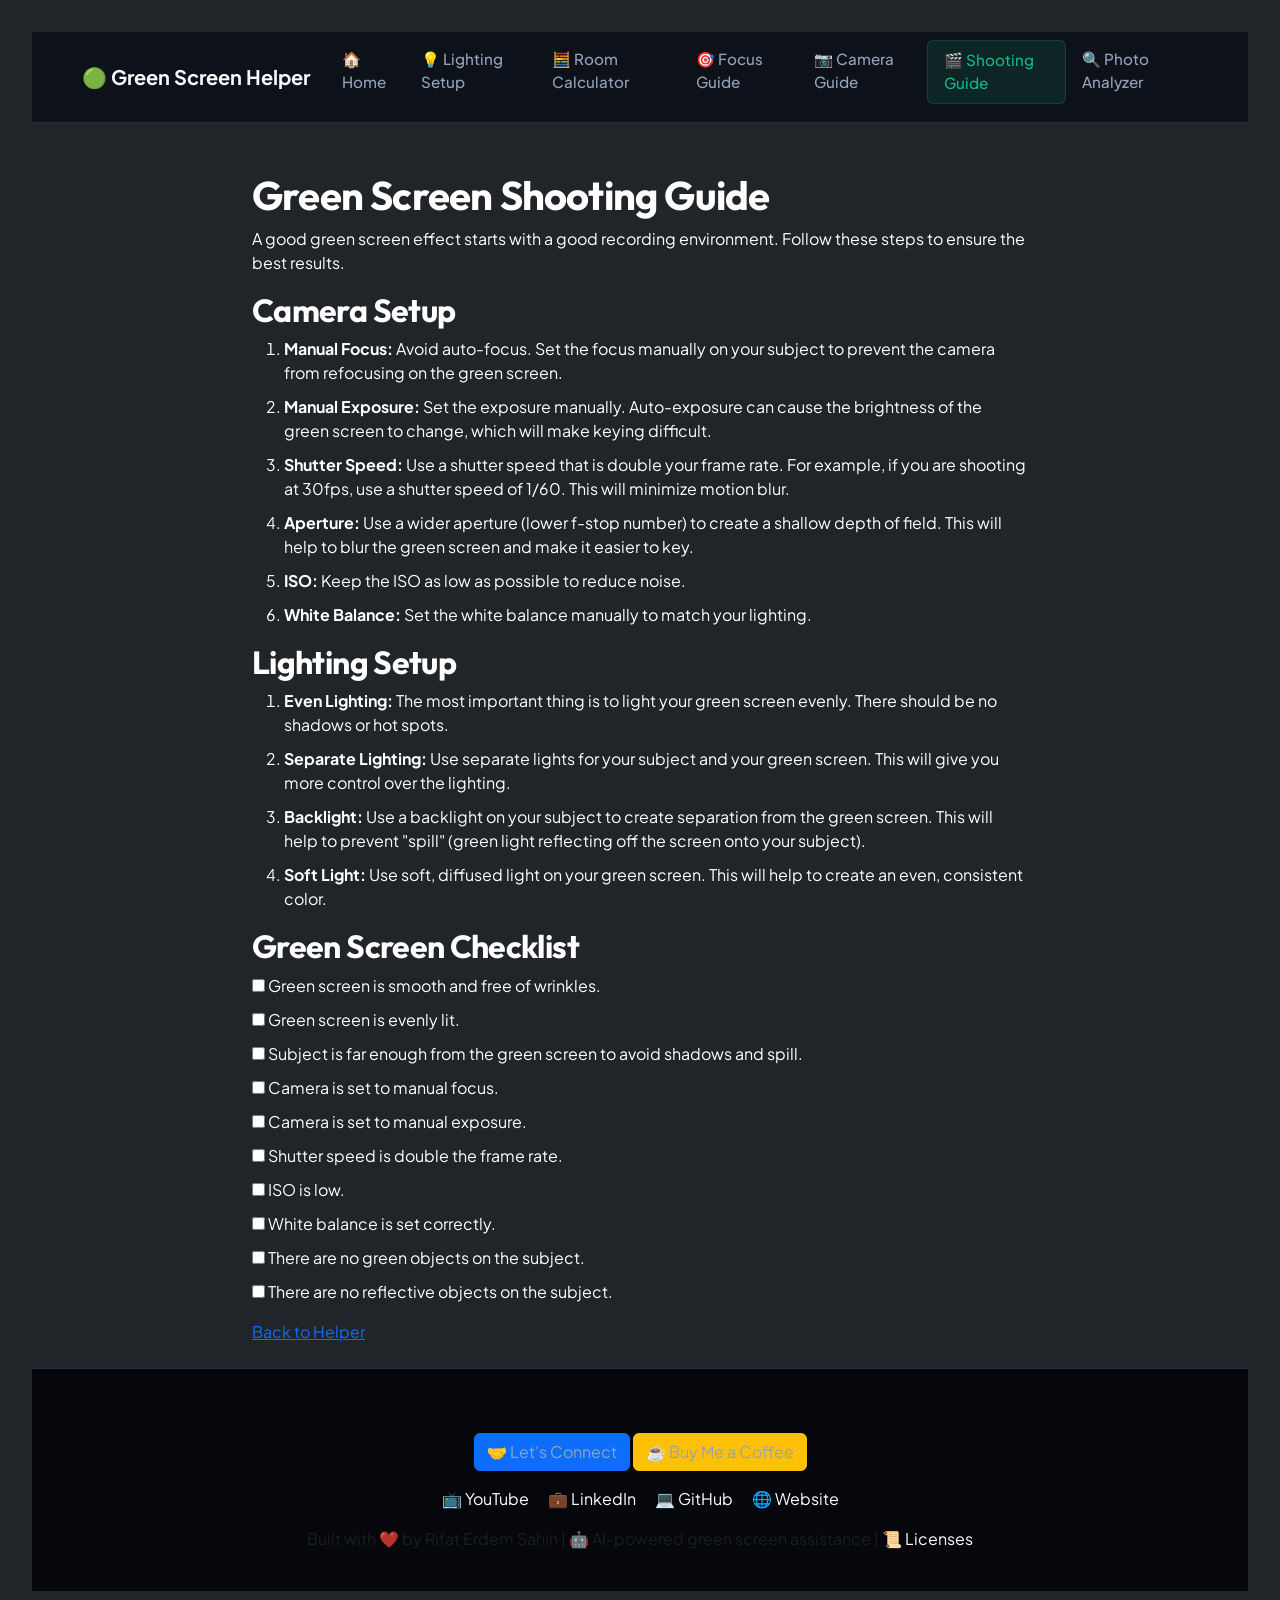
<file: shooting-guide.html>
<!DOCTYPE html>
<html lang="en">
<head>
    <meta charset="UTF-8">
    <meta name="viewport" content="width=device-width, initial-scale=1.0">
    <title>Green Screen Shooting Guide | Green Screen Helper</title>
    <link rel="icon" type="image/svg+xml" href="favicon.svg">
    <!-- Bootstrap CSS -->
    <link href="https://cdn.jsdelivr.net/npm/bootstrap@5.3.0/dist/css/bootstrap.min.css" rel="stylesheet">
    <link rel="stylesheet" href="style.css">
    <style>
        body {
            padding: 2rem;
        }
        .guide-container {
            max-width: 800px;
            margin: 0 auto;
        }
        ul {
            list-style-type: none;
            padding: 0;
        }
        li {
            margin-bottom: 10px;
        }
</style>
</head>
<body class="bg-dark text-white">
    <!-- Navigation Navbar -->
    <nav class="navbar navbar-expand-lg navbar-dark navbar-custom sticky-top mb-4">
        <div class="container">
            <a class="navbar-brand fw-bold" href="index.html">
                🟢 Green Screen Helper
            </a>
            <button class="navbar-toggler" type="button" data-bs-toggle="collapse" data-bs-target="#navbarNav" aria-controls="navbarNav" aria-expanded="false" aria-label="Toggle navigation">
                <span class="navbar-toggler-icon"></span>
            </button>
            <div class="collapse navbar-collapse" id="navbarNav">
                <ul class="navbar-nav ms-auto">
                    <li class="nav-item">
                        <a class="nav-link" href="index.html">🏠 Home</a>
                    </li>
                    <li class="nav-item">
                        <a class="nav-link" href="lighting.html">💡 Lighting Setup</a>
                    </li>
                    <li class="nav-item">
                        <a class="nav-link" href="calculator.html">🧮 Room Calculator</a>
                    </li>
                    <li class="nav-item">
                        <a class="nav-link" href="camera-focus-guide.html">🎯 Focus Guide</a>
                    </li>
                    <li class="nav-item">
                        <a class="nav-link" href="camera-guide.html">📷 Camera Guide</a>
                    </li>
                    <li class="nav-item">
                        <a class="nav-link active" href="shooting-guide.html">🎬 Shooting Guide</a>
                    </li>
                    <li class="nav-item">
                        <a class="nav-link" href="analyzer.html">🔍 Photo Analyzer</a>
                    </li>
                </ul>
            </div>
        </div>
    </nav>
    <div class="container guide-container py-4">
        <h1>Green Screen Shooting Guide</h1>
        <p>A good green screen effect starts with a good recording environment. Follow these steps to ensure the best results.</p>

        <h2>Camera Setup</h2>
        <ol>
            <li><strong>Manual Focus:</strong> Avoid auto-focus. Set the focus manually on your subject to prevent the camera from refocusing on the green screen.</li>
            <li><strong>Manual Exposure:</strong> Set the exposure manually. Auto-exposure can cause the brightness of the green screen to change, which will make keying difficult.</li>
            <li><strong>Shutter Speed:</strong> Use a shutter speed that is double your frame rate. For example, if you are shooting at 30fps, use a shutter speed of 1/60. This will minimize motion blur.</li>
            <li><strong>Aperture:</strong> Use a wider aperture (lower f-stop number) to create a shallow depth of field. This will help to blur the green screen and make it easier to key.</li>
            <li><strong>ISO:</strong> Keep the ISO as low as possible to reduce noise.</li>
            <li><strong>White Balance:</strong> Set the white balance manually to match your lighting.</li>
        </ol>

        <h2>Lighting Setup</h2>
        <ol>
            <li><strong>Even Lighting:</strong> The most important thing is to light your green screen evenly. There should be no shadows or hot spots.</li>
            <li><strong>Separate Lighting:</strong> Use separate lights for your subject and your green screen. This will give you more control over the lighting.</li>
            <li><strong>Backlight:</strong> Use a backlight on your subject to create separation from the green screen. This will help to prevent "spill" (green light reflecting off the screen onto your subject).</li>
            <li><strong>Soft Light:</strong> Use soft, diffused light on your green screen. This will help to create an even, consistent color.</li>
        </ol>

        <h2>Green Screen Checklist</h2>
        <ul>
            <li><input type="checkbox"> Green screen is smooth and free of wrinkles.</li>
            <li><input type="checkbox"> Green screen is evenly lit.</li>
            <li><input type="checkbox"> Subject is far enough from the green screen to avoid shadows and spill.</li>
            <li><input type="checkbox"> Camera is set to manual focus.</li>
            <li><input type="checkbox"> Camera is set to manual exposure.</li>
            <li><input type="checkbox"> Shutter speed is double the frame rate.</li>
            <li><input type="checkbox"> ISO is low.</li>
            <li><input type="checkbox"> White balance is set correctly.</li>
            <li><input type="checkbox"> There are no green objects on the subject.</li>
            <li><input type="checkbox"> There are no reflective objects on the subject.</li>
        </ul>
        <a href="index.html">Back to Helper</a>
    </div>
    
    <script src="https://cdn.jsdelivr.net/npm/bootstrap@5.3.0/dist/js/bootstrap.bundle.min.js"></script>
    <footer class="footer-custom">
        <div class="container text-center">
            <div class="support-buttons my-3">
                <a href="https://www.linkedin.com/in/rifaterdemsahin/" target="_blank" class="btn btn-primary">🤝 Let's Connect</a>
                <a href="https://buymeacoffee.com/rifaterdemsahin" target="_blank" class="btn btn-warning">☕ Buy Me a Coffee</a>
            </div>
            <div class="social-links my-3">
                <a href="https://www.youtube.com/@RifatErdemSahin" target="_blank" class="social-link text-white mx-2">📺 YouTube</a>
                <a href="https://www.linkedin.com/in/rifaterdemsahin/" target="_blank" class="social-link text-white mx-2">💼 LinkedIn</a>
                <a href="https://github.com/rifaterdemsahin/" target="_blank" class="social-link text-white mx-2">💻 GitHub</a>
                <a href="https://hello.rifaterdemsahin.com" target="_blank" class="social-link text-white mx-2">🌐 Website</a>
            </div>
            <p class="text-muted">Built with ❤️ by Rifat Erdem Sahin | 🤖 AI-powered green screen assistance | <a href="licenses.html" class="text-white">📜 Licenses</a></p>
        </div>
    </footer>
</body>
</html>
</file>
<file: style.css>
@import url('https://fonts.googleapis.com/css2?family=Outfit:wght@300;400;500;600;700;800&family=Plus+Jakarta+Sans:wght@300;400;500;600;700;800&display=swap');

:root {
    --bg-dark: #090d16;
    --bg-card: #151c2c;
    --border-color: #242f47;
    --text-primary: #f8fafc;
    --text-secondary: #94a3b8;
    --primary-neon: #10b981;
    --primary-glow: rgba(16, 185, 129, 0.2);
    --blue-neon: #0ea5e9;
    --purple-neon: #a855f7;
    --yellow-neon: #eab308;
    --red-neon: #f43f5e;
}

body {
    background-color: var(--bg-dark);
    color: var(--text-primary);
    font-family: 'Plus Jakarta Sans', -apple-system, BlinkMacSystemFont, "Segoe UI", Roboto, sans-serif;
    min-height: 100vh;
    display: flex;
    flex-direction: column;
}

/* Typography */
h1, h2, h3, h4, h5, h6 {
    font-family: 'Outfit', sans-serif;
    font-weight: 700;
    letter-spacing: -0.02em;
}

/* Glassmorphism Navbar */
.navbar-custom {
    background: rgba(9, 13, 22, 0.8) !important;
    backdrop-filter: blur(12px);
    -webkit-backdrop-filter: blur(12px);
    border-bottom: 1px solid var(--border-color);
    transition: all 0.3s ease;
}

.navbar-custom .navbar-brand {
    font-size: 1.25rem;
    color: var(--text-primary) !important;
    transition: transform 0.2s ease;
}

.navbar-custom .navbar-brand:hover {
    transform: scale(1.02);
}

.navbar-custom .nav-link {
    color: var(--text-secondary) !important;
    font-weight: 500;
    font-size: 0.95rem;
    padding: 0.5rem 1rem !important;
    border-radius: 6px;
    transition: all 0.2s ease;
}

.navbar-custom .nav-link:hover {
    color: var(--primary-neon) !important;
    background: rgba(16, 185, 129, 0.08);
}

.navbar-custom .nav-link.active {
    color: var(--primary-neon) !important;
    background: rgba(16, 185, 129, 0.12);
    border: 1px solid rgba(16, 185, 129, 0.2);
}

/* Custom Cards & Sections */
.card-custom {
    background-color: var(--bg-card);
    border: 1px solid var(--border-color);
    border-radius: 16px;
    transition: all 0.3s cubic-bezier(0.4, 0, 0.2, 1);
    box-shadow: 0 4px 20px rgba(0, 0, 0, 0.2);
}

.card-custom:hover {
    border-color: rgba(16, 185, 129, 0.4);
    box-shadow: 0 10px 30px rgba(16, 185, 129, 0.08);
    transform: translateY(-2px);
}

.video-container {
    border: 2px solid var(--border-color);
    border-radius: 12px;
    overflow: hidden;
    box-shadow: 0 10px 30px rgba(0,0,0,0.5);
    background: #000;
}

canvas {
    pointer-events: none;
}

.btn-custom-primary {
    background: linear-gradient(135deg, #10b981 0%, #059669 100%);
    border: none;
    color: white;
    font-weight: 600;
    padding: 0.6rem 1.2rem;
    border-radius: 8px;
    transition: all 0.2s ease;
}

.btn-custom-primary:hover {
    transform: translateY(-1px);
    box-shadow: 0 4px 12px rgba(16, 185, 129, 0.35);
}

.btn-custom-secondary {
    background: rgba(255, 255, 255, 0.05);
    border: 1px solid var(--border-color);
    color: var(--text-primary);
    font-weight: 500;
    padding: 0.6rem 1.2rem;
    border-radius: 8px;
    transition: all 0.2s ease;
}

.btn-custom-secondary:hover {
    background: rgba(255, 255, 255, 0.1);
    border-color: var(--text-secondary);
}

/* Footer Section */
.footer-custom {
    background-color: #05070c;
    border-top: 1px solid var(--border-color);
    padding: 3rem 0 1.5rem;
    margin-top: auto;
}

.footer-custom a {
    color: var(--text-secondary);
    text-decoration: none;
    transition: color 0.2s;
}

.footer-custom a:hover {
    color: var(--primary-neon);
}

/* Interactive Simulator Elements */
.room-wall {
    stroke: var(--border-color);
    stroke-width: 3;
    fill: #0d131f;
}

.beam-path {
    transition: opacity 0.3s ease;
}

.light-bulb {
    cursor: pointer;
    transition: all 0.3s ease;
}

.light-bulb:hover {
    filter: drop-shadow(0px 0px 8px var(--yellow-neon));
}

.active-light {
    filter: drop-shadow(0px 0px 12px var(--yellow-neon));
}

/* Switch Controls */
.form-check-input:checked {
    background-color: var(--primary-neon);
    border-color: var(--primary-neon);
}
</file>
